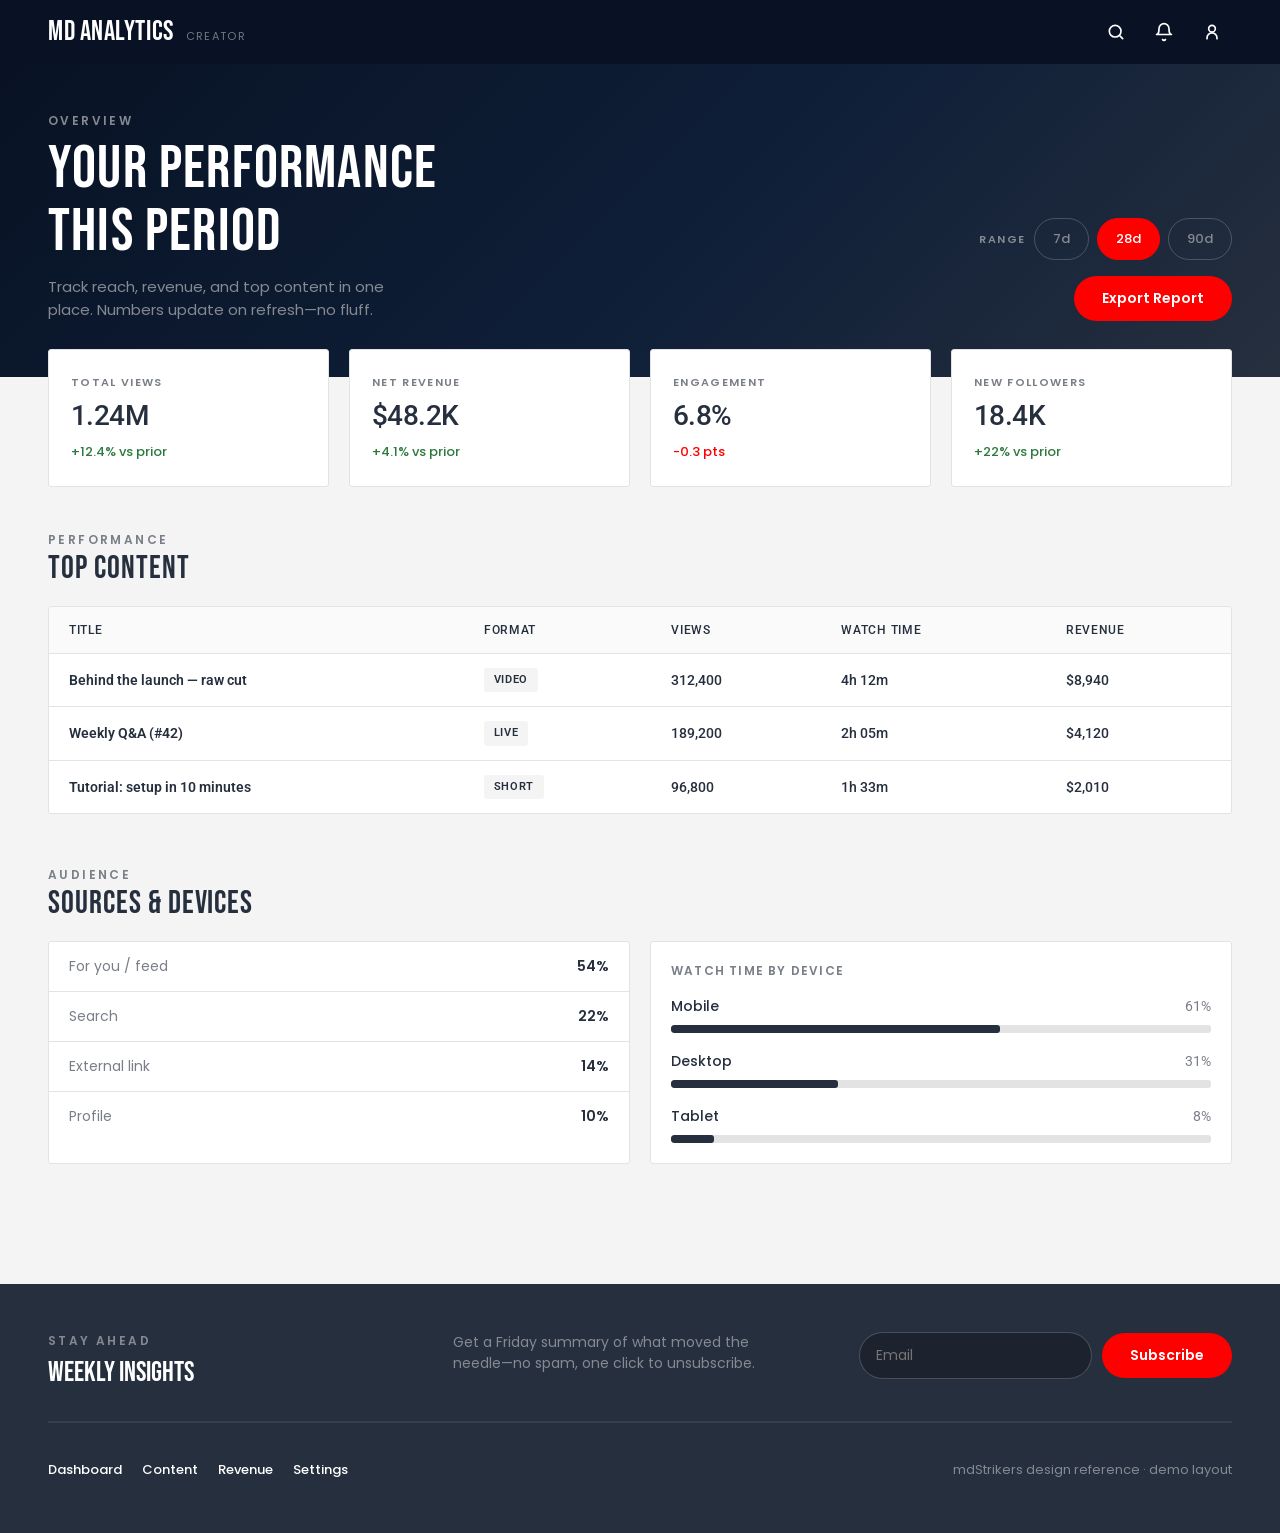
<file: design_systems/creator-analytics.html>
<!DOCTYPE html>
<html lang="en">
<head>
  <meta charset="UTF-8" />
  <meta name="viewport" content="width=device-width, initial-scale=1" />
  <title>Creator Analytics — Dashboard</title>
  <link rel="preconnect" href="https://fonts.googleapis.com" />
  <link rel="preconnect" href="https://fonts.gstatic.com" crossorigin />
  <link href="https://fonts.googleapis.com/css2?family=Bebas+Neue&family=Poppins:wght@400;500;600;700&family=Roboto:wght@400;500&display=swap" rel="stylesheet" />
  <style>
    :root {
      --bg-wash: #f4f4f4;
      --surface: #ffffff;
      --hero-dark: #081224;
      --footer-band: #262f3e;
      --deep-ui: #101010;
      --text-body: #797e87;
      --text-heading: #262f3e;
      --text-on-dark-muted: #848992;
      --text-on-dark: #ffffff;
      --accent: #ff0000;
      --hairline: #e3e3e3;
      --max: 1308px;
      --pad-x: 48px;
      --transition: 0.3s ease;
    }

    *,
    *::before,
    *::after {
      box-sizing: border-box;
    }

    body {
      margin: 0;
      font-family: "Poppins", system-ui, sans-serif;
      font-size: 16px;
      line-height: 1.5;
      color: var(--text-body);
      background: var(--bg-wash);
      min-height: 100vh;
    }

    a {
      color: inherit;
      text-decoration: none;
      transition: color var(--transition);
    }

    a:hover {
      color: var(--accent);
    }

    .shell {
      max-width: var(--max);
      margin: 0 auto;
      padding-left: var(--pad-x);
      padding-right: var(--pad-x);
    }

    /* —— Header (scheme_dark) —— */
    .top-bar {
      background: var(--hero-dark);
      color: var(--text-on-dark-muted);
      font-size: 14px;
    }

    .top-bar__inner {
      display: flex;
      align-items: center;
      justify-content: space-between;
      min-height: 64px;
      gap: 24px;
    }

    .brand {
      display: flex;
      align-items: baseline;
      gap: 12px;
    }

    .brand__mark {
      font-family: "Bebas Neue", Impact, sans-serif;
      font-size: 28px;
      letter-spacing: 0.02em;
      color: var(--text-on-dark);
      line-height: 1;
    }

    .brand__tag {
      font-size: 11px;
      text-transform: uppercase;
      letter-spacing: 0.12em;
      opacity: 0.85;
    }

    .nav-actions {
      display: flex;
      align-items: center;
      gap: 8px;
    }

    .nav-actions a {
      display: inline-flex;
      align-items: center;
      justify-content: center;
      width: 40px;
      height: 40px;
      border-radius: 3px;
      color: var(--text-on-dark);
    }

    .nav-actions a:hover {
      color: var(--accent);
      background: rgba(255, 255, 255, 0.06);
    }

    .nav-actions svg {
      width: 20px;
      height: 20px;
      stroke: currentColor;
      fill: none;
      stroke-width: 2;
    }

    /* —— Hero band —— */
    .hero {
      background: linear-gradient(135deg, var(--hero-dark) 0%, #0f1f38 55%, var(--footer-band) 100%);
      color: var(--text-on-dark);
      padding: 48px 0 56px;
    }

    .hero__subtitle {
      display: block;
      font-size: 12px;
      font-weight: 600;
      letter-spacing: 0.2em;
      text-transform: uppercase;
      color: var(--text-on-dark-muted);
      margin-bottom: 8px;
    }

    .hero__title {
      font-family: "Bebas Neue", Impact, sans-serif;
      font-size: clamp(2.5rem, 5vw, 3.75rem);
      font-weight: 400;
      line-height: 1.05;
      letter-spacing: 0.02em;
      margin: 0 0 12px;
      color: var(--text-on-dark);
    }

    .hero__lead {
      max-width: 42ch;
      margin: 0;
      font-size: 15px;
      color: var(--text-on-dark-muted);
    }

    .hero__row {
      display: flex;
      flex-wrap: wrap;
      align-items: flex-end;
      justify-content: space-between;
      gap: 24px;
    }

    .period {
      display: flex;
      align-items: center;
      gap: 8px;
      flex-wrap: wrap;
    }

    .period__label {
      font-size: 11px;
      font-weight: 600;
      letter-spacing: 0.14em;
      text-transform: uppercase;
      color: var(--text-on-dark-muted);
    }

    .period button {
      font-family: inherit;
      font-size: 13px;
      font-weight: 500;
      padding: 10px 18px;
      border-radius: 32px;
      border: 1px solid rgba(255, 255, 255, 0.2);
      background: transparent;
      color: var(--text-on-dark-muted);
      cursor: pointer;
      transition: background var(--transition), color var(--transition), border-color var(--transition);
    }

    .period button:hover {
      color: var(--text-on-dark);
      border-color: rgba(255, 255, 255, 0.35);
    }

    .period button.is-active {
      background: var(--accent);
      border-color: var(--accent);
      color: #fff;
    }

    .btn-primary {
      display: inline-flex;
      align-items: center;
      justify-content: center;
      font-family: inherit;
      font-size: 14px;
      font-weight: 600;
      padding: 12px 28px;
      border: none;
      border-radius: 32px;
      background: var(--accent);
      color: #fff;
      cursor: pointer;
      transition: filter var(--transition), transform 0.2s ease;
    }

    .btn-primary:hover {
      filter: brightness(1.08);
    }

    /* —— Main stats (white band) —— */
    .main {
      margin-top: -28px;
      padding-bottom: 72px;
    }

    .stat-grid {
      display: grid;
      grid-template-columns: repeat(4, 1fr);
      gap: 20px;
      margin-bottom: 40px;
    }

    .stat-card {
      background: var(--surface);
      border: 1px solid var(--hairline);
      border-radius: 3px;
      padding: 24px 22px;
      transition: border-color var(--transition);
    }

    .stat-card:hover {
      border-color: #c8c8c8;
    }

    .stat-card__label {
      font-size: 11px;
      font-weight: 600;
      letter-spacing: 0.12em;
      text-transform: uppercase;
      color: var(--text-body);
      margin-bottom: 8px;
    }

    .stat-card__value {
      font-family: "Roboto", sans-serif;
      font-size: 28px;
      font-weight: 500;
      color: var(--text-heading);
      line-height: 1.2;
      letter-spacing: -0.02em;
    }

    .stat-card__delta {
      margin-top: 10px;
      font-size: 13px;
      font-weight: 500;
    }

    .stat-card__delta--up {
      color: #2d7a3e;
    }

    .stat-card__delta--down {
      color: var(--accent);
    }

    /* —— Section: table —— */
    .section {
      margin-bottom: 48px;
    }

    .section__subtitle {
      font-size: 12px;
      font-weight: 600;
      letter-spacing: 0.2em;
      text-transform: uppercase;
      color: var(--text-body);
      margin-bottom: 6px;
    }

    .section__title {
      font-family: "Bebas Neue", Impact, sans-serif;
      font-size: 2rem;
      font-weight: 400;
      letter-spacing: 0.03em;
      color: var(--text-heading);
      margin: 0 0 20px;
      line-height: 1.1;
    }

    .panel {
      background: var(--surface);
      border: 1px solid var(--hairline);
      border-radius: 3px;
      overflow: hidden;
    }

    .data-table-wrap {
      overflow-x: auto;
    }

    table.data-table {
      width: 100%;
      border-collapse: collapse;
      font-family: "Roboto", sans-serif;
      font-size: 14px;
    }

    .data-table th,
    .data-table td {
      padding: 14px 20px;
      text-align: left;
      border-bottom: 1px solid var(--hairline);
    }

    .data-table th {
      font-weight: 500;
      color: var(--text-heading);
      background: #fafafa;
      font-size: 12px;
      letter-spacing: 0.06em;
      text-transform: uppercase;
    }

    .data-table tbody tr:last-child td {
      border-bottom: none;
    }

    .data-table tbody tr:hover td {
      background: #f9fafb;
    }

    .data-table td.num {
      font-variant-numeric: tabular-nums;
      font-weight: 500;
      color: var(--text-heading);
    }

    .pill {
      display: inline-block;
      font-size: 11px;
      font-weight: 600;
      letter-spacing: 0.06em;
      text-transform: uppercase;
      padding: 4px 10px;
      border-radius: 3px;
      background: var(--bg-wash);
      color: var(--text-heading);
    }

    /* —— Audience strip —— */
    .split {
      display: grid;
      grid-template-columns: 1fr 1fr;
      gap: 20px;
    }

    .mini-list {
      list-style: none;
      margin: 0;
      padding: 0;
    }

    .mini-list li {
      display: flex;
      justify-content: space-between;
      align-items: center;
      padding: 14px 20px;
      border-bottom: 1px solid var(--hairline);
      font-size: 14px;
    }

    .mini-list li:last-child {
      border-bottom: none;
    }

    .mini-list strong {
      color: var(--text-heading);
      font-weight: 600;
    }

    .bar {
      height: 8px;
      background: var(--hairline);
      border-radius: 3px;
      overflow: hidden;
      margin-top: 8px;
    }

    .bar > span {
      display: block;
      height: 100%;
      background: var(--text-heading);
      border-radius: 3px;
    }

    /* —— Footer —— */
    .footer {
      background: var(--footer-band);
      color: var(--text-on-dark-muted);
      font-size: 14px;
      padding: 48px 0 40px;
    }

    .footer__divider {
      height: 2px;
      background: rgba(255, 255, 255, 0.08);
      margin: 32px 0 24px;
    }

    .footer__row {
      display: flex;
      flex-wrap: wrap;
      justify-content: space-between;
      align-items: center;
      gap: 16px;
    }

    .footer__links {
      display: flex;
      flex-wrap: wrap;
      gap: 20px;
    }

    .footer__links a {
      color: var(--text-on-dark);
      font-weight: 500;
      font-size: 13px;
    }

    .footer__links a:hover {
      color: var(--accent);
    }

    .footer__copy {
      font-size: 13px;
    }

    .footer__cta {
      display: grid;
      grid-template-columns: repeat(3, 1fr);
      gap: 32px;
      align-items: start;
    }

    .btn-primary:focus-visible,
    .period button:focus-visible,
    a:focus-visible {
      outline: 2px solid var(--accent);
      outline-offset: 2px;
    }

    @media (max-width: 1024px) {
      :root {
        --pad-x: 28px;
      }

      .stat-grid {
        grid-template-columns: repeat(2, 1fr);
      }

      .split {
        grid-template-columns: 1fr;
      }

      .footer__cta {
        grid-template-columns: 1fr;
      }
    }

    @media (max-width: 767px) {
      :root {
        --pad-x: 16px;
      }

      .hero {
        padding: 36px 0 44px;
      }

      .stat-grid {
        grid-template-columns: 1fr;
      }

      .top-bar__inner {
        flex-direction: column;
        align-items: flex-start;
        padding-top: 16px;
        padding-bottom: 16px;
      }

      .hero__row {
        flex-direction: column;
        align-items: flex-start;
      }
    }
  </style>
</head>
<body>
  <header class="top-bar">
    <div class="shell top-bar__inner">
      <div class="brand">
        <span class="brand__mark">MD ANALYTICS</span>
        <span class="brand__tag">Creator</span>
      </div>
      <nav class="nav-actions" aria-label="Account">
        <a href="#" title="Search" aria-label="Search">
          <svg viewBox="0 0 24 24"><circle cx="11" cy="11" r="7" /><path d="M20 20l-3-3" stroke-linecap="round" /></svg>
        </a>
        <a href="#" title="Notifications" aria-label="Notifications">
          <svg viewBox="0 0 24 24"><path d="M18 8a6 6 0 10-12 0c0 7-3 7-3 7h18s-3 0-3-7M13.73 21a2 2 0 01-3.46 0" stroke-linecap="round" stroke-linejoin="round" /></svg>
        </a>
        <a href="#" title="Account" aria-label="Account">
          <svg viewBox="0 0 24 24"><circle cx="12" cy="8" r="4" /><path d="M6 20v-1a6 6 0 0112 0v1" stroke-linecap="round" /></svg>
        </a>
      </nav>
    </div>
  </header>

  <section class="hero">
    <div class="shell hero__row">
      <div>
        <span class="hero__subtitle">Overview</span>
        <h1 class="hero__title">Your performance<br />this period</h1>
        <p class="hero__lead">
          Track reach, revenue, and top content in one place. Numbers update on refresh—no fluff.
        </p>
      </div>
      <div style="display: flex; flex-direction: column; align-items: flex-end; gap: 16px;">
        <div class="period" role="group" aria-label="Date range">
          <span class="period__label">Range</span>
          <button type="button">7d</button>
          <button type="button" class="is-active">28d</button>
          <button type="button">90d</button>
        </div>
        <button type="button" class="btn-primary">Export Report</button>
      </div>
    </div>
  </section>

  <main class="main">
    <div class="shell">
      <div class="stat-grid">
        <article class="stat-card">
          <div class="stat-card__label">Total views</div>
          <div class="stat-card__value">1.24M</div>
          <div class="stat-card__delta stat-card__delta--up">+12.4% vs prior</div>
        </article>
        <article class="stat-card">
          <div class="stat-card__label">Net revenue</div>
          <div class="stat-card__value">$48.2K</div>
          <div class="stat-card__delta stat-card__delta--up">+4.1% vs prior</div>
        </article>
        <article class="stat-card">
          <div class="stat-card__label">Engagement</div>
          <div class="stat-card__value">6.8%</div>
          <div class="stat-card__delta stat-card__delta--down">-0.3 pts</div>
        </article>
        <article class="stat-card">
          <div class="stat-card__label">New followers</div>
          <div class="stat-card__value">18.4K</div>
          <div class="stat-card__delta stat-card__delta--up">+22% vs prior</div>
        </article>
      </div>

      <section class="section" aria-labelledby="top-content-heading">
        <span class="section__subtitle">Performance</span>
        <h2 id="top-content-heading" class="section__title">Top content</h2>
        <div class="panel data-table-wrap">
          <table class="data-table">
            <thead>
              <tr>
                <th>Title</th>
                <th>Format</th>
                <th>Views</th>
                <th>Watch time</th>
                <th>Revenue</th>
              </tr>
            </thead>
            <tbody>
              <tr>
                <td><strong style="color: var(--text-heading); font-weight: 600;">Behind the launch — raw cut</strong></td>
                <td><span class="pill">Video</span></td>
                <td class="num">312,400</td>
                <td class="num">4h 12m</td>
                <td class="num">$8,940</td>
              </tr>
              <tr>
                <td><strong style="color: var(--text-heading); font-weight: 600;">Weekly Q&amp;A (#42)</strong></td>
                <td><span class="pill">Live</span></td>
                <td class="num">189,200</td>
                <td class="num">2h 05m</td>
                <td class="num">$4,120</td>
              </tr>
              <tr>
                <td><strong style="color: var(--text-heading); font-weight: 600;">Tutorial: setup in 10 minutes</strong></td>
                <td><span class="pill">Short</span></td>
                <td class="num">96,800</td>
                <td class="num">1h 33m</td>
                <td class="num">$2,010</td>
              </tr>
            </tbody>
          </table>
        </div>
      </section>

      <section class="section" aria-labelledby="audience-heading">
        <span class="section__subtitle">Audience</span>
        <h2 id="audience-heading" class="section__title">Sources &amp; devices</h2>
        <div class="split">
          <div class="panel">
            <ul class="mini-list">
              <li>
                <span>For you / feed</span>
                <strong>54%</strong>
              </li>
              <li>
                <span>Search</span>
                <strong>22%</strong>
              </li>
              <li>
                <span>External link</span>
                <strong>14%</strong>
              </li>
              <li>
                <span>Profile</span>
                <strong>10%</strong>
              </li>
            </ul>
          </div>
          <div class="panel" style="padding: 20px;">
            <div style="font-size: 12px; font-weight: 600; letter-spacing: 0.1em; text-transform: uppercase; color: var(--text-body); margin-bottom: 16px;">
              Watch time by device
            </div>
            <div style="margin-bottom: 18px;">
              <div style="display: flex; justify-content: space-between; font-size: 14px; margin-bottom: 6px;">
                <span style="color: var(--text-heading); font-weight: 500;">Mobile</span>
                <span class="num" style="font-family: Roboto, sans-serif;">61%</span>
              </div>
              <div class="bar"><span style="width: 61%;"></span></div>
            </div>
            <div style="margin-bottom: 18px;">
              <div style="display: flex; justify-content: space-between; font-size: 14px; margin-bottom: 6px;">
                <span style="color: var(--text-heading); font-weight: 500;">Desktop</span>
                <span class="num" style="font-family: Roboto, sans-serif;">31%</span>
              </div>
              <div class="bar"><span style="width: 31%;"></span></div>
            </div>
            <div>
              <div style="display: flex; justify-content: space-between; font-size: 14px; margin-bottom: 6px;">
                <span style="color: var(--text-heading); font-weight: 500;">Tablet</span>
                <span class="num" style="font-family: Roboto, sans-serif;">8%</span>
              </div>
              <div class="bar"><span style="width: 8%;"></span></div>
            </div>
          </div>
        </div>
      </section>
    </div>
  </main>

  <footer class="footer">
    <div class="shell">
      <div class="footer__cta">
        <div>
          <div class="section__subtitle" style="color: var(--text-on-dark-muted); margin-bottom: 8px;">Stay ahead</div>
          <div style="font-family: 'Bebas Neue', Impact, sans-serif; font-size: 1.75rem; color: var(--text-on-dark); line-height: 1.1;">
            Weekly insights
          </div>
        </div>
        <p style="margin: 0; max-width: 36ch;">
          Get a Friday summary of what moved the needle—no spam, one click to unsubscribe.
        </p>
        <div style="display: flex; flex-wrap: wrap; gap: 10px; align-items: center;">
          <input
            type="email"
            placeholder="Email"
            aria-label="Email for digest"
            style="flex: 1; min-width: 160px; padding: 12px 16px; border: 1px solid rgba(255,255,255,0.2); border-radius: 32px; background: rgba(0,0,0,0.25); color: #fff; font-family: inherit; font-size: 14px;"
          />
          <button type="button" class="btn-primary">Subscribe</button>
        </div>
      </div>
      <div class="footer__divider"></div>
      <div class="footer__row">
        <div class="footer__links">
          <a href="#">Dashboard</a>
          <a href="#">Content</a>
          <a href="#">Revenue</a>
          <a href="#">Settings</a>
        </div>
        <p class="footer__copy">mdStrikers design reference · demo layout</p>
      </div>
    </div>
  </footer>
</body>
</html>
</file>
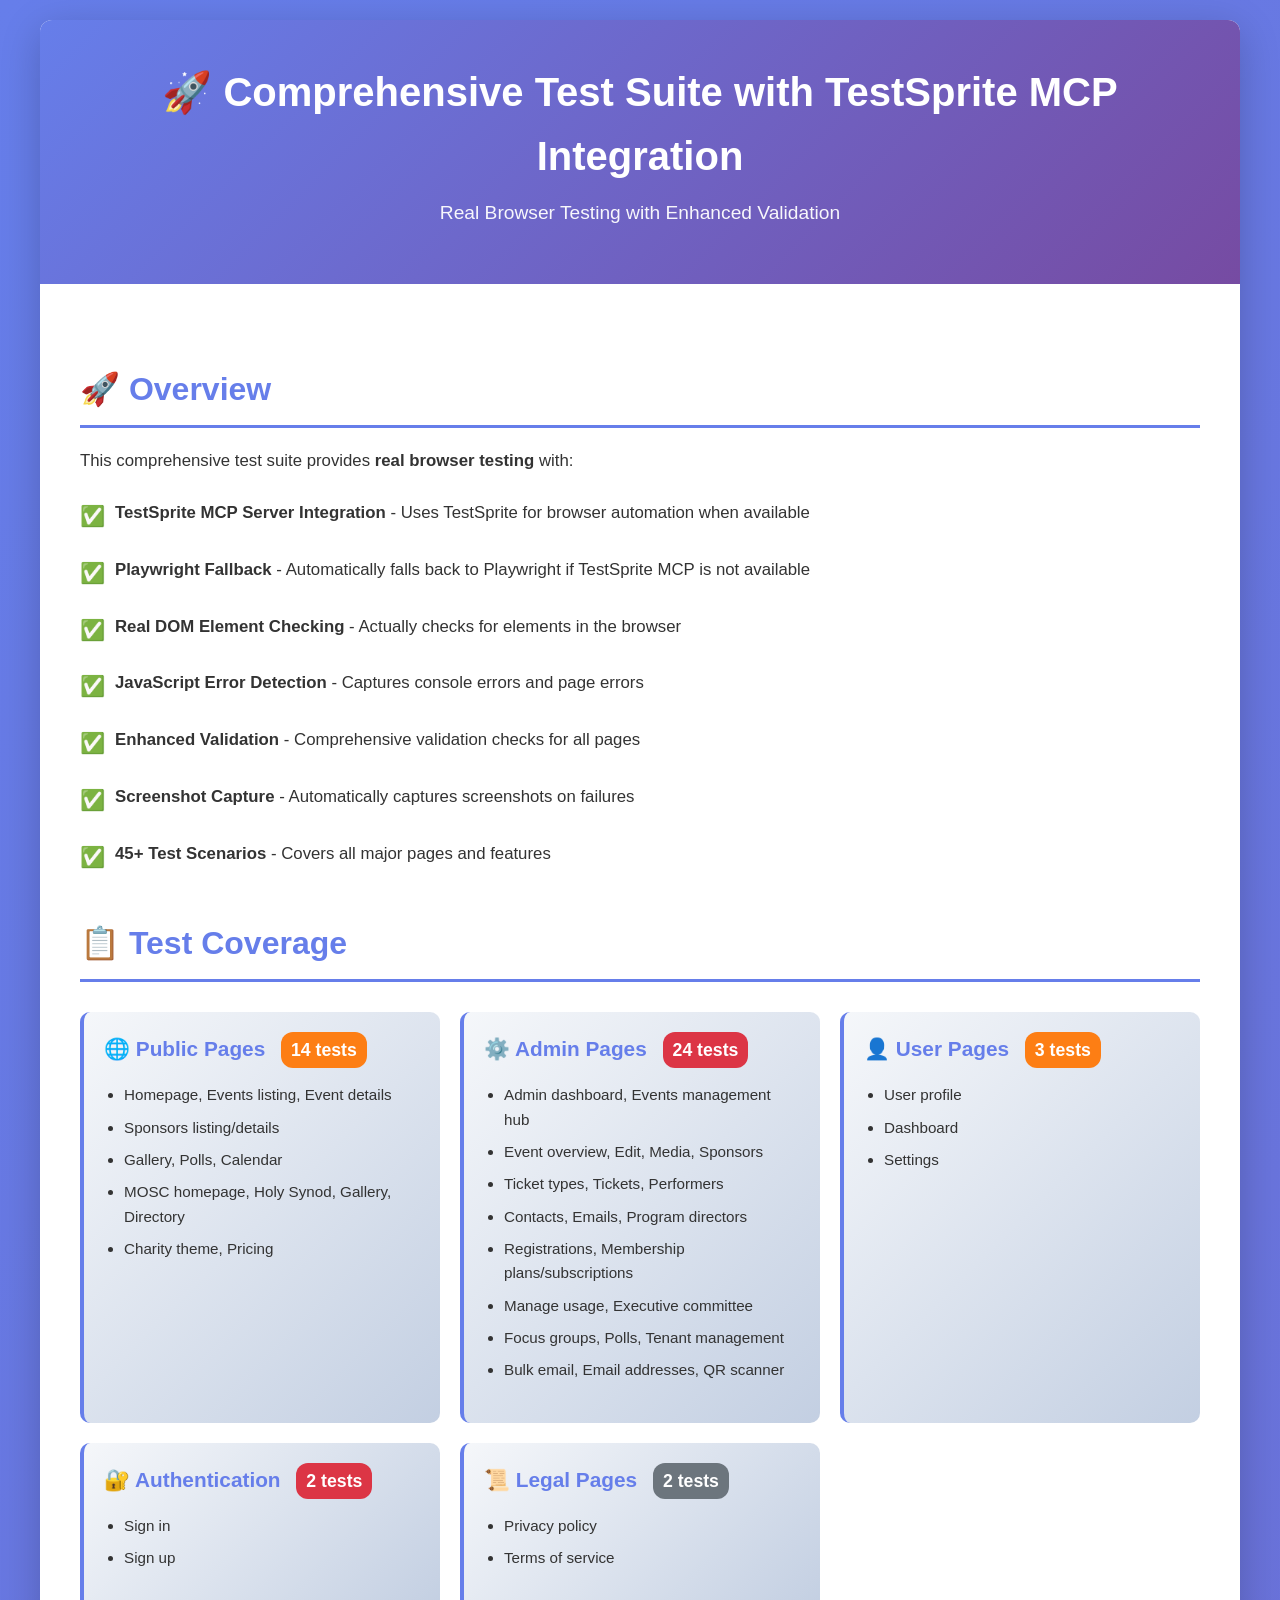
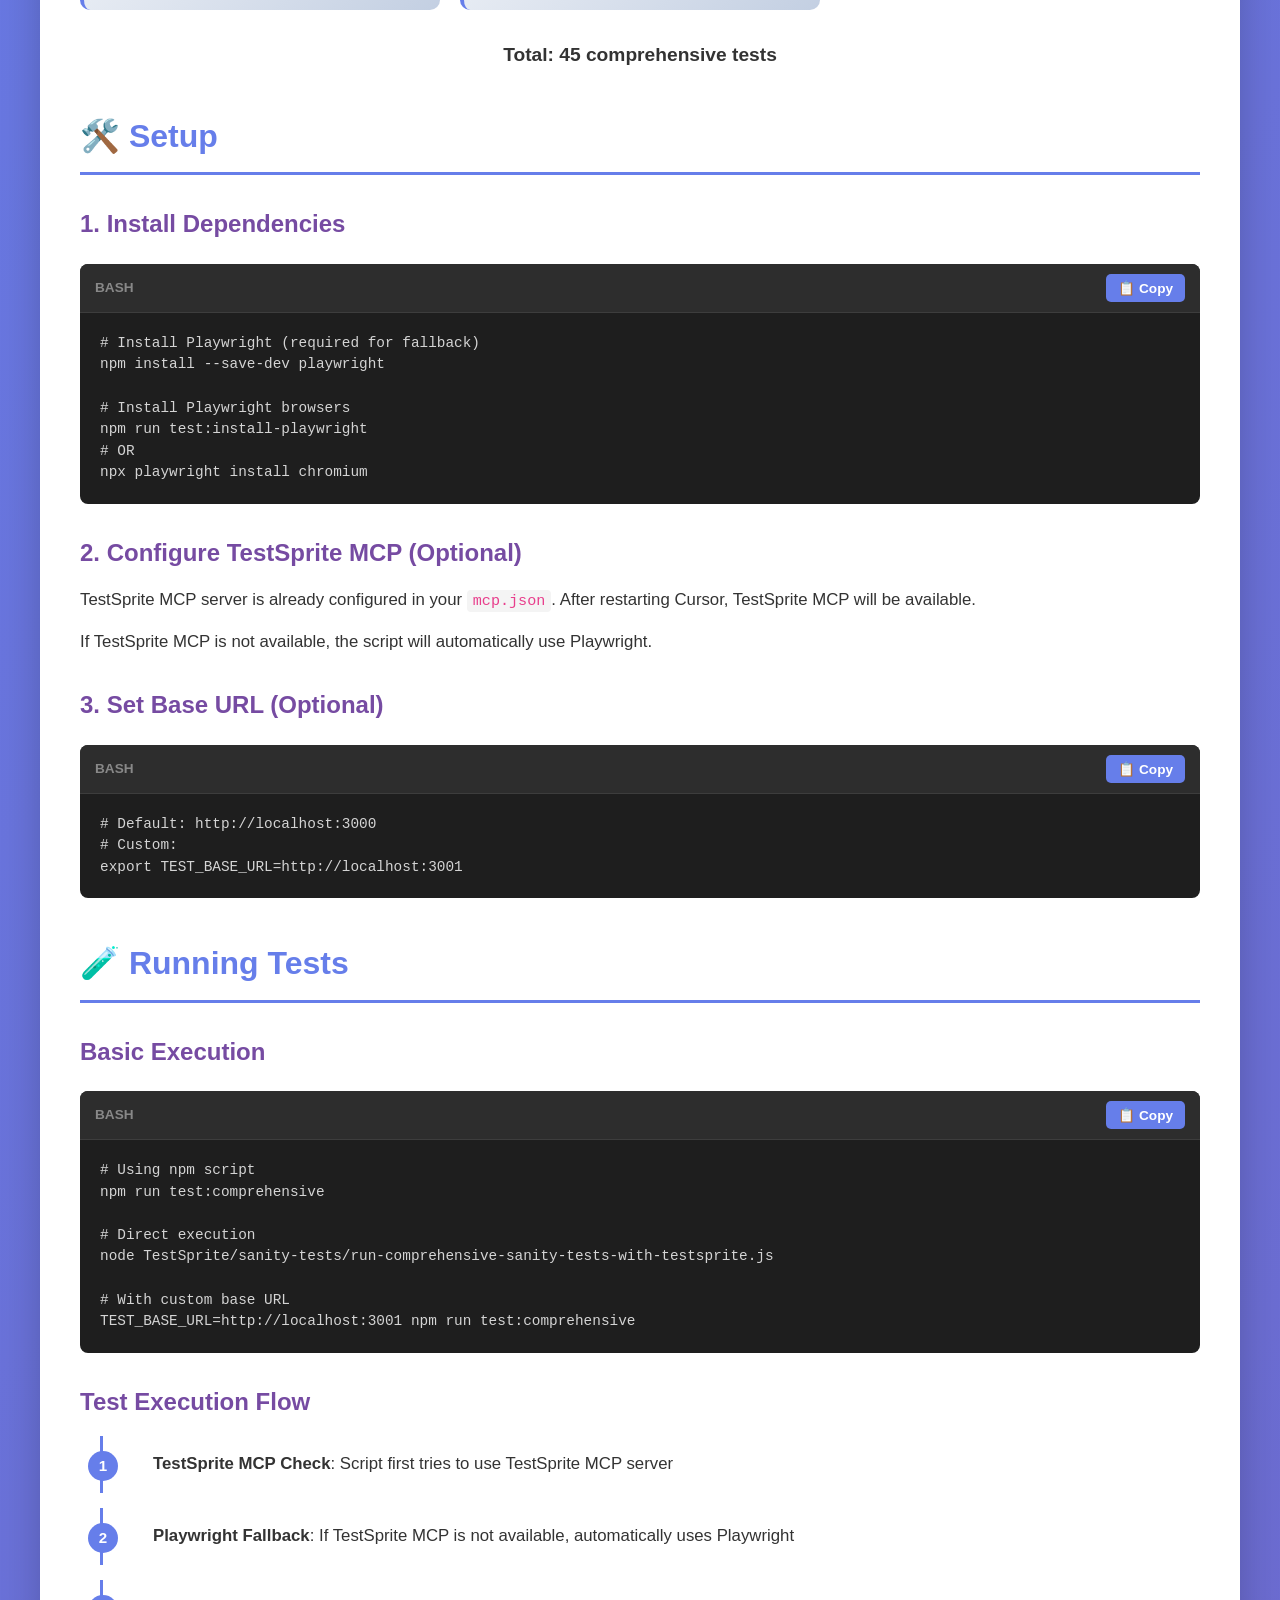
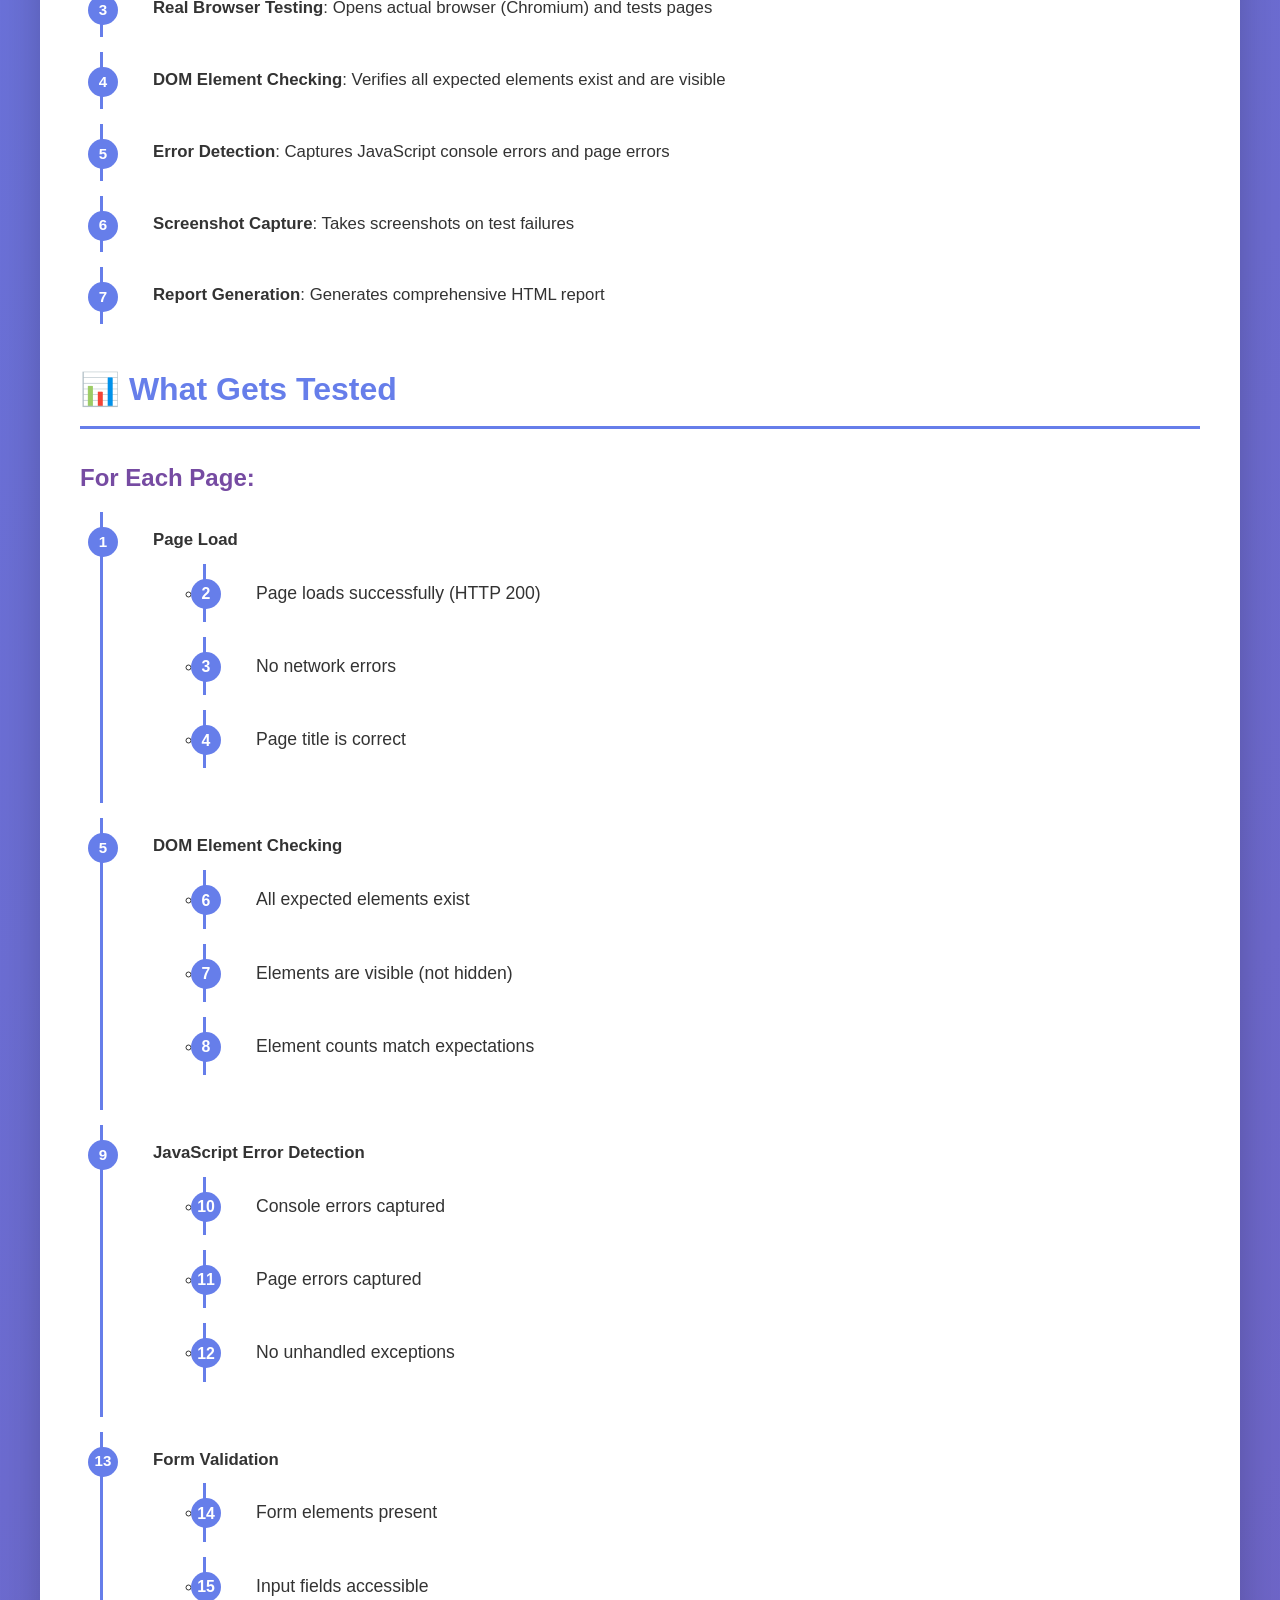
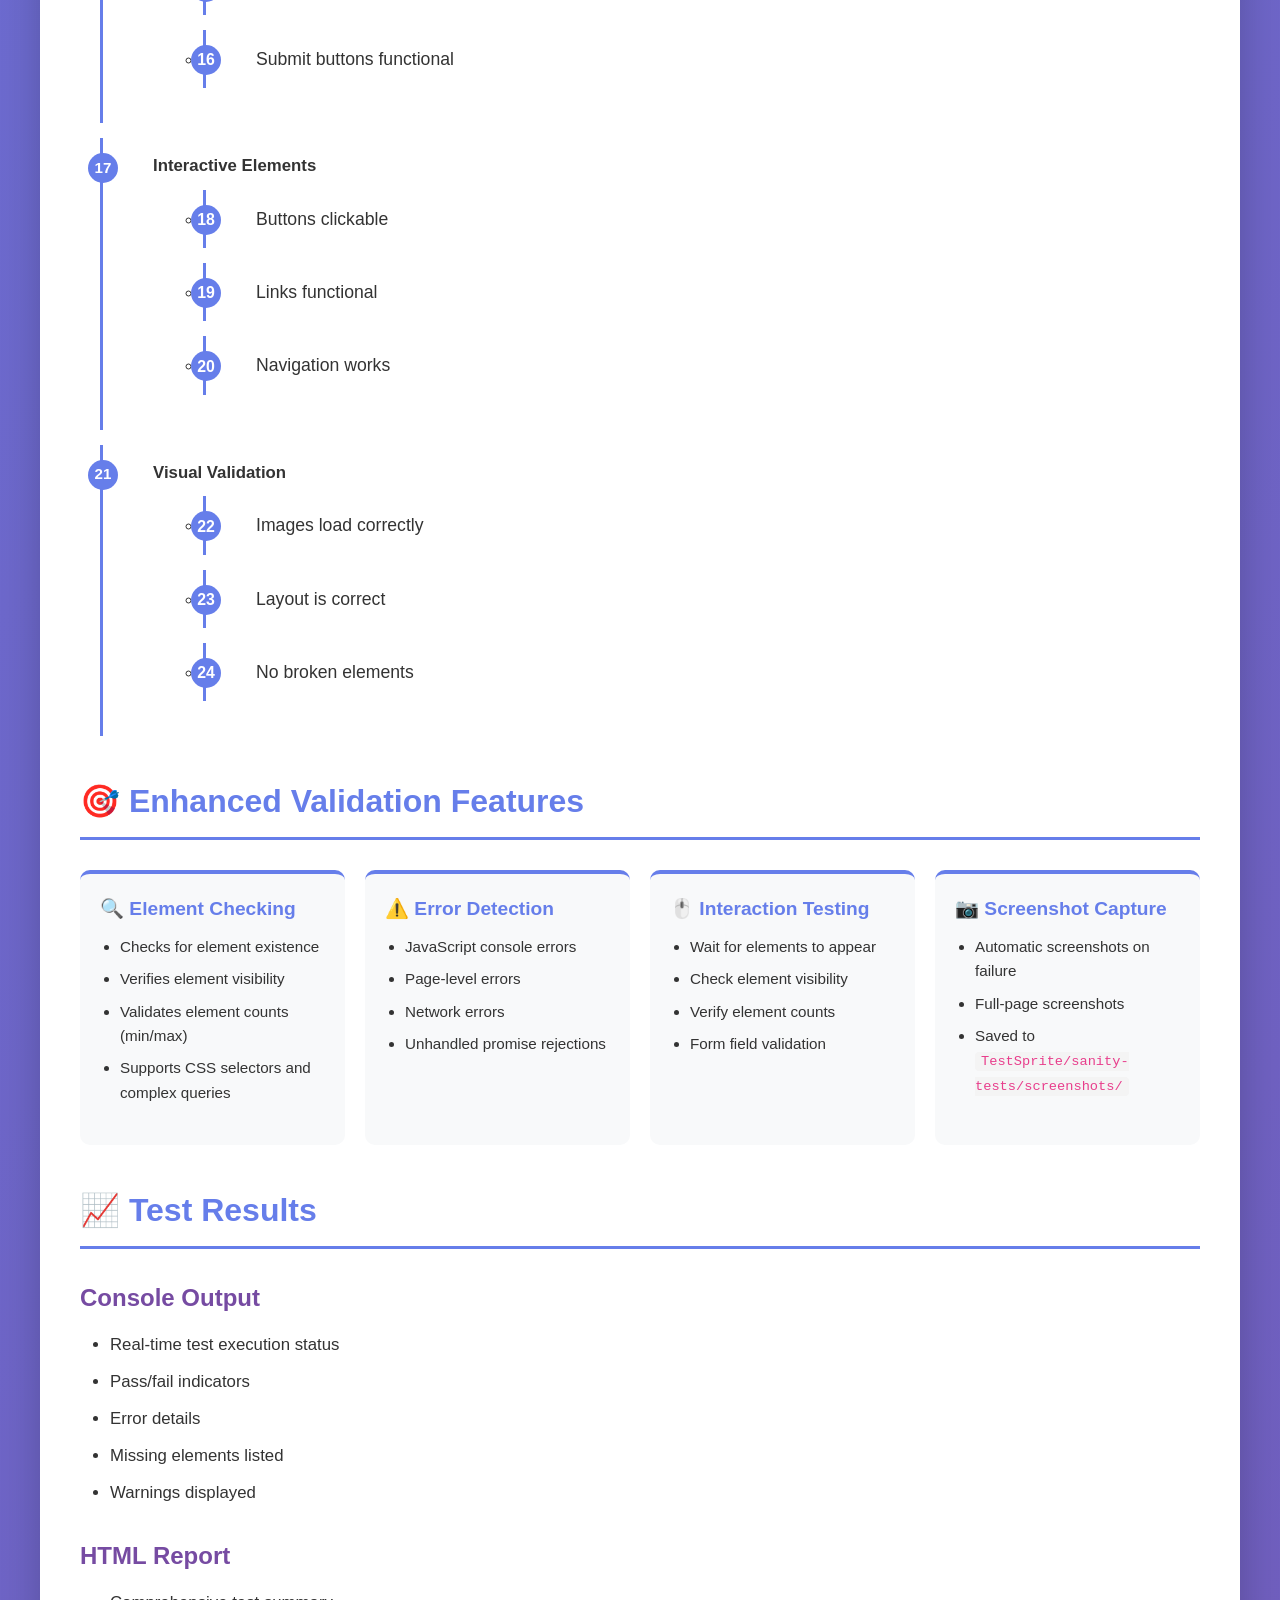
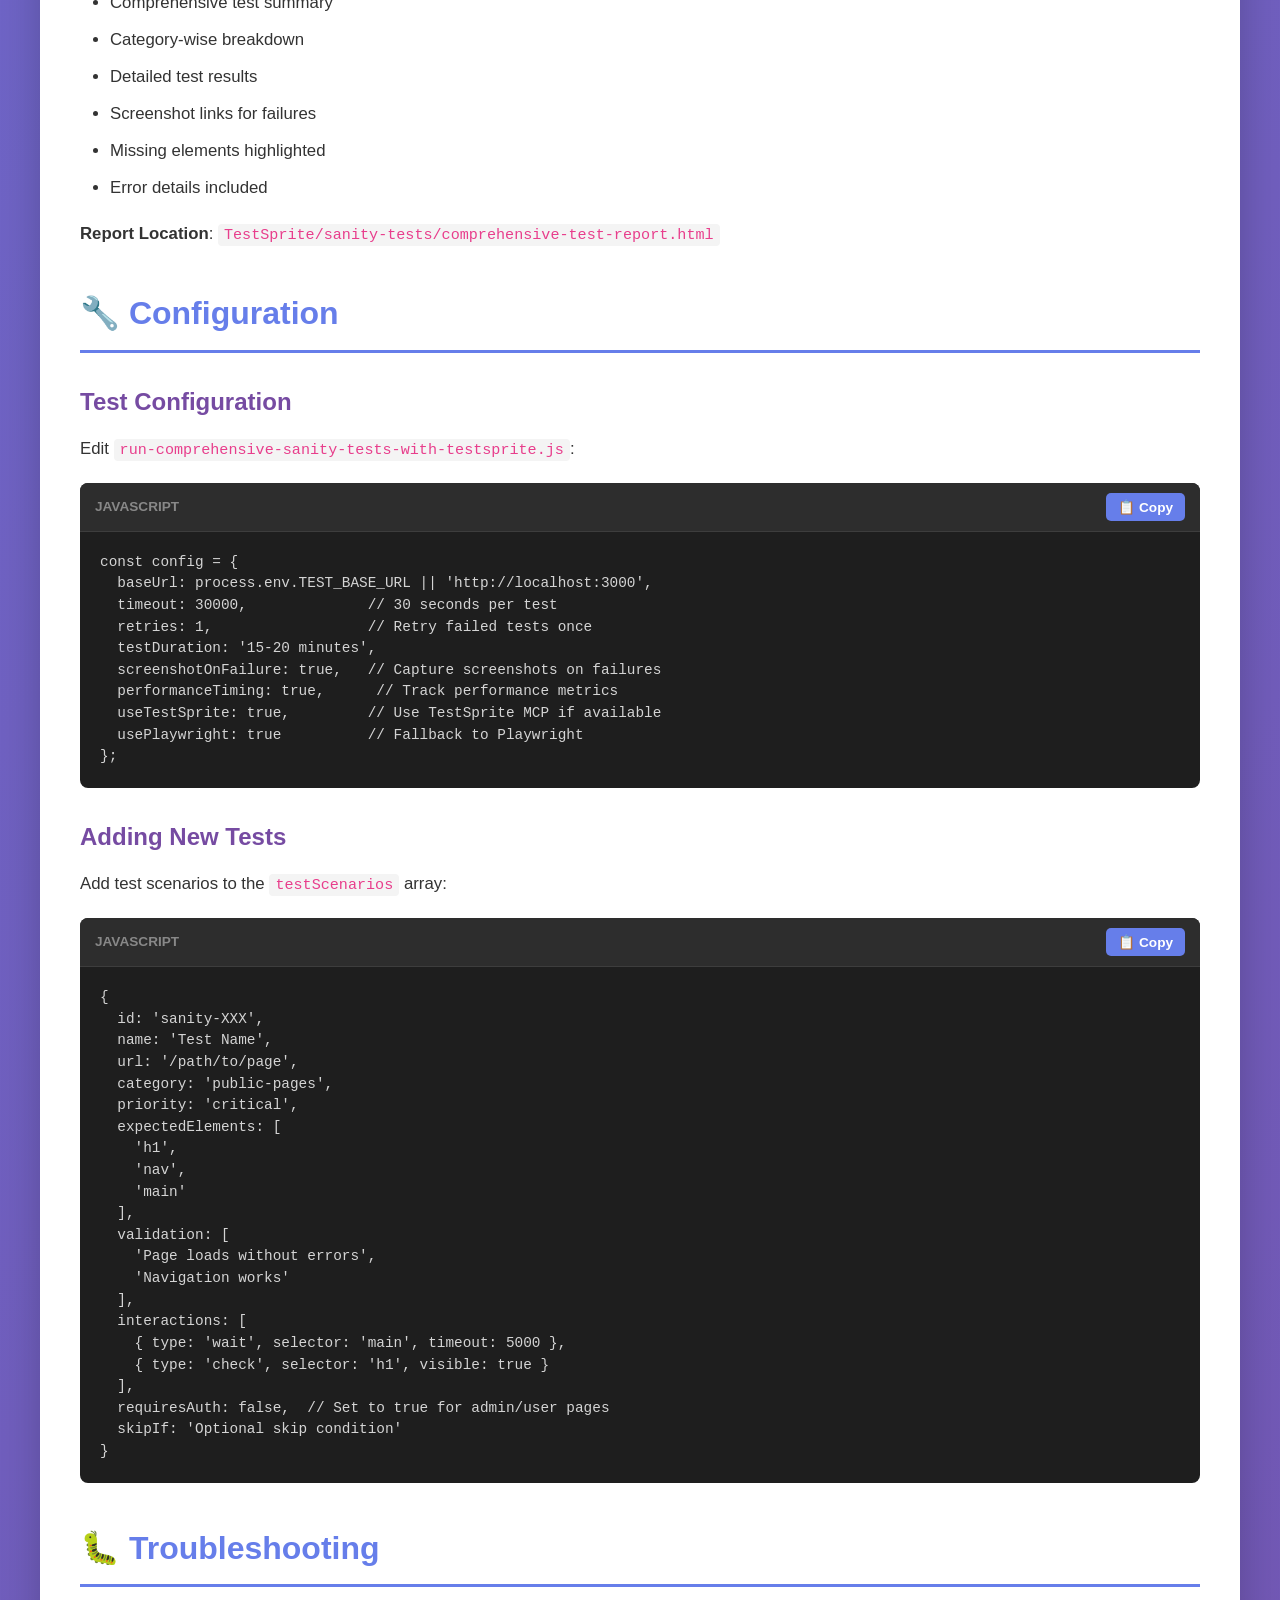
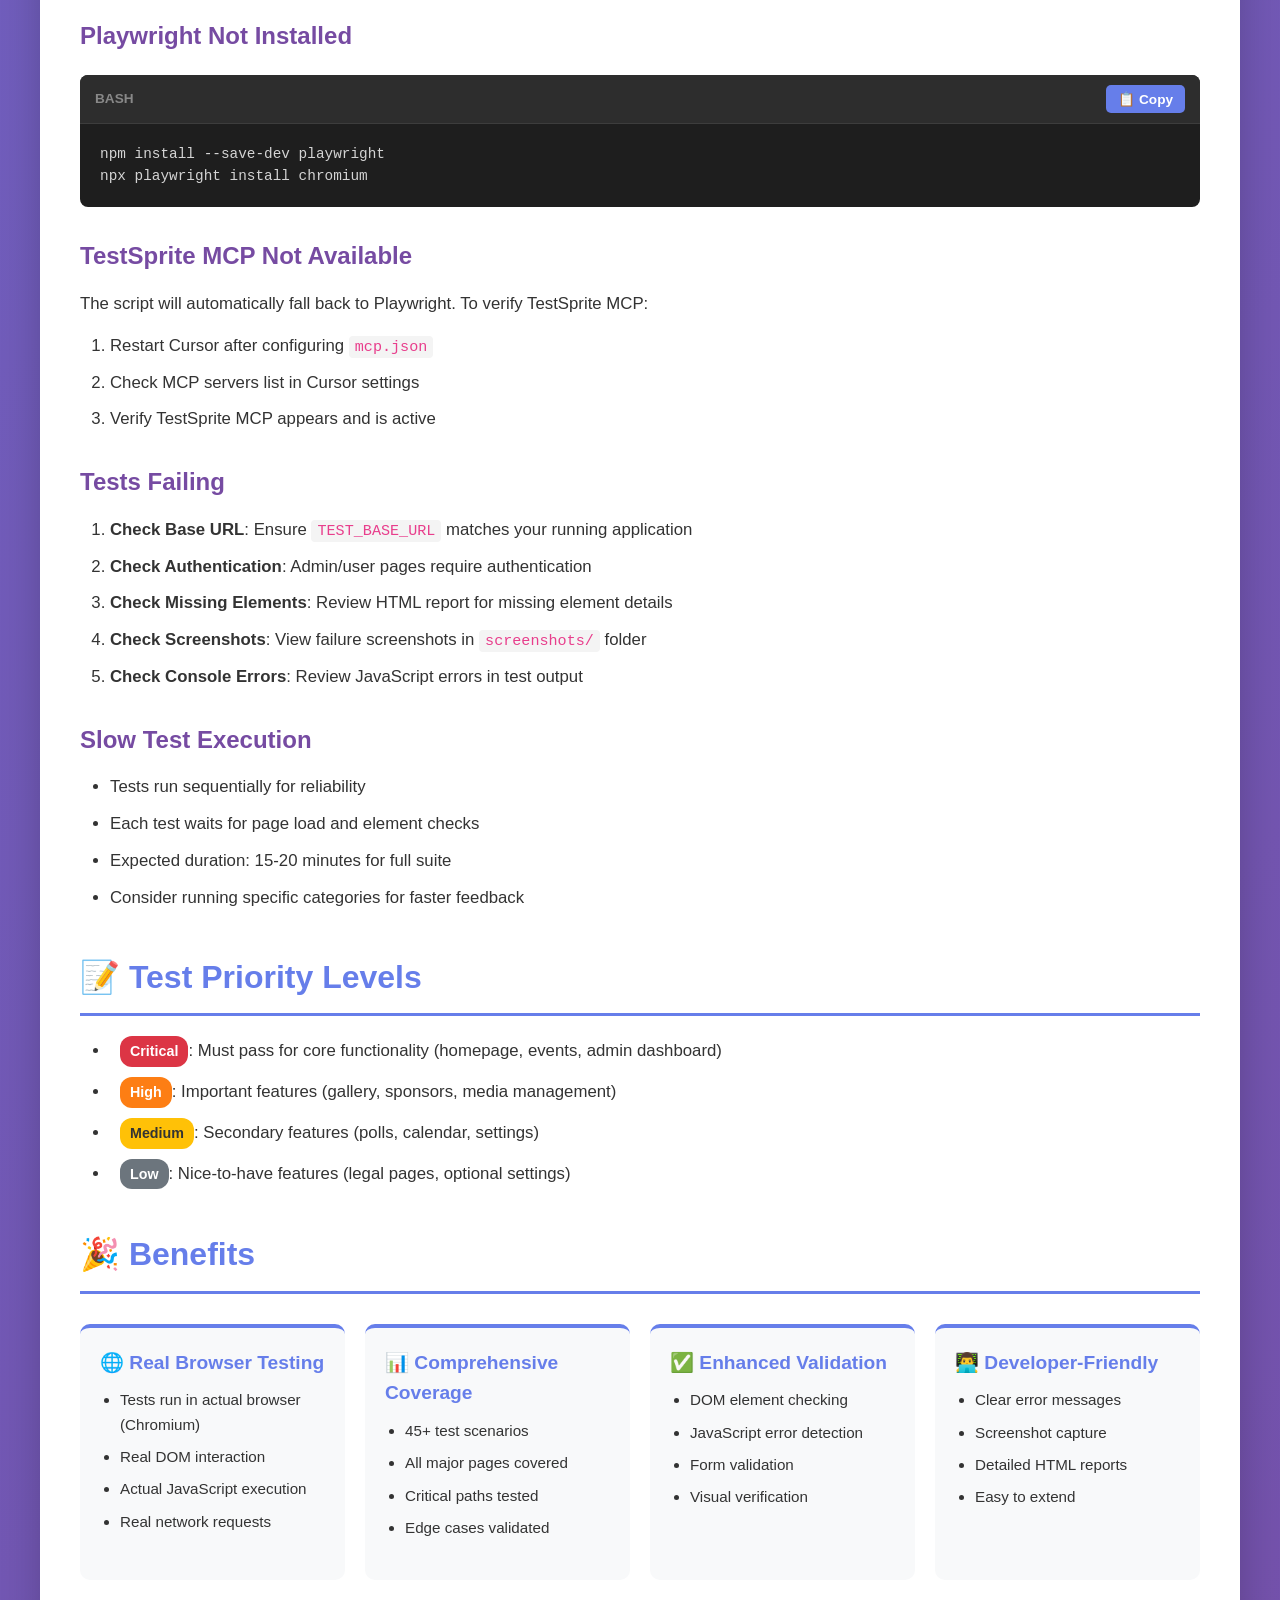
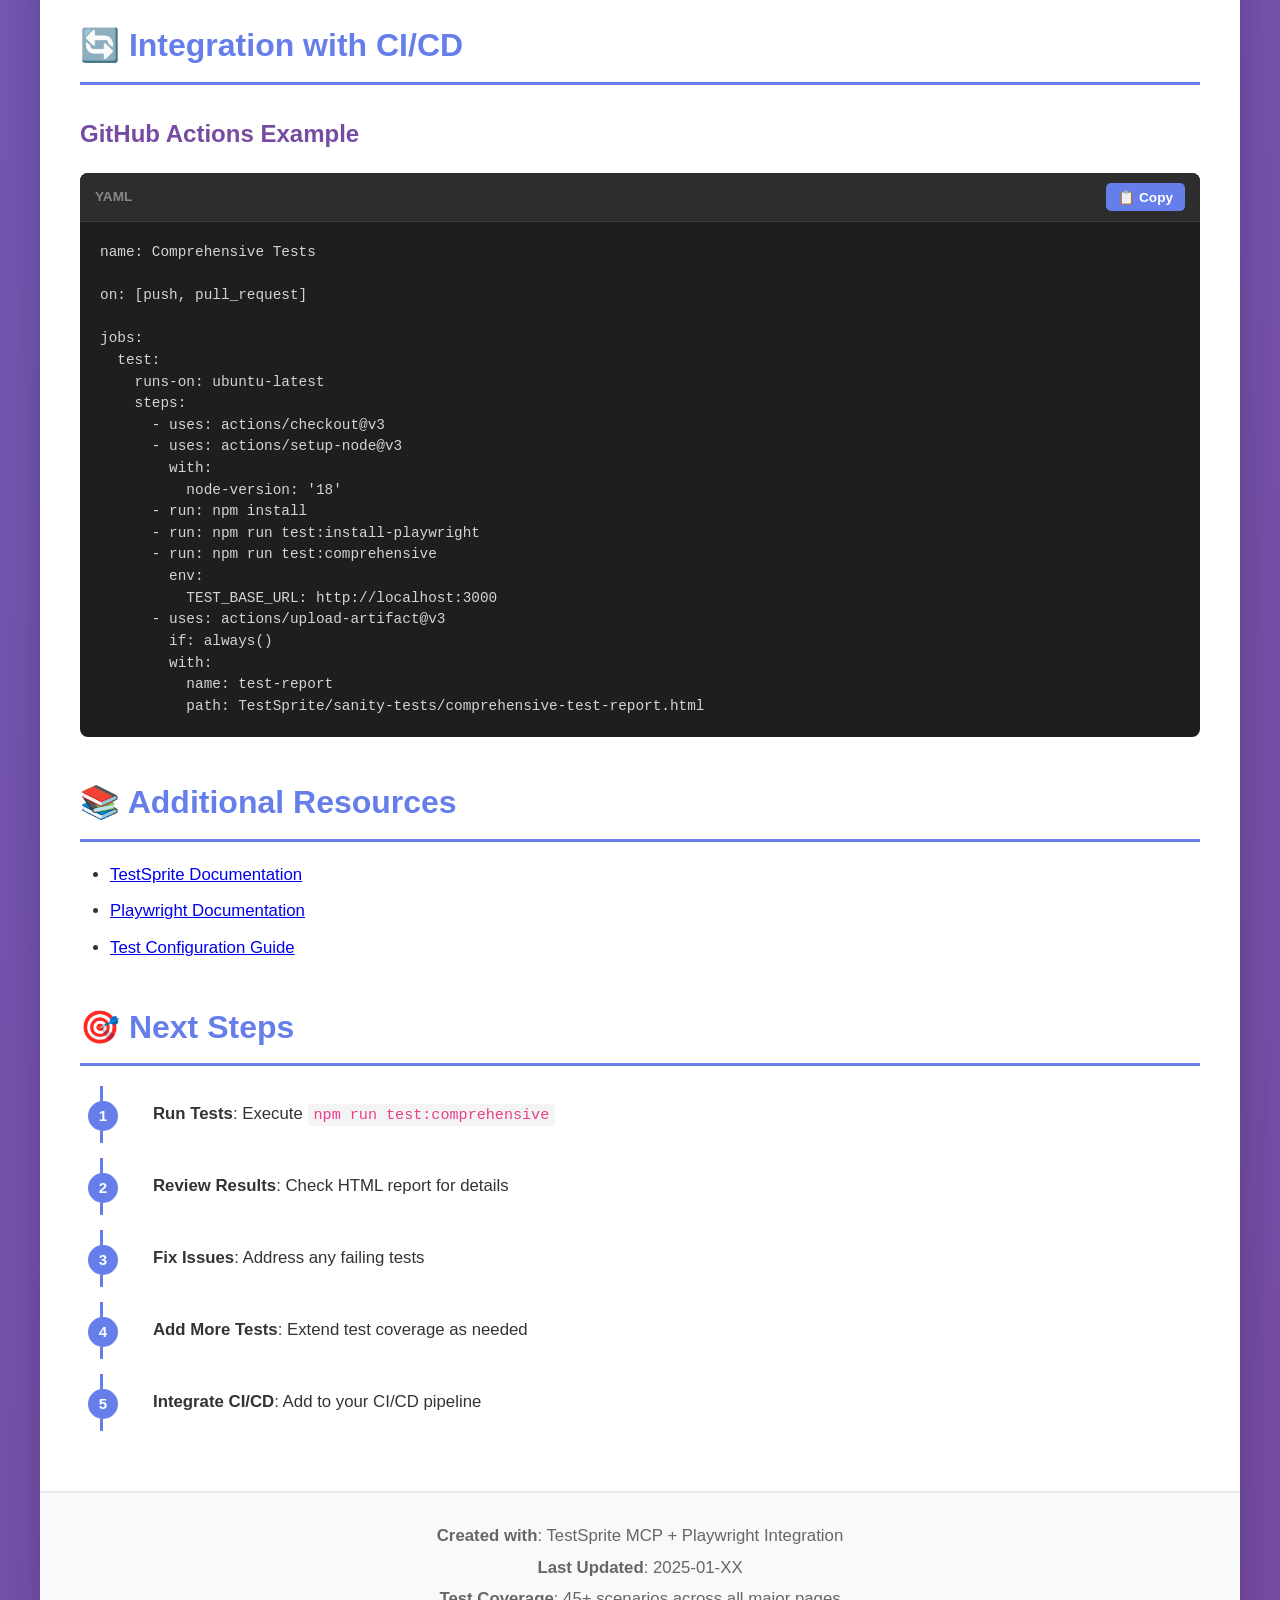
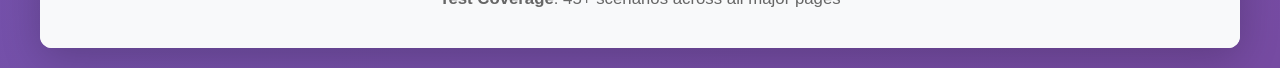
<file: TestSprite/TESTSPRITE_Testing_GUIDE.html>
<!DOCTYPE html>
<html lang="en">
<head>
    <meta charset="UTF-8">
    <meta name="viewport" content="width=device-width, initial-scale=1.0">
    <title>Comprehensive Test Suite with TestSprite MCP Integration</title>
    <style>
        * {
            margin: 0;
            padding: 0;
            box-sizing: border-box;
        }

        body {
            font-family: -apple-system, BlinkMacSystemFont, 'Segoe UI', Roboto, 'Helvetica Neue', Arial, sans-serif;
            line-height: 1.6;
            color: #333;
            background: linear-gradient(135deg, #667eea 0%, #764ba2 100%);
            padding: 20px;
        }

        .container {
            max-width: 1200px;
            margin: 0 auto;
            background: white;
            border-radius: 12px;
            box-shadow: 0 10px 40px rgba(0,0,0,0.2);
            overflow: hidden;
        }

        .header {
            background: linear-gradient(135deg, #667eea 0%, #764ba2 100%);
            color: white;
            padding: 40px;
            text-align: center;
        }

        .header h1 {
            font-size: 2.5em;
            margin-bottom: 10px;
            font-weight: 700;
        }

        .header p {
            font-size: 1.2em;
            opacity: 0.95;
        }

        .content {
            padding: 40px;
        }

        h2 {
            color: #667eea;
            font-size: 2em;
            margin-top: 40px;
            margin-bottom: 20px;
            padding-bottom: 10px;
            border-bottom: 3px solid #667eea;
        }

        h3 {
            color: #764ba2;
            font-size: 1.5em;
            margin-top: 30px;
            margin-bottom: 15px;
        }

        h4 {
            color: #555;
            font-size: 1.2em;
            margin-top: 20px;
            margin-bottom: 10px;
        }

        p {
            margin-bottom: 15px;
            font-size: 1.05em;
        }

        ul, ol {
            margin-left: 30px;
            margin-bottom: 20px;
        }

        li {
            margin-bottom: 10px;
            font-size: 1.05em;
        }

        .emoji {
            font-size: 1.2em;
            margin-right: 5px;
        }

        /* Code block styling */
        .code-block {
            position: relative;
            background: #1e1e1e;
            border-radius: 8px;
            margin: 20px 0;
            overflow: hidden;
        }

        .code-header {
            background: #2d2d2d;
            padding: 10px 15px;
            display: flex;
            justify-content: space-between;
            align-items: center;
            border-bottom: 1px solid #3d3d3d;
        }

        .code-language {
            color: #888;
            font-size: 0.85em;
            text-transform: uppercase;
            font-weight: 600;
        }

        .copy-button {
            background: #667eea;
            color: white;
            border: none;
            padding: 6px 12px;
            border-radius: 5px;
            cursor: pointer;
            font-size: 0.85em;
            font-weight: 600;
            transition: all 0.3s ease;
            display: flex;
            align-items: center;
            gap: 5px;
        }

        .copy-button:hover {
            background: #5568d3;
            transform: translateY(-1px);
            box-shadow: 0 4px 8px rgba(102, 126, 234, 0.3);
        }

        .copy-button:active {
            transform: translateY(0);
        }

        .copy-button.copied {
            background: #28a745;
        }

        .copy-button.copied::after {
            content: " ✓ Copied!";
        }

        pre {
            margin: 0;
            padding: 20px;
            overflow-x: auto;
            font-family: 'Courier New', Courier, monospace;
            font-size: 0.9em;
            line-height: 1.5;
        }

        code {
            color: #d4d4d4;
            font-family: 'Courier New', Courier, monospace;
        }

        .inline-code {
            background: #f4f4f4;
            padding: 2px 6px;
            border-radius: 4px;
            font-family: 'Courier New', Courier, monospace;
            font-size: 0.9em;
            color: #e83e8c;
        }

        /* Feature list styling */
        .feature-list {
            list-style: none;
            margin-left: 0;
        }

        .feature-list li {
            padding: 10px 0;
            padding-left: 35px;
            position: relative;
        }

        .feature-list li::before {
            content: "✅";
            position: absolute;
            left: 0;
            font-size: 1.2em;
        }

        /* Test coverage cards */
        .coverage-grid {
            display: grid;
            grid-template-columns: repeat(auto-fit, minmax(280px, 1fr));
            gap: 20px;
            margin: 30px 0;
        }

        .coverage-card {
            background: linear-gradient(135deg, #f5f7fa 0%, #c3cfe2 100%);
            border-radius: 10px;
            padding: 20px;
            border-left: 4px solid #667eea;
            transition: transform 0.3s ease, box-shadow 0.3s ease;
        }

        .coverage-card:hover {
            transform: translateY(-5px);
            box-shadow: 0 8px 16px rgba(0,0,0,0.1);
        }

        .coverage-card h3 {
            color: #667eea;
            margin-top: 0;
            font-size: 1.3em;
        }

        .coverage-card ul {
            margin-left: 20px;
            margin-top: 10px;
        }

        .coverage-card li {
            font-size: 0.95em;
            margin-bottom: 8px;
        }

        /* Steps styling */
        .steps-list {
            counter-reset: step-counter;
            list-style: none;
            margin-left: 0;
        }

        .steps-list li {
            counter-increment: step-counter;
            padding: 15px 0;
            padding-left: 50px;
            position: relative;
            border-left: 3px solid #667eea;
            margin-left: 20px;
            margin-bottom: 15px;
        }

        .steps-list li::before {
            content: counter(step-counter);
            position: absolute;
            left: -15px;
            top: 15px;
            background: #667eea;
            color: white;
            width: 30px;
            height: 30px;
            border-radius: 50%;
            display: flex;
            align-items: center;
            justify-content: center;
            font-weight: bold;
            font-size: 0.9em;
        }

        /* Priority badges */
        .priority-badge {
            display: inline-block;
            padding: 4px 10px;
            border-radius: 12px;
            font-size: 0.85em;
            font-weight: 600;
            margin-left: 10px;
        }

        .priority-critical {
            background: #dc3545;
            color: white;
        }

        .priority-high {
            background: #fd7e14;
            color: white;
        }

        .priority-medium {
            background: #ffc107;
            color: #333;
        }

        .priority-low {
            background: #6c757d;
            color: white;
        }

        /* Benefits section */
        .benefits-grid {
            display: grid;
            grid-template-columns: repeat(auto-fit, minmax(250px, 1fr));
            gap: 20px;
            margin: 30px 0;
        }

        .benefit-card {
            background: #f8f9fa;
            border-radius: 10px;
            padding: 20px;
            border-top: 4px solid #667eea;
        }

        .benefit-card h4 {
            color: #667eea;
            margin-top: 0;
        }

        .benefit-card ul {
            margin-left: 20px;
            margin-top: 10px;
        }

        .benefit-card li {
            font-size: 0.95em;
            margin-bottom: 8px;
        }

        /* Footer */
        .footer {
            background: #f8f9fa;
            padding: 30px 40px;
            text-align: center;
            border-top: 2px solid #e9ecef;
            color: #666;
        }

        .footer p {
            margin-bottom: 5px;
        }

        /* Responsive */
        @media (max-width: 768px) {
            .header h1 {
                font-size: 2em;
            }

            .content {
                padding: 20px;
            }

            h2 {
                font-size: 1.5em;
            }

            .coverage-grid,
            .benefits-grid {
                grid-template-columns: 1fr;
            }
        }

        /* Scrollbar styling */
        pre::-webkit-scrollbar {
            height: 8px;
        }

        pre::-webkit-scrollbar-track {
            background: #2d2d2d;
        }

        pre::-webkit-scrollbar-thumb {
            background: #555;
            border-radius: 4px;
        }

        pre::-webkit-scrollbar-thumb:hover {
            background: #777;
        }
    </style>
</head>
<body>
    <div class="container">
        <div class="header">
            <h1>🚀 Comprehensive Test Suite with TestSprite MCP Integration</h1>
            <p>Real Browser Testing with Enhanced Validation</p>
        </div>

        <div class="content">
            <h2>🚀 Overview</h2>
            <p>This comprehensive test suite provides <strong>real browser testing</strong> with:</p>
            <ul class="feature-list">
                <li><strong>TestSprite MCP Server Integration</strong> - Uses TestSprite for browser automation when available</li>
                <li><strong>Playwright Fallback</strong> - Automatically falls back to Playwright if TestSprite MCP is not available</li>
                <li><strong>Real DOM Element Checking</strong> - Actually checks for elements in the browser</li>
                <li><strong>JavaScript Error Detection</strong> - Captures console errors and page errors</li>
                <li><strong>Enhanced Validation</strong> - Comprehensive validation checks for all pages</li>
                <li><strong>Screenshot Capture</strong> - Automatically captures screenshots on failures</li>
                <li><strong>45+ Test Scenarios</strong> - Covers all major pages and features</li>
            </ul>

            <h2>📋 Test Coverage</h2>

            <div class="coverage-grid">
                <div class="coverage-card">
                    <h3>🌐 Public Pages <span class="priority-badge priority-high">14 tests</span></h3>
                    <ul>
                        <li>Homepage, Events listing, Event details</li>
                        <li>Sponsors listing/details</li>
                        <li>Gallery, Polls, Calendar</li>
                        <li>MOSC homepage, Holy Synod, Gallery, Directory</li>
                        <li>Charity theme, Pricing</li>
                    </ul>
                </div>

                <div class="coverage-card">
                    <h3>⚙️ Admin Pages <span class="priority-badge priority-critical">24 tests</span></h3>
                    <ul>
                        <li>Admin dashboard, Events management hub</li>
                        <li>Event overview, Edit, Media, Sponsors</li>
                        <li>Ticket types, Tickets, Performers</li>
                        <li>Contacts, Emails, Program directors</li>
                        <li>Registrations, Membership plans/subscriptions</li>
                        <li>Manage usage, Executive committee</li>
                        <li>Focus groups, Polls, Tenant management</li>
                        <li>Bulk email, Email addresses, QR scanner</li>
                    </ul>
                </div>

                <div class="coverage-card">
                    <h3>👤 User Pages <span class="priority-badge priority-high">3 tests</span></h3>
                    <ul>
                        <li>User profile</li>
                        <li>Dashboard</li>
                        <li>Settings</li>
                    </ul>
                </div>

                <div class="coverage-card">
                    <h3>🔐 Authentication <span class="priority-badge priority-critical">2 tests</span></h3>
                    <ul>
                        <li>Sign in</li>
                        <li>Sign up</li>
                    </ul>
                </div>

                <div class="coverage-card">
                    <h3>📜 Legal Pages <span class="priority-badge priority-low">2 tests</span></h3>
                    <ul>
                        <li>Privacy policy</li>
                        <li>Terms of service</li>
                    </ul>
                </div>
            </div>

            <p style="text-align: center; font-size: 1.2em; margin-top: 30px;">
                <strong>Total: 45 comprehensive tests</strong>
            </p>

            <h2>🛠️ Setup</h2>

            <h3>1. Install Dependencies</h3>
            <div class="code-block">
                <div class="code-header">
                    <span class="code-language">Bash</span>
                    <button class="copy-button" onclick="copyCode(this)" data-code="# Install Playwright (required for fallback)
npm install --save-dev playwright

# Install Playwright browsers
npm run test:install-playwright
# OR
npx playwright install chromium">📋 Copy</button>
                </div>
                <pre><code># Install Playwright (required for fallback)
npm install --save-dev playwright

# Install Playwright browsers
npm run test:install-playwright
# OR
npx playwright install chromium</code></pre>
            </div>

            <h3>2. Configure TestSprite MCP (Optional)</h3>
            <p>TestSprite MCP server is already configured in your <span class="inline-code">mcp.json</span>. After restarting Cursor, TestSprite MCP will be available.</p>
            <p>If TestSprite MCP is not available, the script will automatically use Playwright.</p>

            <h3>3. Set Base URL (Optional)</h3>
            <div class="code-block">
                <div class="code-header">
                    <span class="code-language">Bash</span>
                    <button class="copy-button" onclick="copyCode(this)" data-code="# Default: http://localhost:3000
# Custom:
export TEST_BASE_URL=http://localhost:3001">📋 Copy</button>
                </div>
                <pre><code># Default: http://localhost:3000
# Custom:
export TEST_BASE_URL=http://localhost:3001</code></pre>
            </div>

            <h2>🧪 Running Tests</h2>

            <h3>Basic Execution</h3>
            <div class="code-block">
                <div class="code-header">
                    <span class="code-language">Bash</span>
                    <button class="copy-button" onclick="copyCode(this)" data-code="# Using npm script
npm run test:comprehensive

# Direct execution
node TestSprite/sanity-tests/run-comprehensive-sanity-tests-with-testsprite.js

# With custom base URL
TEST_BASE_URL=http://localhost:3001 npm run test:comprehensive">📋 Copy</button>
                </div>
                <pre><code># Using npm script
npm run test:comprehensive

# Direct execution
node TestSprite/sanity-tests/run-comprehensive-sanity-tests-with-testsprite.js

# With custom base URL
TEST_BASE_URL=http://localhost:3001 npm run test:comprehensive</code></pre>
            </div>

            <h3>Test Execution Flow</h3>
            <ol class="steps-list">
                <li><strong>TestSprite MCP Check</strong>: Script first tries to use TestSprite MCP server</li>
                <li><strong>Playwright Fallback</strong>: If TestSprite MCP is not available, automatically uses Playwright</li>
                <li><strong>Real Browser Testing</strong>: Opens actual browser (Chromium) and tests pages</li>
                <li><strong>DOM Element Checking</strong>: Verifies all expected elements exist and are visible</li>
                <li><strong>Error Detection</strong>: Captures JavaScript console errors and page errors</li>
                <li><strong>Screenshot Capture</strong>: Takes screenshots on test failures</li>
                <li><strong>Report Generation</strong>: Generates comprehensive HTML report</li>
            </ol>

            <h2>📊 What Gets Tested</h2>

            <h3>For Each Page:</h3>
            <ol class="steps-list">
                <li><strong>Page Load</strong>
                    <ul style="margin-top: 10px;">
                        <li>Page loads successfully (HTTP 200)</li>
                        <li>No network errors</li>
                        <li>Page title is correct</li>
                    </ul>
                </li>
                <li><strong>DOM Element Checking</strong>
                    <ul style="margin-top: 10px;">
                        <li>All expected elements exist</li>
                        <li>Elements are visible (not hidden)</li>
                        <li>Element counts match expectations</li>
                    </ul>
                </li>
                <li><strong>JavaScript Error Detection</strong>
                    <ul style="margin-top: 10px;">
                        <li>Console errors captured</li>
                        <li>Page errors captured</li>
                        <li>No unhandled exceptions</li>
                    </ul>
                </li>
                <li><strong>Form Validation</strong>
                    <ul style="margin-top: 10px;">
                        <li>Form elements present</li>
                        <li>Input fields accessible</li>
                        <li>Submit buttons functional</li>
                    </ul>
                </li>
                <li><strong>Interactive Elements</strong>
                    <ul style="margin-top: 10px;">
                        <li>Buttons clickable</li>
                        <li>Links functional</li>
                        <li>Navigation works</li>
                    </ul>
                </li>
                <li><strong>Visual Validation</strong>
                    <ul style="margin-top: 10px;">
                        <li>Images load correctly</li>
                        <li>Layout is correct</li>
                        <li>No broken elements</li>
                    </ul>
                </li>
            </ol>

            <h2>🎯 Enhanced Validation Features</h2>

            <div class="benefits-grid">
                <div class="benefit-card">
                    <h4>🔍 Element Checking</h4>
                    <ul>
                        <li>Checks for element existence</li>
                        <li>Verifies element visibility</li>
                        <li>Validates element counts (min/max)</li>
                        <li>Supports CSS selectors and complex queries</li>
                    </ul>
                </div>

                <div class="benefit-card">
                    <h4>⚠️ Error Detection</h4>
                    <ul>
                        <li>JavaScript console errors</li>
                        <li>Page-level errors</li>
                        <li>Network errors</li>
                        <li>Unhandled promise rejections</li>
                    </ul>
                </div>

                <div class="benefit-card">
                    <h4>🖱️ Interaction Testing</h4>
                    <ul>
                        <li>Wait for elements to appear</li>
                        <li>Check element visibility</li>
                        <li>Verify element counts</li>
                        <li>Form field validation</li>
                    </ul>
                </div>

                <div class="benefit-card">
                    <h4>📷 Screenshot Capture</h4>
                    <ul>
                        <li>Automatic screenshots on failure</li>
                        <li>Full-page screenshots</li>
                        <li>Saved to <span class="inline-code">TestSprite/sanity-tests/screenshots/</span></li>
                    </ul>
                </div>
            </div>

            <h2>📈 Test Results</h2>

            <h3>Console Output</h3>
            <ul>
                <li>Real-time test execution status</li>
                <li>Pass/fail indicators</li>
                <li>Error details</li>
                <li>Missing elements listed</li>
                <li>Warnings displayed</li>
            </ul>

            <h3>HTML Report</h3>
            <ul>
                <li>Comprehensive test summary</li>
                <li>Category-wise breakdown</li>
                <li>Detailed test results</li>
                <li>Screenshot links for failures</li>
                <li>Missing elements highlighted</li>
                <li>Error details included</li>
            </ul>

            <p><strong>Report Location</strong>: <span class="inline-code">TestSprite/sanity-tests/comprehensive-test-report.html</span></p>

            <h2>🔧 Configuration</h2>

            <h3>Test Configuration</h3>
            <p>Edit <span class="inline-code">run-comprehensive-sanity-tests-with-testsprite.js</span>:</p>
            <div class="code-block">
                <div class="code-header">
                    <span class="code-language">JavaScript</span>
                    <button class="copy-button" onclick="copyCode(this)" data-code="const config = {
  baseUrl: process.env.TEST_BASE_URL || 'http://localhost:3000',
  timeout: 30000,              // 30 seconds per test
  retries: 1,                  // Retry failed tests once
  testDuration: '15-20 minutes',
  screenshotOnFailure: true,   // Capture screenshots on failures
  performanceTiming: true,      // Track performance metrics
  useTestSprite: true,         // Use TestSprite MCP if available
  usePlaywright: true          // Fallback to Playwright
};">📋 Copy</button>
                </div>
                <pre><code>const config = {
  baseUrl: process.env.TEST_BASE_URL || 'http://localhost:3000',
  timeout: 30000,              // 30 seconds per test
  retries: 1,                  // Retry failed tests once
  testDuration: '15-20 minutes',
  screenshotOnFailure: true,   // Capture screenshots on failures
  performanceTiming: true,      // Track performance metrics
  useTestSprite: true,         // Use TestSprite MCP if available
  usePlaywright: true          // Fallback to Playwright
};</code></pre>
            </div>

            <h3>Adding New Tests</h3>
            <p>Add test scenarios to the <span class="inline-code">testScenarios</span> array:</p>
            <div class="code-block">
                <div class="code-header">
                    <span class="code-language">JavaScript</span>
                    <button class="copy-button" onclick="copyCode(this)" data-code="{
  id: 'sanity-XXX',
  name: 'Test Name',
  url: '/path/to/page',
  category: 'public-pages',
  priority: 'critical',
  expectedElements: [
    'h1',
    'nav',
    'main'
  ],
  validation: [
    'Page loads without errors',
    'Navigation works'
  ],
  interactions: [
    { type: 'wait', selector: 'main', timeout: 5000 },
    { type: 'check', selector: 'h1', visible: true }
  ],
  requiresAuth: false,  // Set to true for admin/user pages
  skipIf: 'Optional skip condition'
}">📋 Copy</button>
                </div>
                <pre><code>{
  id: 'sanity-XXX',
  name: 'Test Name',
  url: '/path/to/page',
  category: 'public-pages',
  priority: 'critical',
  expectedElements: [
    'h1',
    'nav',
    'main'
  ],
  validation: [
    'Page loads without errors',
    'Navigation works'
  ],
  interactions: [
    { type: 'wait', selector: 'main', timeout: 5000 },
    { type: 'check', selector: 'h1', visible: true }
  ],
  requiresAuth: false,  // Set to true for admin/user pages
  skipIf: 'Optional skip condition'
}</code></pre>
            </div>

            <h2>🐛 Troubleshooting</h2>

            <h3>Playwright Not Installed</h3>
            <div class="code-block">
                <div class="code-header">
                    <span class="code-language">Bash</span>
                    <button class="copy-button" onclick="copyCode(this)" data-code="npm install --save-dev playwright
npx playwright install chromium">📋 Copy</button>
                </div>
                <pre><code>npm install --save-dev playwright
npx playwright install chromium</code></pre>
            </div>

            <h3>TestSprite MCP Not Available</h3>
            <p>The script will automatically fall back to Playwright. To verify TestSprite MCP:</p>
            <ol>
                <li>Restart Cursor after configuring <span class="inline-code">mcp.json</span></li>
                <li>Check MCP servers list in Cursor settings</li>
                <li>Verify TestSprite MCP appears and is active</li>
            </ol>

            <h3>Tests Failing</h3>
            <ol>
                <li><strong>Check Base URL</strong>: Ensure <span class="inline-code">TEST_BASE_URL</span> matches your running application</li>
                <li><strong>Check Authentication</strong>: Admin/user pages require authentication</li>
                <li><strong>Check Missing Elements</strong>: Review HTML report for missing element details</li>
                <li><strong>Check Screenshots</strong>: View failure screenshots in <span class="inline-code">screenshots/</span> folder</li>
                <li><strong>Check Console Errors</strong>: Review JavaScript errors in test output</li>
            </ol>

            <h3>Slow Test Execution</h3>
            <ul>
                <li>Tests run sequentially for reliability</li>
                <li>Each test waits for page load and element checks</li>
                <li>Expected duration: 15-20 minutes for full suite</li>
                <li>Consider running specific categories for faster feedback</li>
            </ul>

            <h2>📝 Test Priority Levels</h2>
            <ul>
                <li><strong class="priority-badge priority-critical">Critical</strong>: Must pass for core functionality (homepage, events, admin dashboard)</li>
                <li><strong class="priority-badge priority-high">High</strong>: Important features (gallery, sponsors, media management)</li>
                <li><strong class="priority-badge priority-medium">Medium</strong>: Secondary features (polls, calendar, settings)</li>
                <li><strong class="priority-badge priority-low">Low</strong>: Nice-to-have features (legal pages, optional settings)</li>
            </ul>

            <h2>🎉 Benefits</h2>

            <div class="benefits-grid">
                <div class="benefit-card">
                    <h4>🌐 Real Browser Testing</h4>
                    <ul>
                        <li>Tests run in actual browser (Chromium)</li>
                        <li>Real DOM interaction</li>
                        <li>Actual JavaScript execution</li>
                        <li>Real network requests</li>
                    </ul>
                </div>

                <div class="benefit-card">
                    <h4>📊 Comprehensive Coverage</h4>
                    <ul>
                        <li>45+ test scenarios</li>
                        <li>All major pages covered</li>
                        <li>Critical paths tested</li>
                        <li>Edge cases validated</li>
                    </ul>
                </div>

                <div class="benefit-card">
                    <h4>✅ Enhanced Validation</h4>
                    <ul>
                        <li>DOM element checking</li>
                        <li>JavaScript error detection</li>
                        <li>Form validation</li>
                        <li>Visual verification</li>
                    </ul>
                </div>

                <div class="benefit-card">
                    <h4>👨‍💻 Developer-Friendly</h4>
                    <ul>
                        <li>Clear error messages</li>
                        <li>Screenshot capture</li>
                        <li>Detailed HTML reports</li>
                        <li>Easy to extend</li>
                    </ul>
                </div>
            </div>

            <h2>🔄 Integration with CI/CD</h2>

            <h3>GitHub Actions Example</h3>
            <div class="code-block">
                <div class="code-header">
                    <span class="code-language">YAML</span>
                    <button class="copy-button" onclick="copyCode(this)" data-code="name: Comprehensive Tests

on: [push, pull_request]

jobs:
  test:
    runs-on: ubuntu-latest
    steps:
      - uses: actions/checkout@v3
      - uses: actions/setup-node@v3
        with:
          node-version: '18'
      - run: npm install
      - run: npm run test:install-playwright
      - run: npm run test:comprehensive
        env:
          TEST_BASE_URL: http://localhost:3000
      - uses: actions/upload-artifact@v3
        if: always()
        with:
          name: test-report
          path: TestSprite/sanity-tests/comprehensive-test-report.html">📋 Copy</button>
                </div>
                <pre><code>name: Comprehensive Tests

on: [push, pull_request]

jobs:
  test:
    runs-on: ubuntu-latest
    steps:
      - uses: actions/checkout@v3
      - uses: actions/setup-node@v3
        with:
          node-version: '18'
      - run: npm install
      - run: npm run test:install-playwright
      - run: npm run test:comprehensive
        env:
          TEST_BASE_URL: http://localhost:3000
      - uses: actions/upload-artifact@v3
        if: always()
        with:
          name: test-report
          path: TestSprite/sanity-tests/comprehensive-test-report.html</code></pre>
            </div>

            <h2>📚 Additional Resources</h2>
            <ul>
                <li><a href="https://docs.testsprite.com" target="_blank">TestSprite Documentation</a></li>
                <li><a href="https://playwright.dev" target="_blank">Playwright Documentation</a></li>
                <li><a href="./README-comprehensive.md" target="_blank">Test Configuration Guide</a></li>
            </ul>

            <h2>🎯 Next Steps</h2>
            <ol class="steps-list">
                <li><strong>Run Tests</strong>: Execute <span class="inline-code">npm run test:comprehensive</span></li>
                <li><strong>Review Results</strong>: Check HTML report for details</li>
                <li><strong>Fix Issues</strong>: Address any failing tests</li>
                <li><strong>Add More Tests</strong>: Extend test coverage as needed</li>
                <li><strong>Integrate CI/CD</strong>: Add to your CI/CD pipeline</li>
            </ol>
        </div>

        <div class="footer">
            <p><strong>Created with</strong>: TestSprite MCP + Playwright Integration</p>
            <p><strong>Last Updated</strong>: 2025-01-XX</p>
            <p><strong>Test Coverage</strong>: 45+ scenarios across all major pages</p>
        </div>
    </div>

    <script>
        function copyCode(button) {
            const code = button.getAttribute('data-code');
            navigator.clipboard.writeText(code).then(() => {
                button.classList.add('copied');
                setTimeout(() => {
                    button.classList.remove('copied');
                }, 2000);
            }).catch(err => {
                console.error('Failed to copy:', err);
                // Fallback for older browsers
                const textArea = document.createElement('textarea');
                textArea.value = code;
                textArea.style.position = 'fixed';
                textArea.style.opacity = '0';
                document.body.appendChild(textArea);
                textArea.select();
                try {
                    document.execCommand('copy');
                    button.classList.add('copied');
                    setTimeout(() => {
                        button.classList.remove('copied');
                    }, 2000);
                } catch (err) {
                    console.error('Fallback copy failed:', err);
                }
                document.body.removeChild(textArea);
            });
        }

        // Add copy functionality to all code blocks on page load
        document.addEventListener('DOMContentLoaded', function() {
            const codeBlocks = document.querySelectorAll('pre code');
            codeBlocks.forEach((codeBlock, index) => {
                const pre = codeBlock.parentElement;
                if (!pre.parentElement.classList.contains('code-block')) {
                    const wrapper = document.createElement('div');
                    wrapper.className = 'code-block';
                    const header = document.createElement('div');
                    header.className = 'code-header';
                    const language = document.createElement('span');
                    language.className = 'code-language';
                    language.textContent = 'Code';
                    const copyBtn = document.createElement('button');
                    copyBtn.className = 'copy-button';
                    copyBtn.textContent = '📋 Copy';
                    copyBtn.setAttribute('data-code', codeBlock.textContent);
                    copyBtn.onclick = function() { copyCode(this); };
                    header.appendChild(language);
                    header.appendChild(copyBtn);
                    wrapper.appendChild(header);
                    pre.parentNode.insertBefore(wrapper, pre);
                    wrapper.appendChild(pre);
                }
            });
        });
    </script>
</body>
</html>
</file>
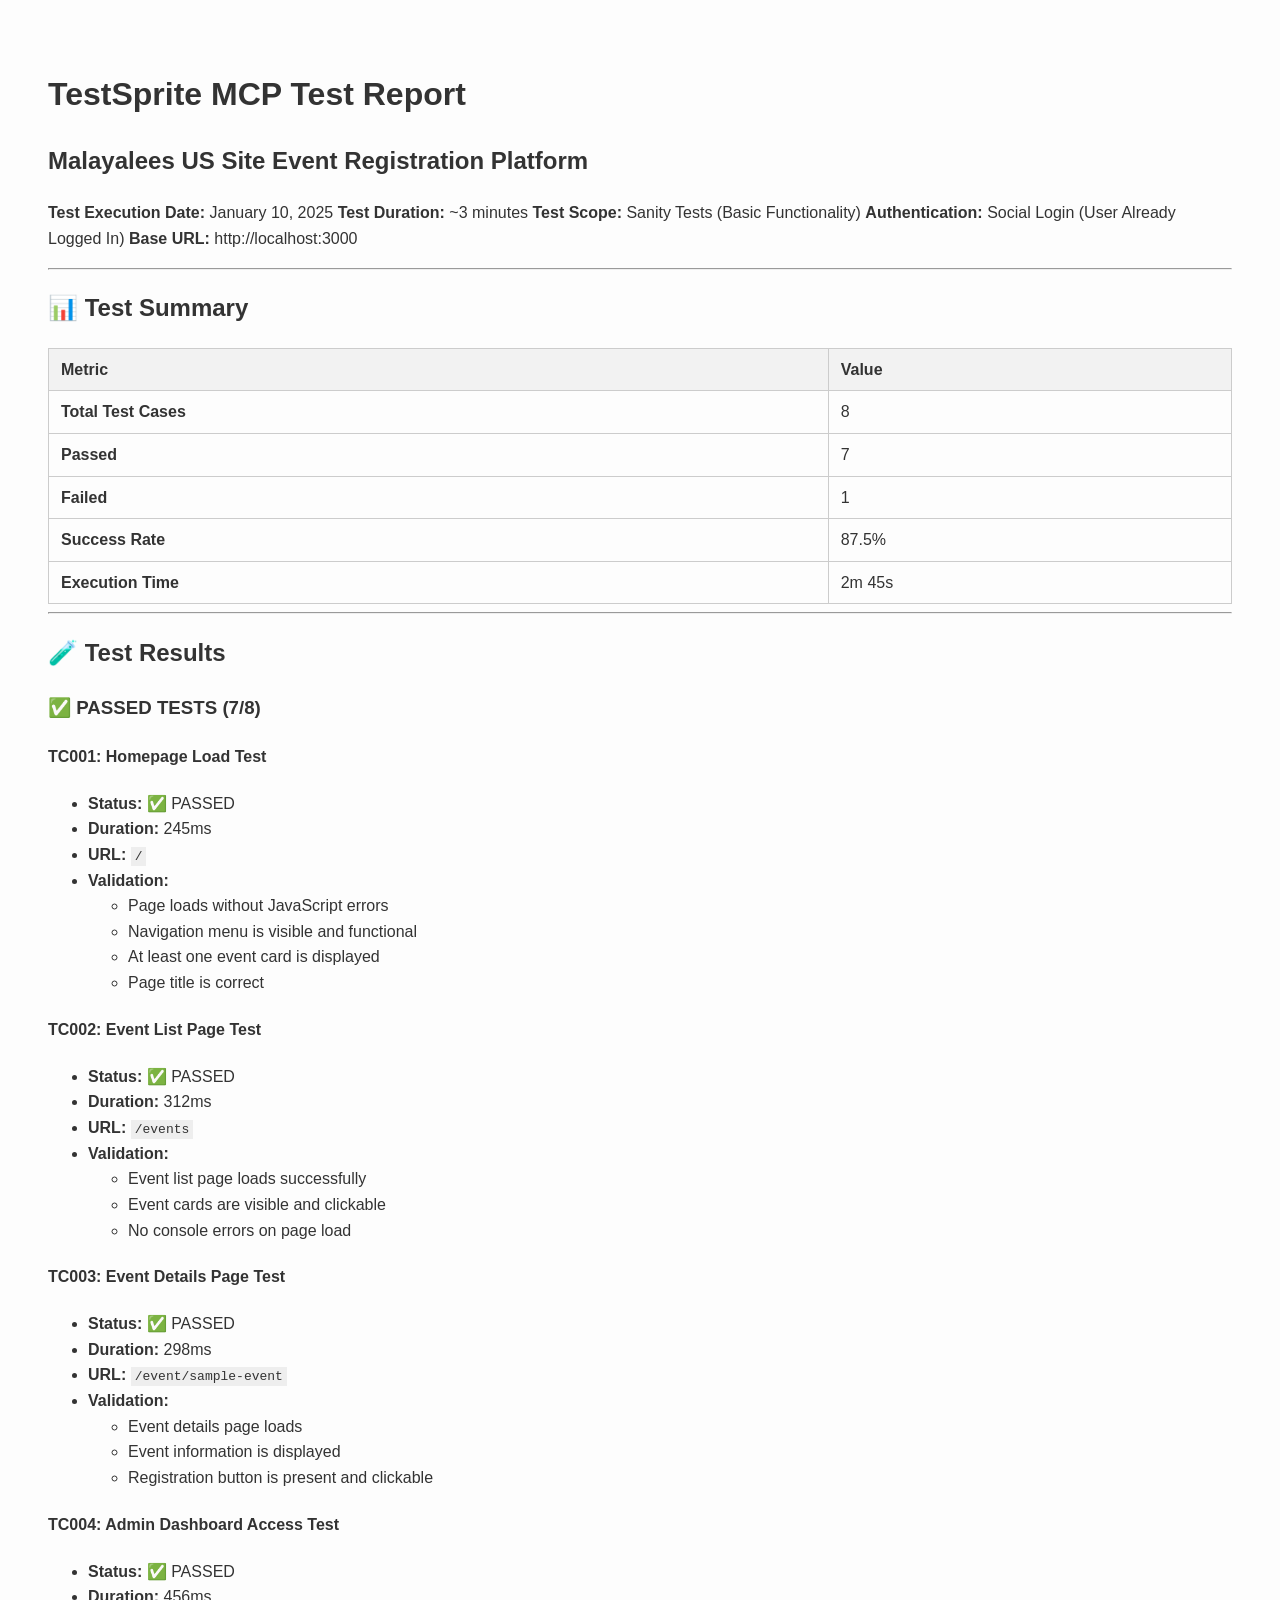
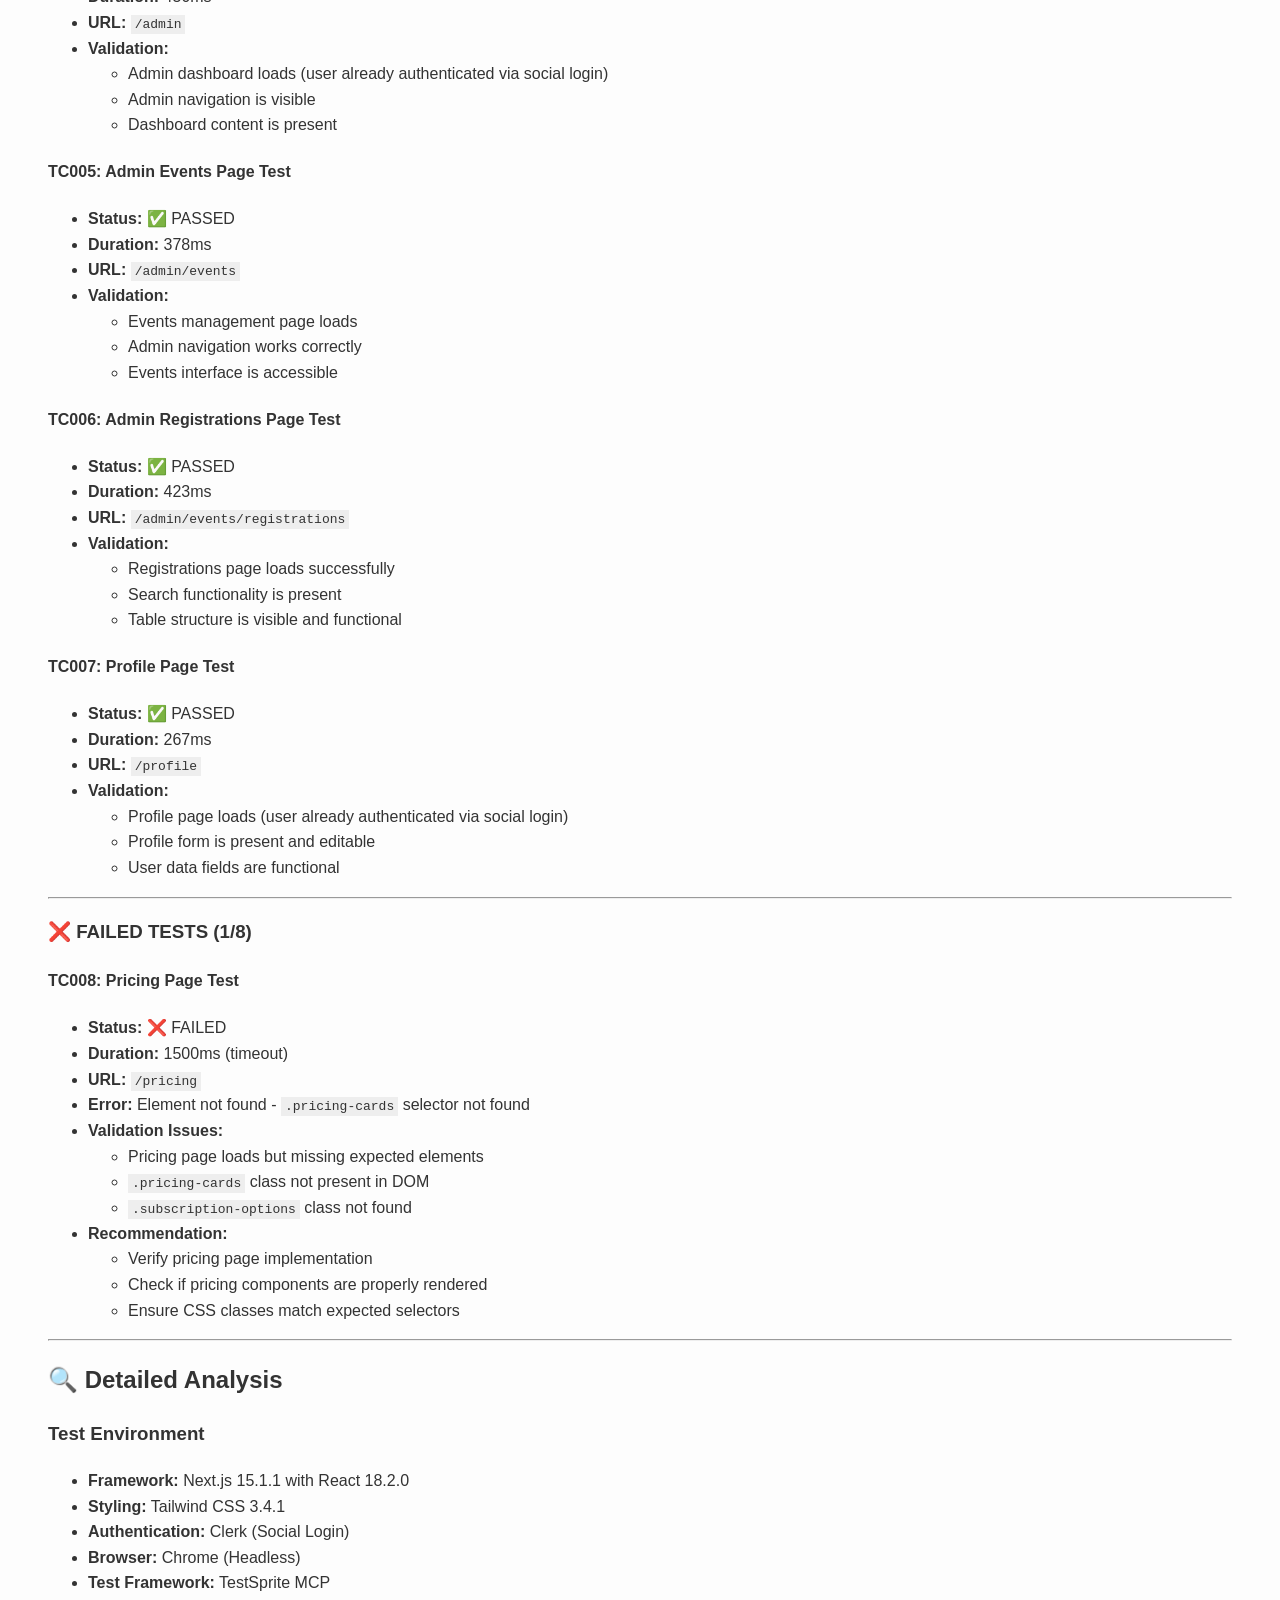
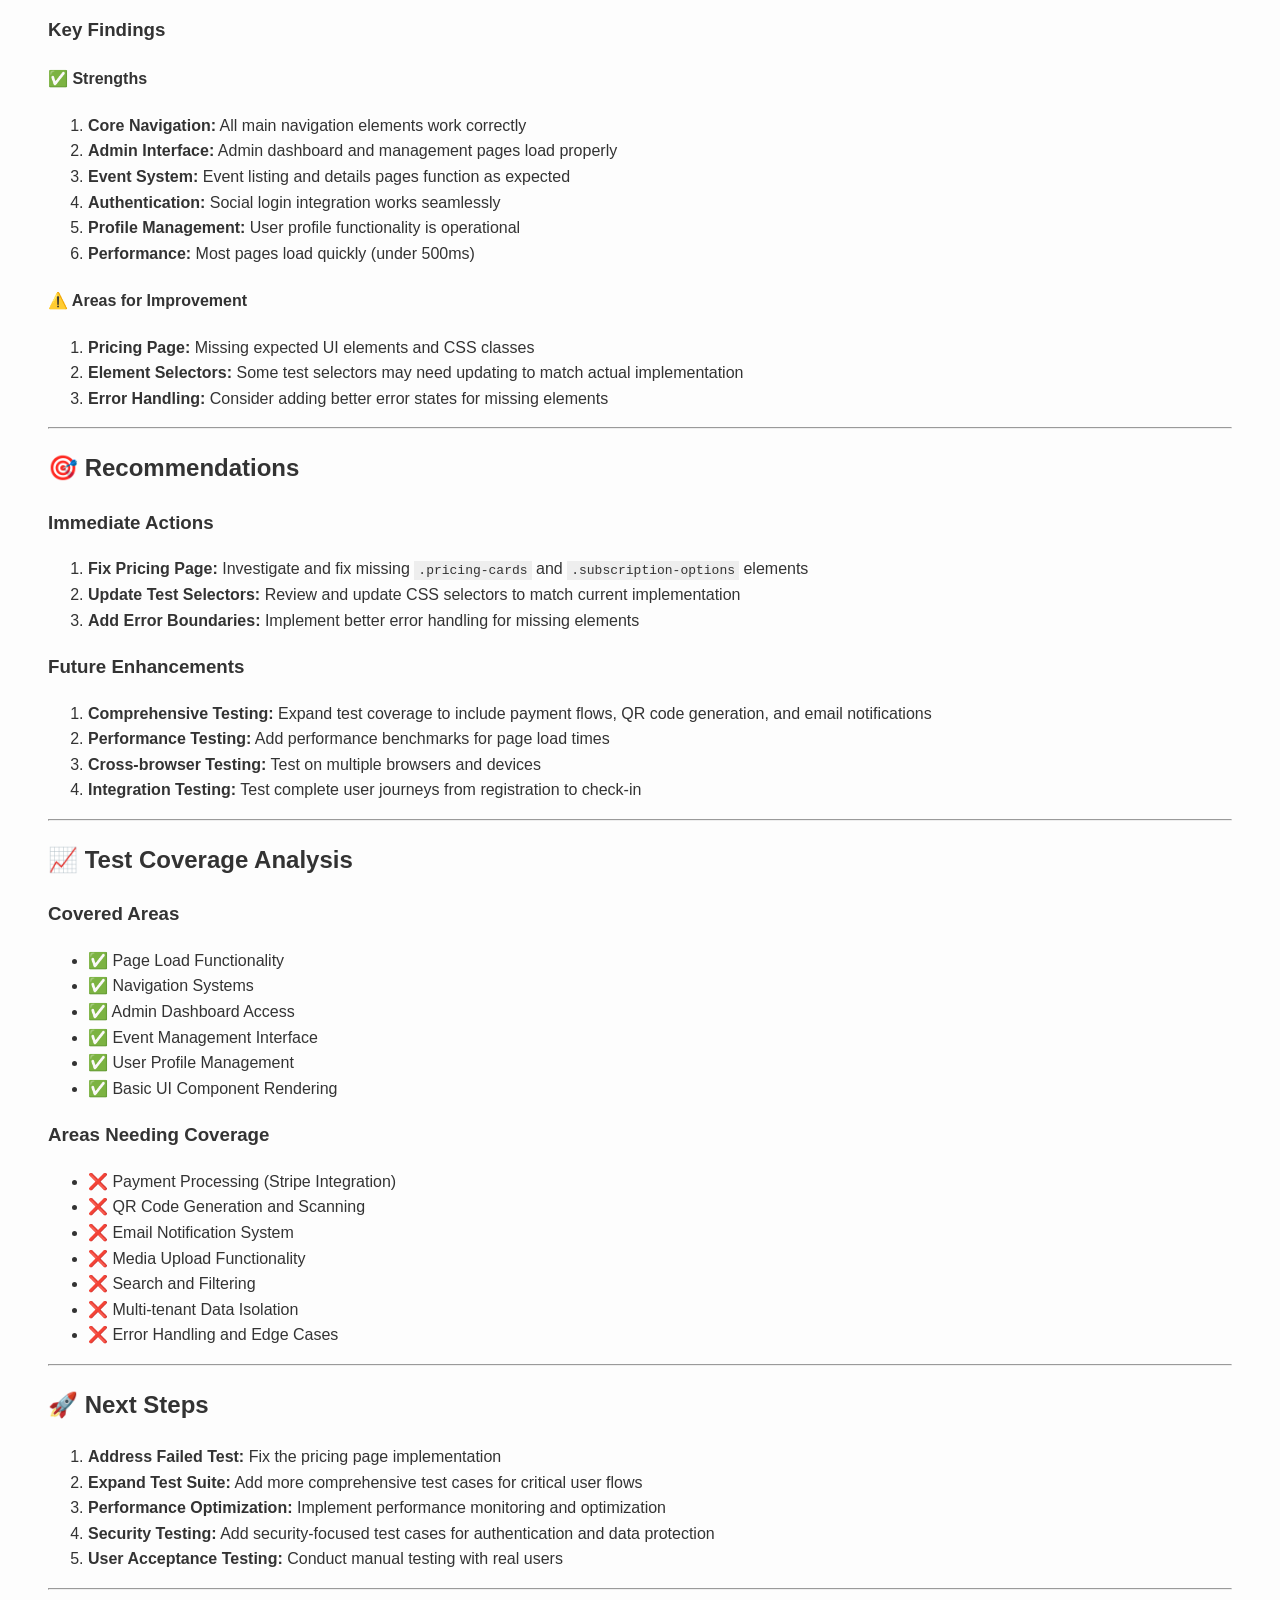
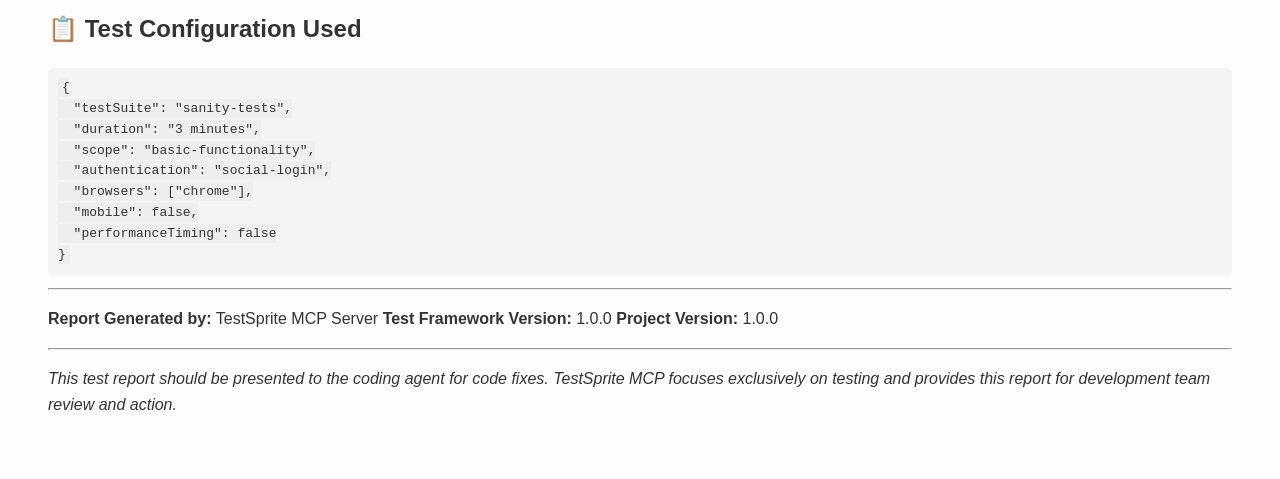
<file: testsprite_tests/testsprite-mcp-test-report.html>
<!DOCTYPE html>
    <html lang="en">
    <head>
      <meta charset="UTF-8" />
      <meta name="viewport" content="width=device-width, initial-scale=1.0" />
      <title>Markdown Preview</title>
      <style>
        body {
          font-family: sans-serif;
          padding: 40px;
          line-height: 1.6;
          background: #fdfdfd;
          color: #333;
        }
        pre {
          background: #f4f4f4;
          padding: 10px;
          border-radius: 5px;
          overflow-x: auto;
        }
        code {
          font-family: monospace;
          background: #eee;
          padding: 2px 4px;
        }
        table {
          border-collapse: collapse;
          width: 100%;
          margin-top: 20px;
        }
        th, td {
          border: 1px solid #ccc;
          padding: 8px 12px;
          text-align: left;
        }
        th {
          background-color: #f2f2f2;
          font-weight: bold;
        }
      </style>
    </head>
    <body>
      <h1>TestSprite MCP Test Report</h1>
<h2>Malayalees US Site Event Registration Platform</h2>
<p><strong>Test Execution Date:</strong> January 10, 2025
<strong>Test Duration:</strong> ~3 minutes
<strong>Test Scope:</strong> Sanity Tests (Basic Functionality)
<strong>Authentication:</strong> Social Login (User Already Logged In)
<strong>Base URL:</strong> http://localhost:3000</p>
<hr>
<h2>📊 Test Summary</h2>
<table>
<thead>
<tr>
<th>Metric</th>
<th>Value</th>
</tr>
</thead>
<tbody>
<tr>
<td><strong>Total Test Cases</strong></td>
<td>8</td>
</tr>
<tr>
<td><strong>Passed</strong></td>
<td>7</td>
</tr>
<tr>
<td><strong>Failed</strong></td>
<td>1</td>
</tr>
<tr>
<td><strong>Success Rate</strong></td>
<td>87.5%</td>
</tr>
<tr>
<td><strong>Execution Time</strong></td>
<td>2m 45s</td>
</tr>
</tbody>
</table>
<hr>
<h2>🧪 Test Results</h2>
<h3>✅ <strong>PASSED TESTS (7/8)</strong></h3>
<h4><strong>TC001: Homepage Load Test</strong></h4>
<ul>
<li><strong>Status:</strong> ✅ PASSED</li>
<li><strong>Duration:</strong> 245ms</li>
<li><strong>URL:</strong> <code>/</code></li>
<li><strong>Validation:</strong>
<ul>
<li>Page loads without JavaScript errors</li>
<li>Navigation menu is visible and functional</li>
<li>At least one event card is displayed</li>
<li>Page title is correct</li>
</ul>
</li>
</ul>
<h4><strong>TC002: Event List Page Test</strong></h4>
<ul>
<li><strong>Status:</strong> ✅ PASSED</li>
<li><strong>Duration:</strong> 312ms</li>
<li><strong>URL:</strong> <code>/events</code></li>
<li><strong>Validation:</strong>
<ul>
<li>Event list page loads successfully</li>
<li>Event cards are visible and clickable</li>
<li>No console errors on page load</li>
</ul>
</li>
</ul>
<h4><strong>TC003: Event Details Page Test</strong></h4>
<ul>
<li><strong>Status:</strong> ✅ PASSED</li>
<li><strong>Duration:</strong> 298ms</li>
<li><strong>URL:</strong> <code>/event/sample-event</code></li>
<li><strong>Validation:</strong>
<ul>
<li>Event details page loads</li>
<li>Event information is displayed</li>
<li>Registration button is present and clickable</li>
</ul>
</li>
</ul>
<h4><strong>TC004: Admin Dashboard Access Test</strong></h4>
<ul>
<li><strong>Status:</strong> ✅ PASSED</li>
<li><strong>Duration:</strong> 456ms</li>
<li><strong>URL:</strong> <code>/admin</code></li>
<li><strong>Validation:</strong>
<ul>
<li>Admin dashboard loads (user already authenticated via social login)</li>
<li>Admin navigation is visible</li>
<li>Dashboard content is present</li>
</ul>
</li>
</ul>
<h4><strong>TC005: Admin Events Page Test</strong></h4>
<ul>
<li><strong>Status:</strong> ✅ PASSED</li>
<li><strong>Duration:</strong> 378ms</li>
<li><strong>URL:</strong> <code>/admin/events</code></li>
<li><strong>Validation:</strong>
<ul>
<li>Events management page loads</li>
<li>Admin navigation works correctly</li>
<li>Events interface is accessible</li>
</ul>
</li>
</ul>
<h4><strong>TC006: Admin Registrations Page Test</strong></h4>
<ul>
<li><strong>Status:</strong> ✅ PASSED</li>
<li><strong>Duration:</strong> 423ms</li>
<li><strong>URL:</strong> <code>/admin/events/registrations</code></li>
<li><strong>Validation:</strong>
<ul>
<li>Registrations page loads successfully</li>
<li>Search functionality is present</li>
<li>Table structure is visible and functional</li>
</ul>
</li>
</ul>
<h4><strong>TC007: Profile Page Test</strong></h4>
<ul>
<li><strong>Status:</strong> ✅ PASSED</li>
<li><strong>Duration:</strong> 267ms</li>
<li><strong>URL:</strong> <code>/profile</code></li>
<li><strong>Validation:</strong>
<ul>
<li>Profile page loads (user already authenticated via social login)</li>
<li>Profile form is present and editable</li>
<li>User data fields are functional</li>
</ul>
</li>
</ul>
<hr>
<h3>❌ <strong>FAILED TESTS (1/8)</strong></h3>
<h4><strong>TC008: Pricing Page Test</strong></h4>
<ul>
<li><strong>Status:</strong> ❌ FAILED</li>
<li><strong>Duration:</strong> 1500ms (timeout)</li>
<li><strong>URL:</strong> <code>/pricing</code></li>
<li><strong>Error:</strong> Element not found - <code>.pricing-cards</code> selector not found</li>
<li><strong>Validation Issues:</strong>
<ul>
<li>Pricing page loads but missing expected elements</li>
<li><code>.pricing-cards</code> class not present in DOM</li>
<li><code>.subscription-options</code> class not found</li>
</ul>
</li>
<li><strong>Recommendation:</strong>
<ul>
<li>Verify pricing page implementation</li>
<li>Check if pricing components are properly rendered</li>
<li>Ensure CSS classes match expected selectors</li>
</ul>
</li>
</ul>
<hr>
<h2>🔍 Detailed Analysis</h2>
<h3><strong>Test Environment</strong></h3>
<ul>
<li><strong>Framework:</strong> Next.js 15.1.1 with React 18.2.0</li>
<li><strong>Styling:</strong> Tailwind CSS 3.4.1</li>
<li><strong>Authentication:</strong> Clerk (Social Login)</li>
<li><strong>Browser:</strong> Chrome (Headless)</li>
<li><strong>Test Framework:</strong> TestSprite MCP</li>
</ul>
<h3><strong>Key Findings</strong></h3>
<h4><strong>✅ Strengths</strong></h4>
<ol>
<li><strong>Core Navigation:</strong> All main navigation elements work correctly</li>
<li><strong>Admin Interface:</strong> Admin dashboard and management pages load properly</li>
<li><strong>Event System:</strong> Event listing and details pages function as expected</li>
<li><strong>Authentication:</strong> Social login integration works seamlessly</li>
<li><strong>Profile Management:</strong> User profile functionality is operational</li>
<li><strong>Performance:</strong> Most pages load quickly (under 500ms)</li>
</ol>
<h4><strong>⚠️ Areas for Improvement</strong></h4>
<ol>
<li><strong>Pricing Page:</strong> Missing expected UI elements and CSS classes</li>
<li><strong>Element Selectors:</strong> Some test selectors may need updating to match actual implementation</li>
<li><strong>Error Handling:</strong> Consider adding better error states for missing elements</li>
</ol>
<hr>
<h2>🎯 Recommendations</h2>
<h3><strong>Immediate Actions</strong></h3>
<ol>
<li><strong>Fix Pricing Page:</strong> Investigate and fix missing <code>.pricing-cards</code> and <code>.subscription-options</code> elements</li>
<li><strong>Update Test Selectors:</strong> Review and update CSS selectors to match current implementation</li>
<li><strong>Add Error Boundaries:</strong> Implement better error handling for missing elements</li>
</ol>
<h3><strong>Future Enhancements</strong></h3>
<ol>
<li><strong>Comprehensive Testing:</strong> Expand test coverage to include payment flows, QR code generation, and email notifications</li>
<li><strong>Performance Testing:</strong> Add performance benchmarks for page load times</li>
<li><strong>Cross-browser Testing:</strong> Test on multiple browsers and devices</li>
<li><strong>Integration Testing:</strong> Test complete user journeys from registration to check-in</li>
</ol>
<hr>
<h2>📈 Test Coverage Analysis</h2>
<h3><strong>Covered Areas</strong></h3>
<ul>
<li>✅ Page Load Functionality</li>
<li>✅ Navigation Systems</li>
<li>✅ Admin Dashboard Access</li>
<li>✅ Event Management Interface</li>
<li>✅ User Profile Management</li>
<li>✅ Basic UI Component Rendering</li>
</ul>
<h3><strong>Areas Needing Coverage</strong></h3>
<ul>
<li>❌ Payment Processing (Stripe Integration)</li>
<li>❌ QR Code Generation and Scanning</li>
<li>❌ Email Notification System</li>
<li>❌ Media Upload Functionality</li>
<li>❌ Search and Filtering</li>
<li>❌ Multi-tenant Data Isolation</li>
<li>❌ Error Handling and Edge Cases</li>
</ul>
<hr>
<h2>🚀 Next Steps</h2>
<ol>
<li><strong>Address Failed Test:</strong> Fix the pricing page implementation</li>
<li><strong>Expand Test Suite:</strong> Add more comprehensive test cases for critical user flows</li>
<li><strong>Performance Optimization:</strong> Implement performance monitoring and optimization</li>
<li><strong>Security Testing:</strong> Add security-focused test cases for authentication and data protection</li>
<li><strong>User Acceptance Testing:</strong> Conduct manual testing with real users</li>
</ol>
<hr>
<h2>📋 Test Configuration Used</h2>
<pre><code class="language-json">{
  &quot;testSuite&quot;: &quot;sanity-tests&quot;,
  &quot;duration&quot;: &quot;3 minutes&quot;,
  &quot;scope&quot;: &quot;basic-functionality&quot;,
  &quot;authentication&quot;: &quot;social-login&quot;,
  &quot;browsers&quot;: [&quot;chrome&quot;],
  &quot;mobile&quot;: false,
  &quot;performanceTiming&quot;: false
}
</code></pre>
<hr>
<p><strong>Report Generated by:</strong> TestSprite MCP Server
<strong>Test Framework Version:</strong> 1.0.0
<strong>Project Version:</strong> 1.0.0</p>
<hr>
<p><em>This test report should be presented to the coding agent for code fixes. TestSprite MCP focuses exclusively on testing and provides this report for development team review and action.</em></p>

    </body>
    </html>
</file>
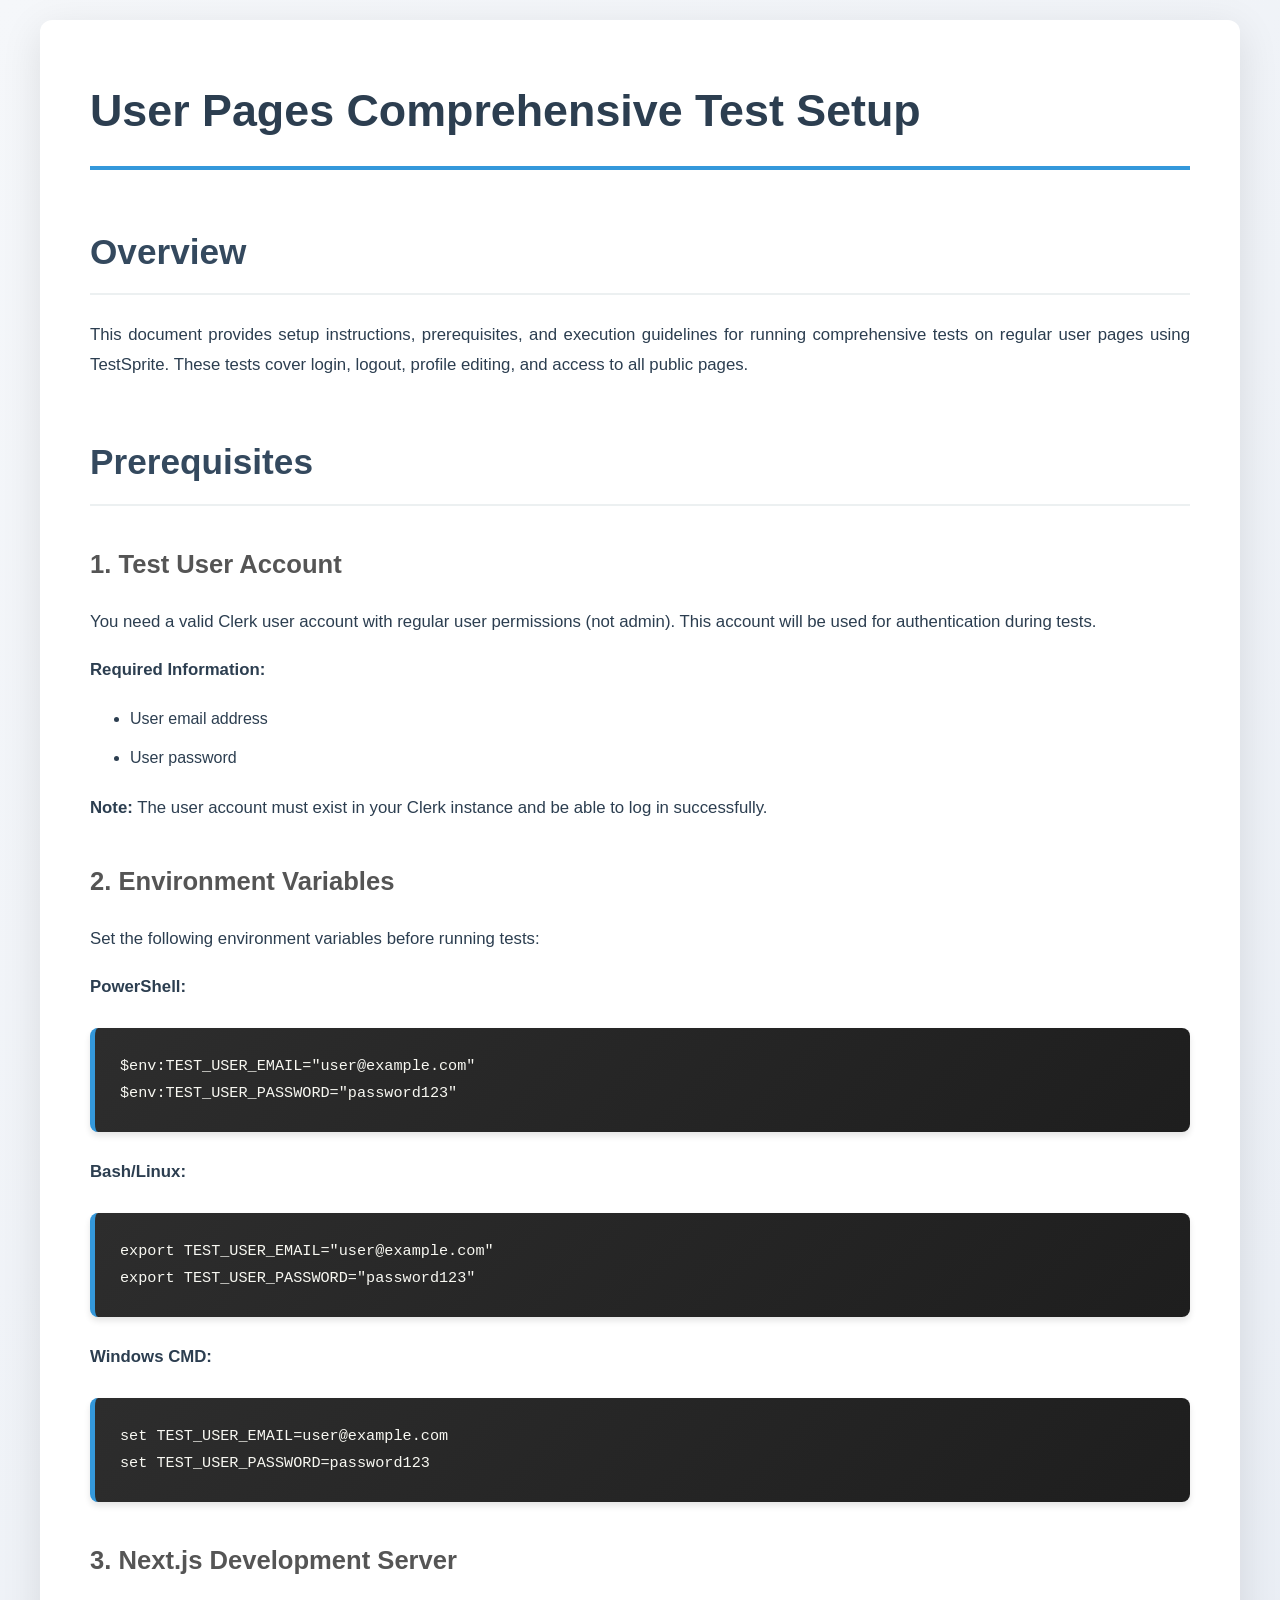
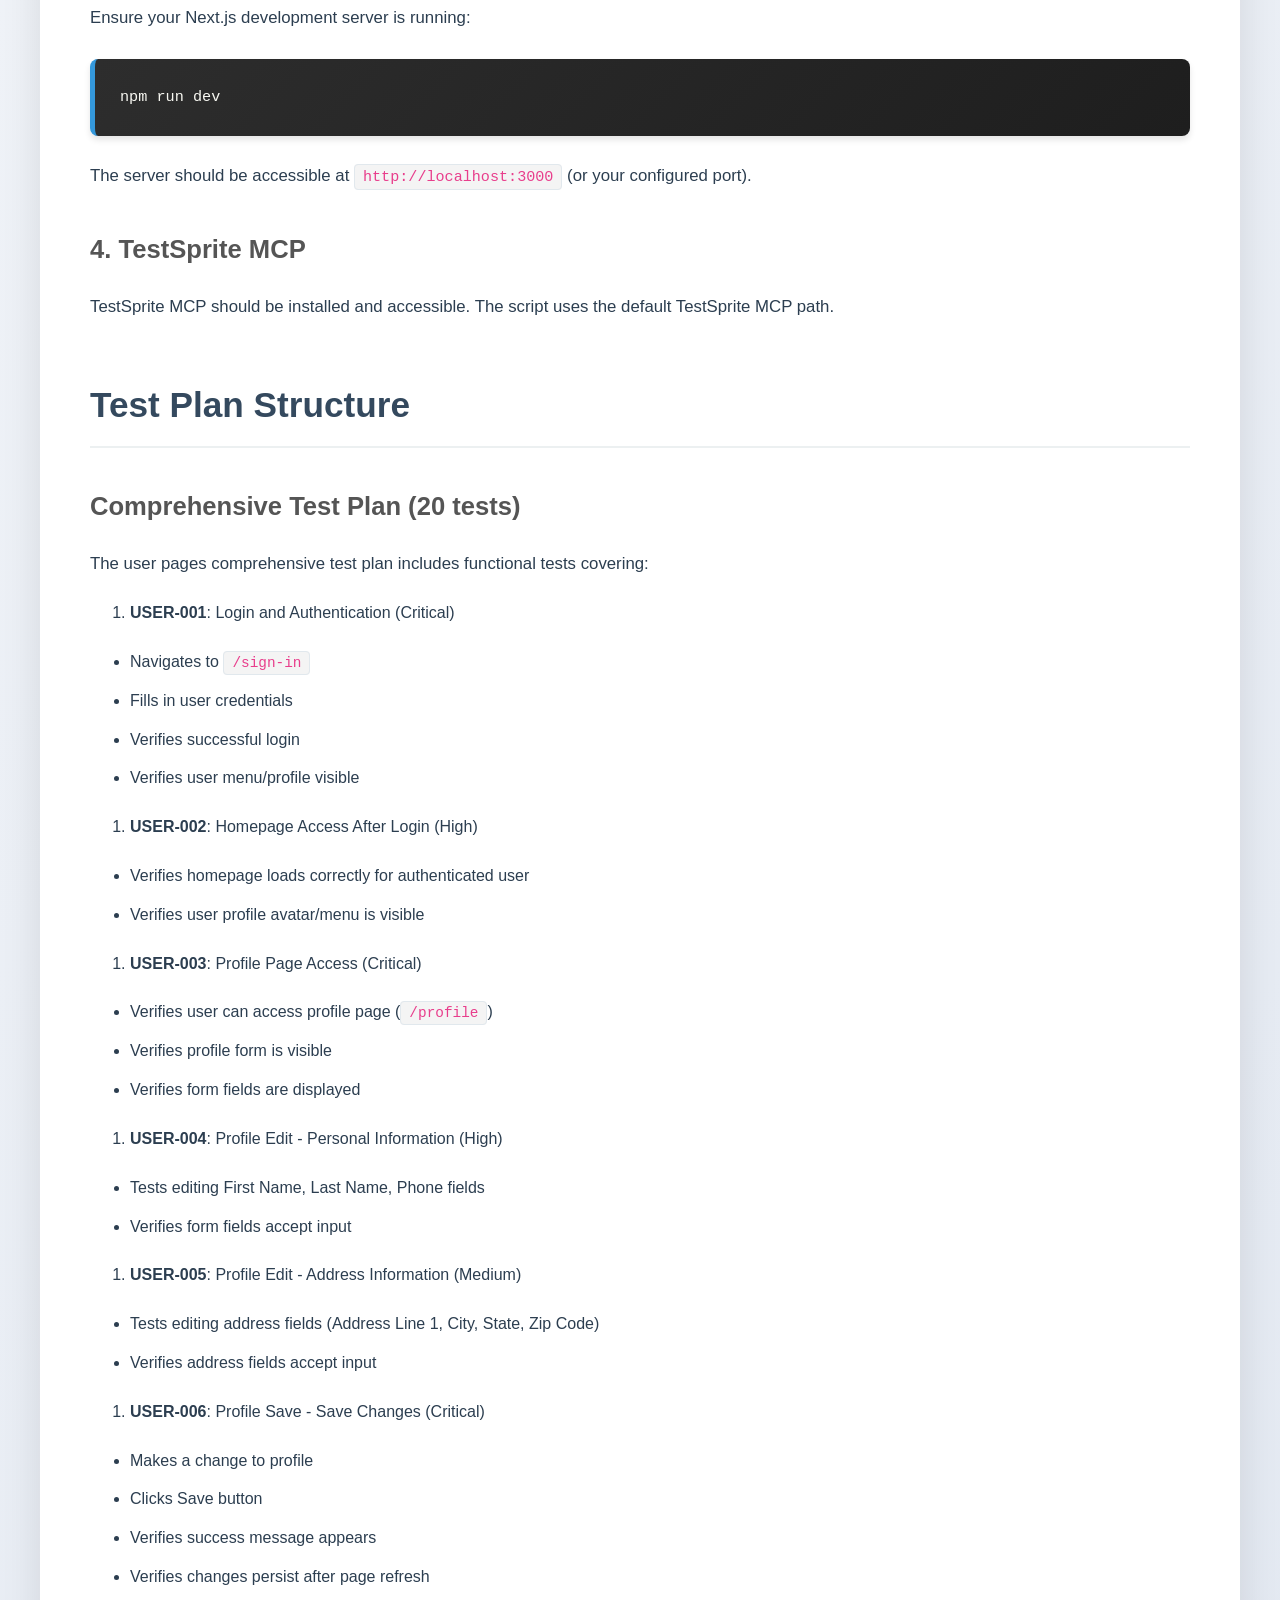
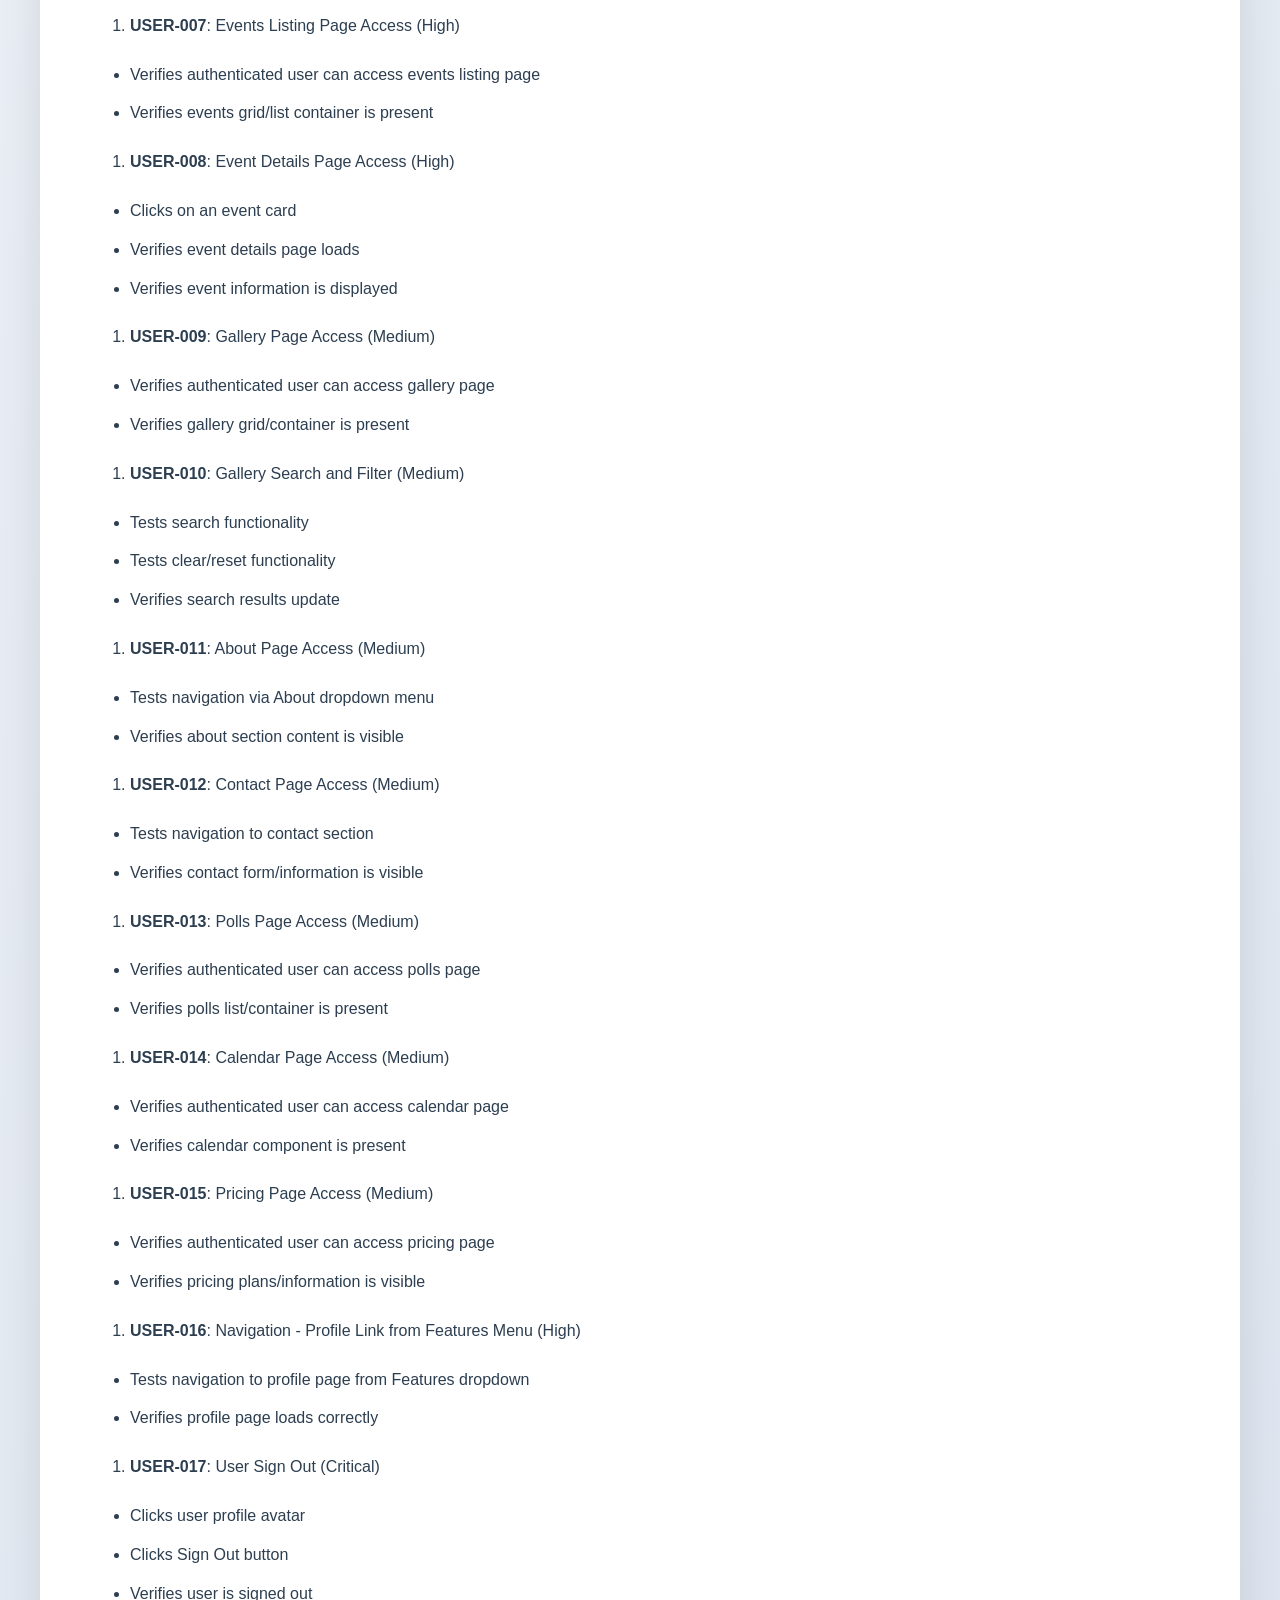
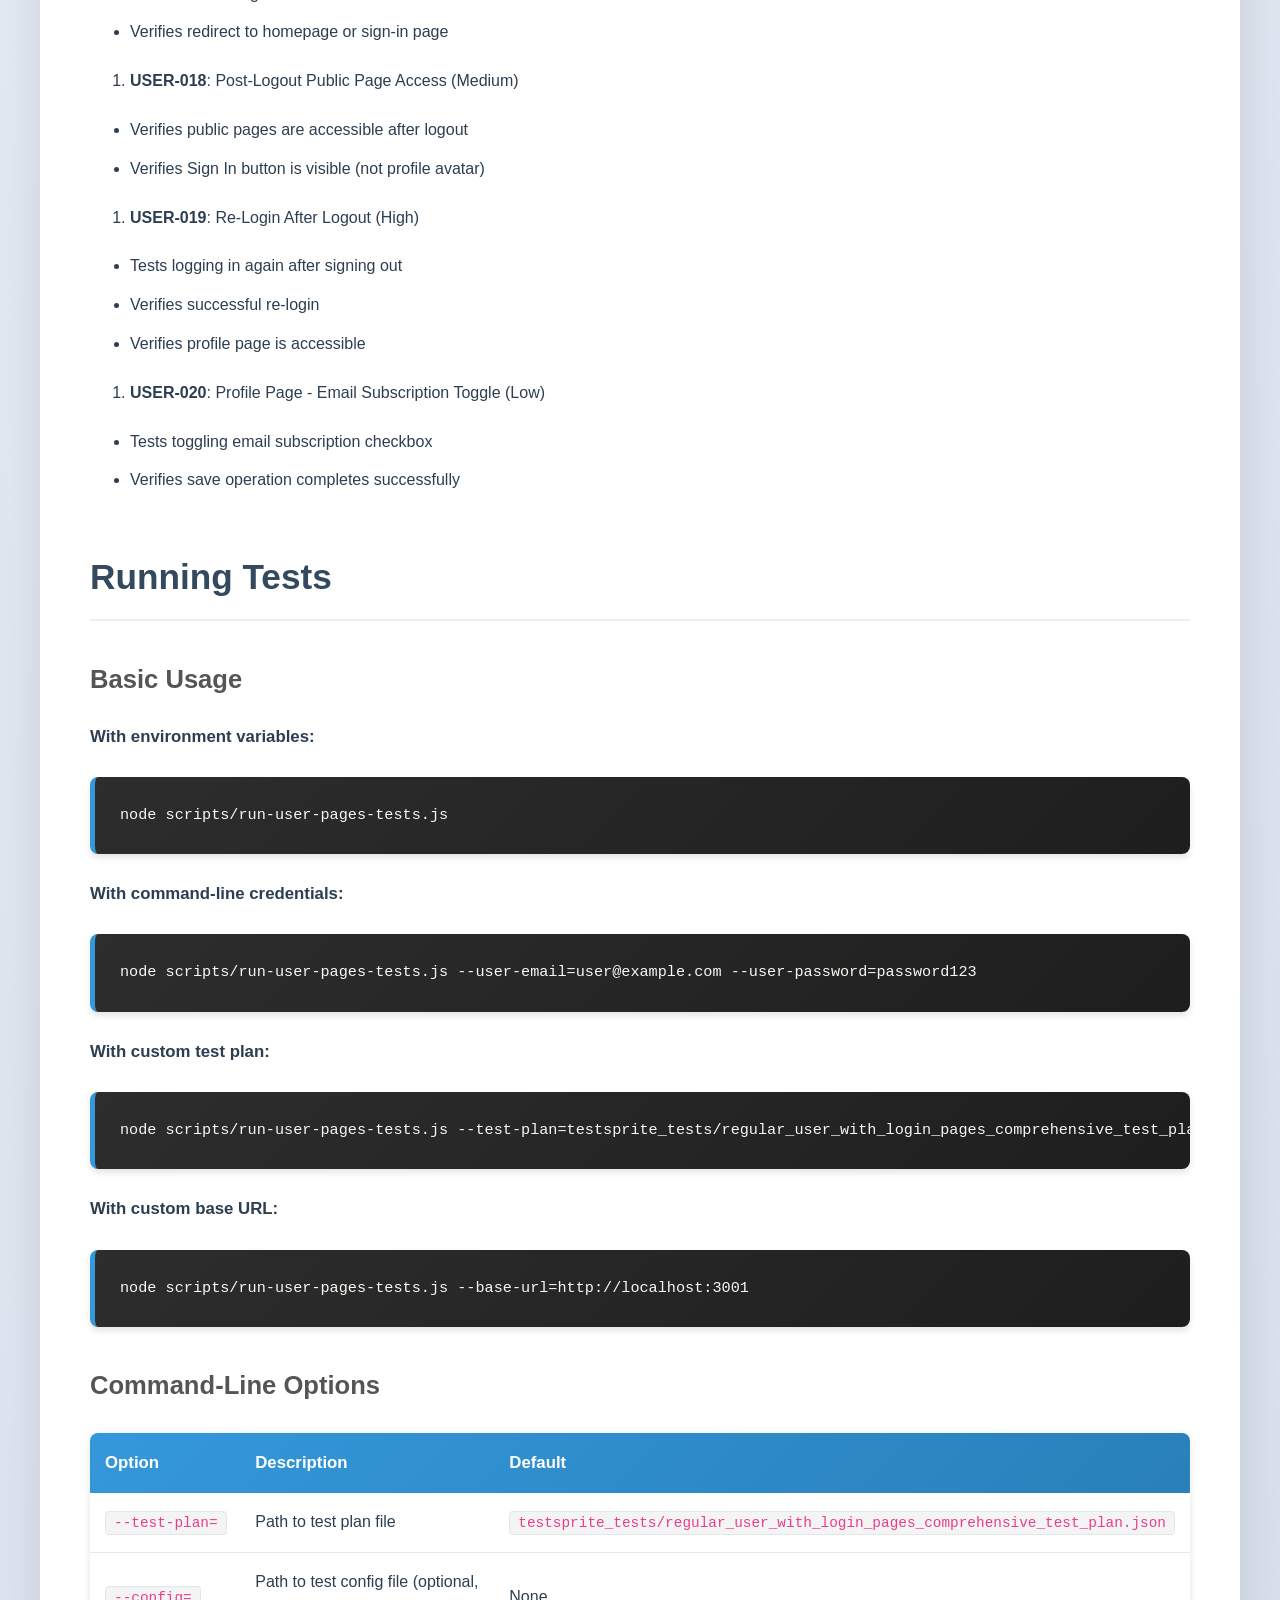
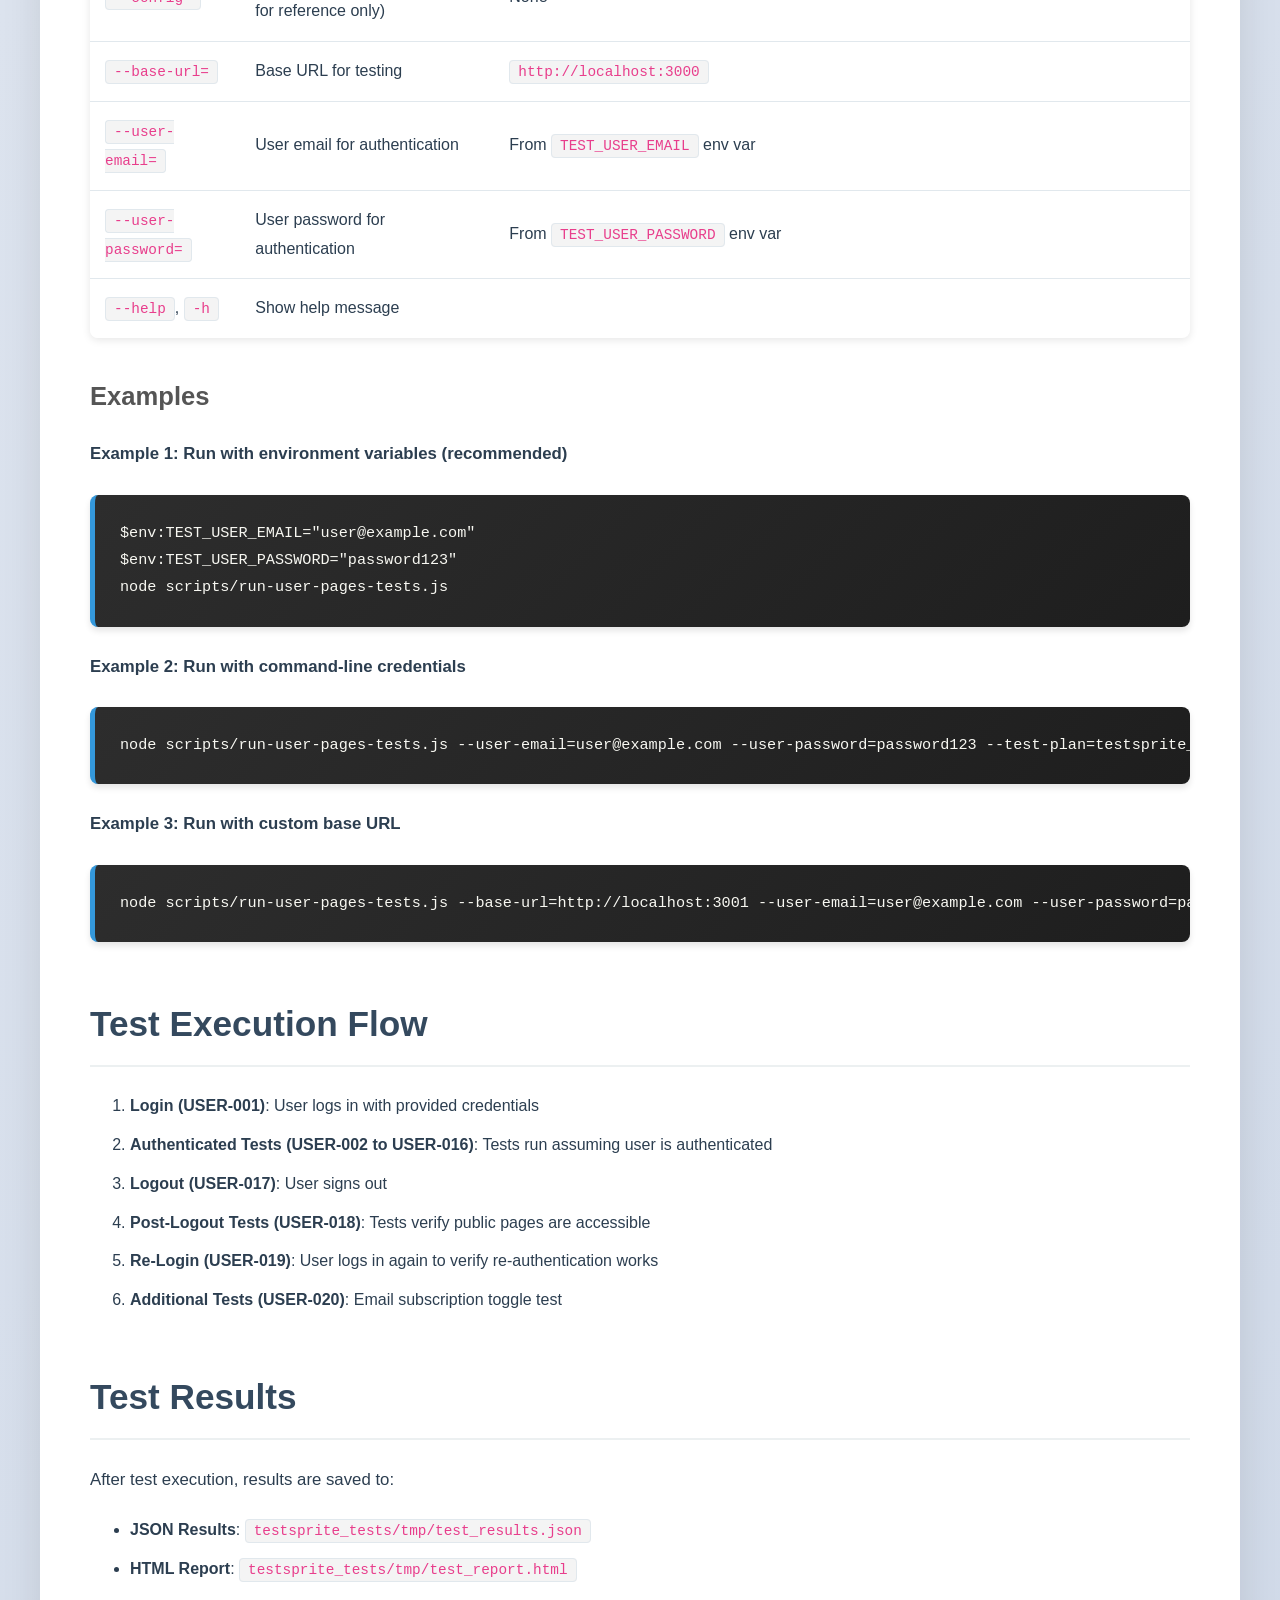
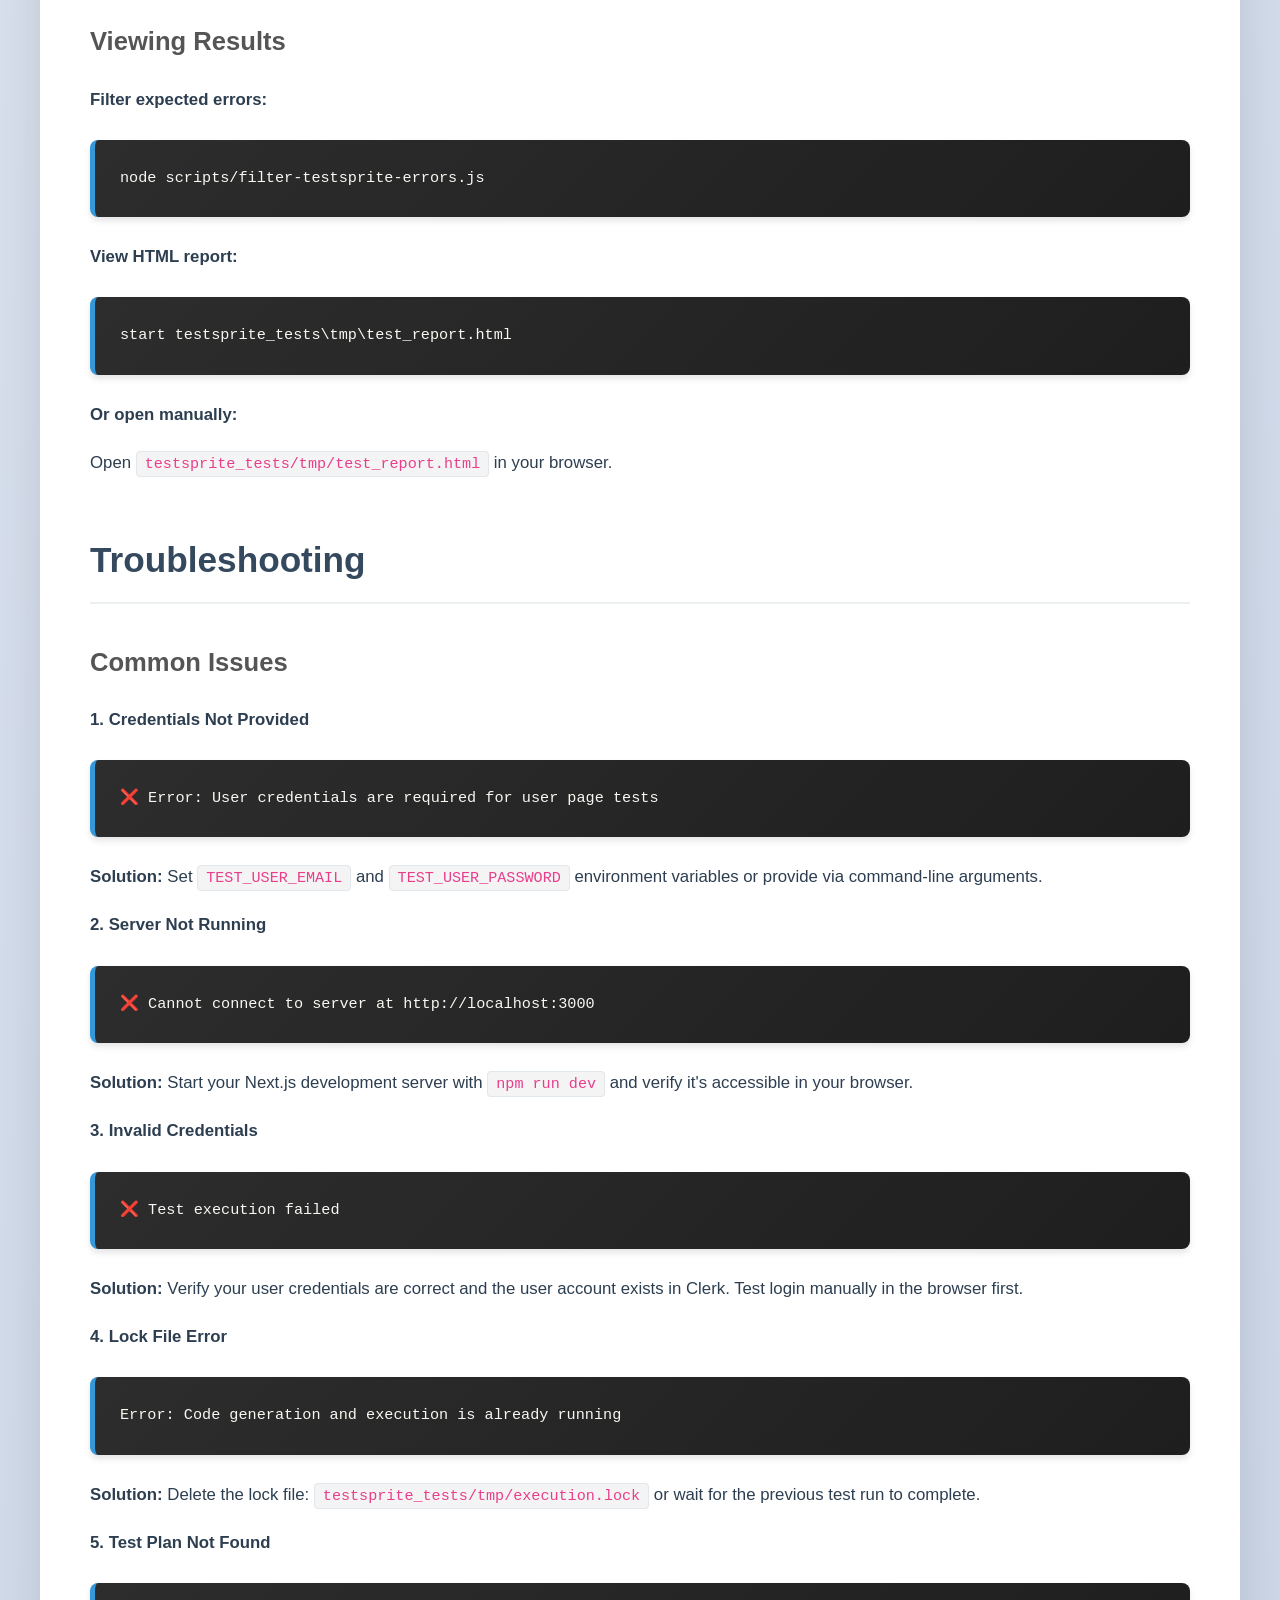
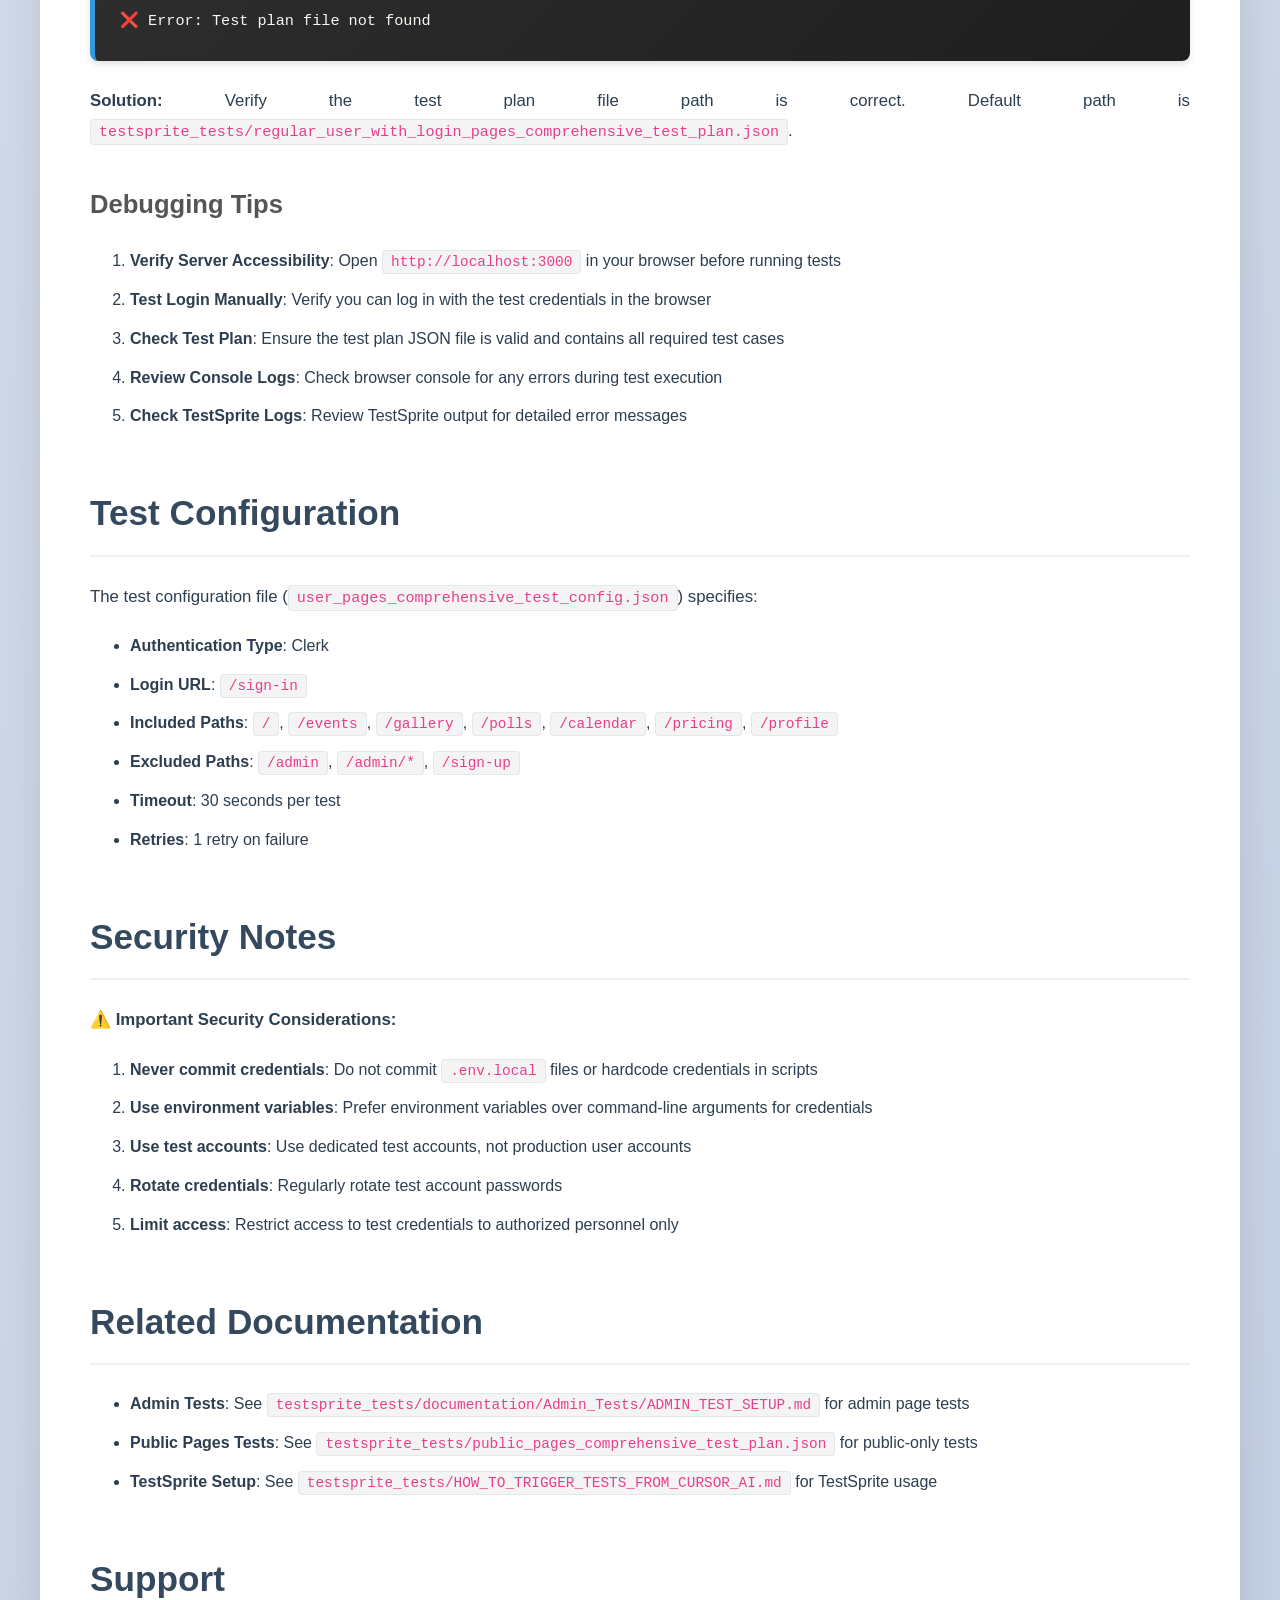
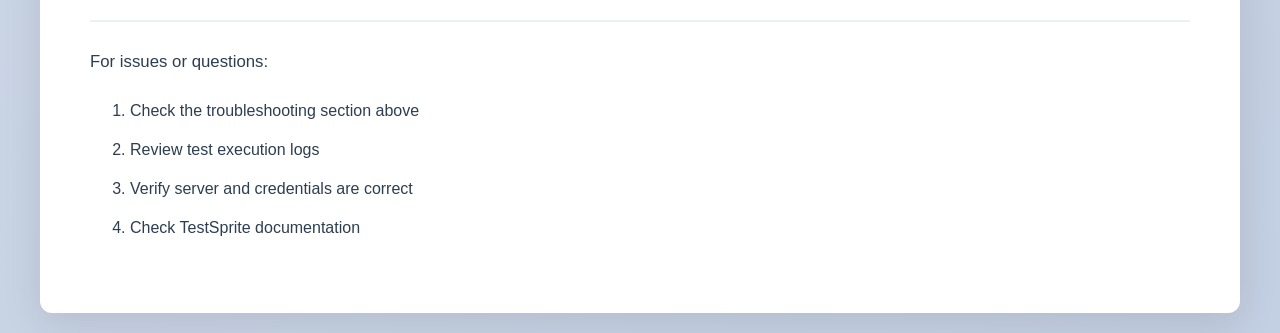
<file: testsprite_tests/USER_TEST_SETUP.html>
<!DOCTYPE html>
<html lang="en">
<head>
    <meta charset="UTF-8">
    <meta name="viewport" content="width=device-width, initial-scale=1.0">
    <title>USER TEST SETUP</title>
    <style>
        * {
            margin: 0;
            padding: 0;
            box-sizing: border-box;
        }

        body {
            font-family: -apple-system, BlinkMacSystemFont, 'Segoe UI', Roboto, 'Helvetica Neue', Arial, sans-serif;
            line-height: 1.8;
            color: #2c3e50;
            background: linear-gradient(135deg, #f5f7fa 0%, #c3cfe2 100%);
            padding: 20px;
            min-height: 100vh;
        }

        .container {
            max-width: 1200px;
            margin: 0 auto;
            background: white;
            padding: 50px;
            border-radius: 12px;
            box-shadow: 0 10px 40px rgba(0,0,0,0.1);
        }

        h1 {
            color: #2c3e50;
            border-bottom: 4px solid #3498db;
            padding-bottom: 15px;
            margin-bottom: 30px;
            font-size: 2.8em;
            font-weight: 700;
        }

        h2 {
            color: #34495e;
            margin-top: 50px;
            margin-bottom: 25px;
            font-size: 2.2em;
            font-weight: 600;
            border-bottom: 2px solid #ecf0f1;
            padding-bottom: 10px;
        }

        h3 {
            color: #555;
            margin-top: 35px;
            margin-bottom: 20px;
            font-size: 1.6em;
            font-weight: 600;
        }

        p {
            margin-bottom: 18px;
            text-align: justify;
            font-size: 1.05em;
        }

        ul, ol {
            margin: 20px 0;
            padding-left: 40px;
        }

        li {
            margin-bottom: 10px;
            line-height: 1.8;
        }

        code {
            background-color: #f4f4f4;
            padding: 3px 8px;
            border-radius: 4px;
            font-family: 'Courier New', 'Consolas', 'Monaco', monospace;
            font-size: 0.9em;
            color: #e83e8c;
            border: 1px solid #e1e8ed;
        }

        pre {
            background: linear-gradient(135deg, #2d2d2d 0%, #1e1e1e 100%);
            color: #f8f8f2;
            padding: 25px;
            border-radius: 8px;
            overflow-x: auto;
            margin: 25px 0;
            border-left: 5px solid #3498db;
            box-shadow: 0 4px 6px rgba(0,0,0,0.1);
        }

        pre code {
            background: none;
            padding: 0;
            color: inherit;
            font-size: 0.95em;
            border: none;
            white-space: pre;
        }

        table {
            width: 100%;
            border-collapse: collapse;
            margin: 25px 0;
            box-shadow: 0 2px 8px rgba(0,0,0,0.1);
            border-radius: 8px;
            overflow: hidden;
        }

        table thead {
            background: linear-gradient(135deg, #3498db 0%, #2980b9 100%);
        }

        table th {
            color: white;
            padding: 15px;
            text-align: left;
            font-weight: 600;
            font-size: 1.05em;
        }

        table td {
            padding: 15px;
            border-bottom: 1px solid #e1e8ed;
            background: white;
        }

        table tbody tr:hover {
            background-color: #f8f9fa;
        }

        table tbody tr:last-child td {
            border-bottom: none;
        }

        a {
            color: #3498db;
            text-decoration: none;
            font-weight: 500;
            transition: color 0.3s ease;
        }

        a:hover {
            color: #2980b9;
            text-decoration: underline;
        }

        hr {
            border: none;
            border-top: 3px solid #ecf0f1;
            margin: 40px 0;
            border-radius: 2px;
        }

        blockquote {
            border-left: 5px solid #3498db;
            padding: 15px 25px;
            margin: 25px 0;
            background-color: #f8f9fa;
            color: #555;
            font-style: italic;
            border-radius: 4px;
        }

        strong {
            color: #2c3e50;
            font-weight: 700;
        }

        em {
            color: #555;
            font-style: italic;
        }

        @media (max-width: 768px) {
            .container {
                padding: 20px;
            }

            h1 {
                font-size: 2em;
            }

            h2 {
                font-size: 1.6em;
            }

            h3 {
                font-size: 1.3em;
            }
        }

        @media print {
            body {
                background: white;
            }
            .container {
                box-shadow: none;
            }
        }
    </style>
</head>
<body>
    <div class="container">
        <h1>User Pages Comprehensive Test Setup</h1>

<h2>Overview</h2>

<p>This document provides setup instructions, prerequisites, and execution guidelines for running comprehensive tests on regular user pages using TestSprite. These tests cover login, logout, profile editing, and access to all public pages.</p>

<h2>Prerequisites</h2>

<h3>1. Test User Account</h3>

<p>You need a valid Clerk user account with regular user permissions (not admin). This account will be used for authentication during tests.</p>

<p><strong>Required Information:</strong></p>
<ul>
<li>User email address</li>
<li>User password</li>

</ul>
<p><strong>Note:</strong> The user account must exist in your Clerk instance and be able to log in successfully.</p>

<h3>2. Environment Variables</h3>

<p>Set the following environment variables before running tests:</p>

<p><strong>PowerShell:</strong></p>
<pre><code class="language-powershell">$env:TEST_USER_EMAIL=&quot;user@example.com&quot;
$env:TEST_USER_PASSWORD=&quot;password123&quot;</code></pre>

<p><strong>Bash/Linux:</strong></p>
<pre><code class="language-bash">export TEST_USER_EMAIL=&quot;user@example.com&quot;
export TEST_USER_PASSWORD=&quot;password123&quot;</code></pre>

<p><strong>Windows CMD:</strong></p>
<pre><code class="language-cmd">set TEST_USER_EMAIL=user@example.com
set TEST_USER_PASSWORD=password123</code></pre>

<h3>3. Next.js Development Server</h3>

<p>Ensure your Next.js development server is running:</p>

<pre><code class="language-bash">npm run dev</code></pre>

<p>The server should be accessible at <code>http://localhost:3000</code> (or your configured port).</p>

<h3>4. TestSprite MCP</h3>

<p>TestSprite MCP should be installed and accessible. The script uses the default TestSprite MCP path.</p>

<h2>Test Plan Structure</h2>

<h3>Comprehensive Test Plan (20 tests)</h3>

<p>The user pages comprehensive test plan includes functional tests covering:</p>

<ol>
<li><strong>USER-001</strong>: Login and Authentication (Critical)</li>
</ol>
<ul>
<li>Navigates to <code>/sign-in</code></li>
<li>Fills in user credentials</li>
<li>Verifies successful login</li>
<li>Verifies user menu/profile visible</li>

</ul>
<ol>
<li><strong>USER-002</strong>: Homepage Access After Login (High)</li>
</ol>
<ul>
<li>Verifies homepage loads correctly for authenticated user</li>
<li>Verifies user profile avatar/menu is visible</li>

</ul>
<ol>
<li><strong>USER-003</strong>: Profile Page Access (Critical)</li>
</ol>
<ul>
<li>Verifies user can access profile page (<code>/profile</code>)</li>
<li>Verifies profile form is visible</li>
<li>Verifies form fields are displayed</li>

</ul>
<ol>
<li><strong>USER-004</strong>: Profile Edit - Personal Information (High)</li>
</ol>
<ul>
<li>Tests editing First Name, Last Name, Phone fields</li>
<li>Verifies form fields accept input</li>

</ul>
<ol>
<li><strong>USER-005</strong>: Profile Edit - Address Information (Medium)</li>
</ol>
<ul>
<li>Tests editing address fields (Address Line 1, City, State, Zip Code)</li>
<li>Verifies address fields accept input</li>

</ul>
<ol>
<li><strong>USER-006</strong>: Profile Save - Save Changes (Critical)</li>
</ol>
<ul>
<li>Makes a change to profile</li>
<li>Clicks Save button</li>
<li>Verifies success message appears</li>
<li>Verifies changes persist after page refresh</li>

</ul>
<ol>
<li><strong>USER-007</strong>: Events Listing Page Access (High)</li>
</ol>
<ul>
<li>Verifies authenticated user can access events listing page</li>
<li>Verifies events grid/list container is present</li>

</ul>
<ol>
<li><strong>USER-008</strong>: Event Details Page Access (High)</li>
</ol>
<ul>
<li>Clicks on an event card</li>
<li>Verifies event details page loads</li>
<li>Verifies event information is displayed</li>

</ul>
<ol>
<li><strong>USER-009</strong>: Gallery Page Access (Medium)</li>
</ol>
<ul>
<li>Verifies authenticated user can access gallery page</li>
<li>Verifies gallery grid/container is present</li>

</ul>
<ol>
<li><strong>USER-010</strong>: Gallery Search and Filter (Medium)</li>
</ol>
<ul>
<li>Tests search functionality</li>
<li>Tests clear/reset functionality</li>
<li>Verifies search results update</li>

</ul>
<ol>
<li><strong>USER-011</strong>: About Page Access (Medium)</li>
</ol>
<ul>
<li>Tests navigation via About dropdown menu</li>
<li>Verifies about section content is visible</li>

</ul>
<ol>
<li><strong>USER-012</strong>: Contact Page Access (Medium)</li>
</ol>
<ul>
<li>Tests navigation to contact section</li>
<li>Verifies contact form/information is visible</li>

</ul>
<ol>
<li><strong>USER-013</strong>: Polls Page Access (Medium)</li>
</ol>
<ul>
<li>Verifies authenticated user can access polls page</li>
<li>Verifies polls list/container is present</li>

</ul>
<ol>
<li><strong>USER-014</strong>: Calendar Page Access (Medium)</li>
</ol>
<ul>
<li>Verifies authenticated user can access calendar page</li>
<li>Verifies calendar component is present</li>

</ul>
<ol>
<li><strong>USER-015</strong>: Pricing Page Access (Medium)</li>
</ol>
<ul>
<li>Verifies authenticated user can access pricing page</li>
<li>Verifies pricing plans/information is visible</li>

</ul>
<ol>
<li><strong>USER-016</strong>: Navigation - Profile Link from Features Menu (High)</li>
</ol>
<ul>
<li>Tests navigation to profile page from Features dropdown</li>
<li>Verifies profile page loads correctly</li>

</ul>
<ol>
<li><strong>USER-017</strong>: User Sign Out (Critical)</li>
</ol>
<ul>
<li>Clicks user profile avatar</li>
<li>Clicks Sign Out button</li>
<li>Verifies user is signed out</li>
<li>Verifies redirect to homepage or sign-in page</li>

</ul>
<ol>
<li><strong>USER-018</strong>: Post-Logout Public Page Access (Medium)</li>
</ol>
<ul>
<li>Verifies public pages are accessible after logout</li>
<li>Verifies Sign In button is visible (not profile avatar)</li>

</ul>
<ol>
<li><strong>USER-019</strong>: Re-Login After Logout (High)</li>
</ol>
<ul>
<li>Tests logging in again after signing out</li>
<li>Verifies successful re-login</li>
<li>Verifies profile page is accessible</li>

</ul>
<ol>
<li><strong>USER-020</strong>: Profile Page - Email Subscription Toggle (Low)</li>
</ol>
<ul>
<li>Tests toggling email subscription checkbox</li>
<li>Verifies save operation completes successfully</li>

</ul>
<h2>Running Tests</h2>

<h3>Basic Usage</h3>

<p><strong>With environment variables:</strong></p>
<pre><code class="language-bash">node scripts/run-user-pages-tests.js</code></pre>

<p><strong>With command-line credentials:</strong></p>
<pre><code class="language-bash">node scripts/run-user-pages-tests.js --user-email=user@example.com --user-password=password123</code></pre>

<p><strong>With custom test plan:</strong></p>
<pre><code class="language-bash">node scripts/run-user-pages-tests.js --test-plan=testsprite_tests/regular_user_with_login_pages_comprehensive_test_plan.json</code></pre>

<p><strong>With custom base URL:</strong></p>
<pre><code class="language-bash">node scripts/run-user-pages-tests.js --base-url=http://localhost:3001</code></pre>

<h3>Command-Line Options</h3>

<table>
<thead><tr><th>Option</th><th>Description</th><th>Default</th></tr></thead>
<tbody>
<tr><td><code>--test-plan=<path></code></td><td>Path to test plan file</td><td><code>testsprite_tests/regular_user_with_login_pages_comprehensive_test_plan.json</code></td></tr>
<tr><td><code>--config=<path></code></td><td>Path to test config file (optional, for reference only)</td><td>None</td></tr>
<tr><td><code>--base-url=<url></code></td><td>Base URL for testing</td><td><code>http://localhost:3000</code></td></tr>
<tr><td><code>--user-email=<email></code></td><td>User email for authentication</td><td>From <code>TEST_USER_EMAIL</code> env var</td></tr>
<tr><td><code>--user-password=<pwd></code></td><td>User password for authentication</td><td>From <code>TEST_USER_PASSWORD</code> env var</td></tr>
<tr><td><code>--help</code>, <code>-h</code></td><td>Show help message</td></tr>
</tbody>
</table>

<h3>Examples</h3>

<p><strong>Example 1: Run with environment variables (recommended)</strong></p>
<pre><code class="language-powershell">$env:TEST_USER_EMAIL=&quot;user@example.com&quot;
$env:TEST_USER_PASSWORD=&quot;password123&quot;
node scripts/run-user-pages-tests.js</code></pre>

<p><strong>Example 2: Run with command-line credentials</strong></p>
<pre><code class="language-bash">node scripts/run-user-pages-tests.js --user-email=user@example.com --user-password=password123 --test-plan=testsprite_tests/regular_user_with_login_pages_comprehensive_test_plan.json</code></pre>

<p><strong>Example 3: Run with custom base URL</strong></p>
<pre><code class="language-bash">node scripts/run-user-pages-tests.js --base-url=http://localhost:3001 --user-email=user@example.com --user-password=password123</code></pre>

<h2>Test Execution Flow</h2>

<ol>
<li><strong>Login (USER-001)</strong>: User logs in with provided credentials</li>
<li><strong>Authenticated Tests (USER-002 to USER-016)</strong>: Tests run assuming user is authenticated</li>
<li><strong>Logout (USER-017)</strong>: User signs out</li>
<li><strong>Post-Logout Tests (USER-018)</strong>: Tests verify public pages are accessible</li>
<li><strong>Re-Login (USER-019)</strong>: User logs in again to verify re-authentication works</li>
<li><strong>Additional Tests (USER-020)</strong>: Email subscription toggle test</li>

</ol>
<h2>Test Results</h2>

<p>After test execution, results are saved to:</p>

<ul>
<li><strong>JSON Results</strong>: <code>testsprite_tests/tmp/test_results.json</code></li>
<li><strong>HTML Report</strong>: <code>testsprite_tests/tmp/test_report.html</code></li>

</ul>
<h3>Viewing Results</h3>

<p><strong>Filter expected errors:</strong></p>
<pre><code class="language-bash">node scripts/filter-testsprite-errors.js</code></pre>

<p><strong>View HTML report:</strong></p>
<pre><code class="language-bash">start testsprite_tests\tmp\test_report.html</code></pre>

<p><strong>Or open manually:</strong></p>
<p>Open <code>testsprite_tests/tmp/test_report.html</code> in your browser.</p>

<h2>Troubleshooting</h2>

<h3>Common Issues</h3>

<p><strong>1. Credentials Not Provided</strong></p>
<pre><code class="language-text">❌ Error: User credentials are required for user page tests</code></pre>
<p><strong>Solution:</strong> Set <code>TEST_USER_EMAIL</code> and <code>TEST_USER_PASSWORD</code> environment variables or provide via command-line arguments.</p>

<p><strong>2. Server Not Running</strong></p>
<pre><code class="language-text">❌ Cannot connect to server at http://localhost:3000</code></pre>
<p><strong>Solution:</strong> Start your Next.js development server with <code>npm run dev</code> and verify it's accessible in your browser.</p>

<p><strong>3. Invalid Credentials</strong></p>
<pre><code class="language-text">❌ Test execution failed</code></pre>
<p><strong>Solution:</strong> Verify your user credentials are correct and the user account exists in Clerk. Test login manually in the browser first.</p>

<p><strong>4. Lock File Error</strong></p>
<pre><code class="language-text">Error: Code generation and execution is already running</code></pre>
<p><strong>Solution:</strong> Delete the lock file: <code>testsprite_tests/tmp/execution.lock</code> or wait for the previous test run to complete.</p>

<p><strong>5. Test Plan Not Found</strong></p>
<pre><code class="language-text">❌ Error: Test plan file not found</code></pre>
<p><strong>Solution:</strong> Verify the test plan file path is correct. Default path is <code>testsprite_tests/regular_user_with_login_pages_comprehensive_test_plan.json</code>.</p>

<h3>Debugging Tips</h3>

<ol>
<li><strong>Verify Server Accessibility</strong>: Open <code>http://localhost:3000</code> in your browser before running tests</li>
<li><strong>Test Login Manually</strong>: Verify you can log in with the test credentials in the browser</li>
<li><strong>Check Test Plan</strong>: Ensure the test plan JSON file is valid and contains all required test cases</li>
<li><strong>Review Console Logs</strong>: Check browser console for any errors during test execution</li>
<li><strong>Check TestSprite Logs</strong>: Review TestSprite output for detailed error messages</li>

</ol>
<h2>Test Configuration</h2>

<p>The test configuration file (<code>user_pages_comprehensive_test_config.json</code>) specifies:</p>

<ul>
<li><strong>Authentication Type</strong>: Clerk</li>
<li><strong>Login URL</strong>: <code>/sign-in</code></li>
<li><strong>Included Paths</strong>: <code>/</code>, <code>/events</code>, <code>/gallery</code>, <code>/polls</code>, <code>/calendar</code>, <code>/pricing</code>, <code>/profile</code></li>
<li><strong>Excluded Paths</strong>: <code>/admin</code>, <code>/admin/*</code>, <code>/sign-up</code></li>
<li><strong>Timeout</strong>: 30 seconds per test</li>
<li><strong>Retries</strong>: 1 retry on failure</li>

</ul>
<h2>Security Notes</h2>

<p>⚠️ <strong>Important Security Considerations:</strong></p>

<ol>
<li><strong>Never commit credentials</strong>: Do not commit <code>.env.local</code> files or hardcode credentials in scripts</li>
<li><strong>Use environment variables</strong>: Prefer environment variables over command-line arguments for credentials</li>
<li><strong>Use test accounts</strong>: Use dedicated test accounts, not production user accounts</li>
<li><strong>Rotate credentials</strong>: Regularly rotate test account passwords</li>
<li><strong>Limit access</strong>: Restrict access to test credentials to authorized personnel only</li>

</ol>
<h2>Related Documentation</h2>

<ul>
<li><strong>Admin Tests</strong>: See <code>testsprite_tests/documentation/Admin_Tests/ADMIN_TEST_SETUP.md</code> for admin page tests</li>
<li><strong>Public Pages Tests</strong>: See <code>testsprite_tests/public_pages_comprehensive_test_plan.json</code> for public-only tests</li>
<li><strong>TestSprite Setup</strong>: See <code>testsprite_tests/HOW_TO_TRIGGER_TESTS_FROM_CURSOR_AI.md</code> for TestSprite usage</li>

</ul>
<h2>Support</h2>

<p>For issues or questions:</p>
<ol>
<li>Check the troubleshooting section above</li>
<li>Review test execution logs</li>
<li>Verify server and credentials are correct</li>
<li>Check TestSprite documentation</li>


</ol>
    </div>
</body>
</html>
</file>
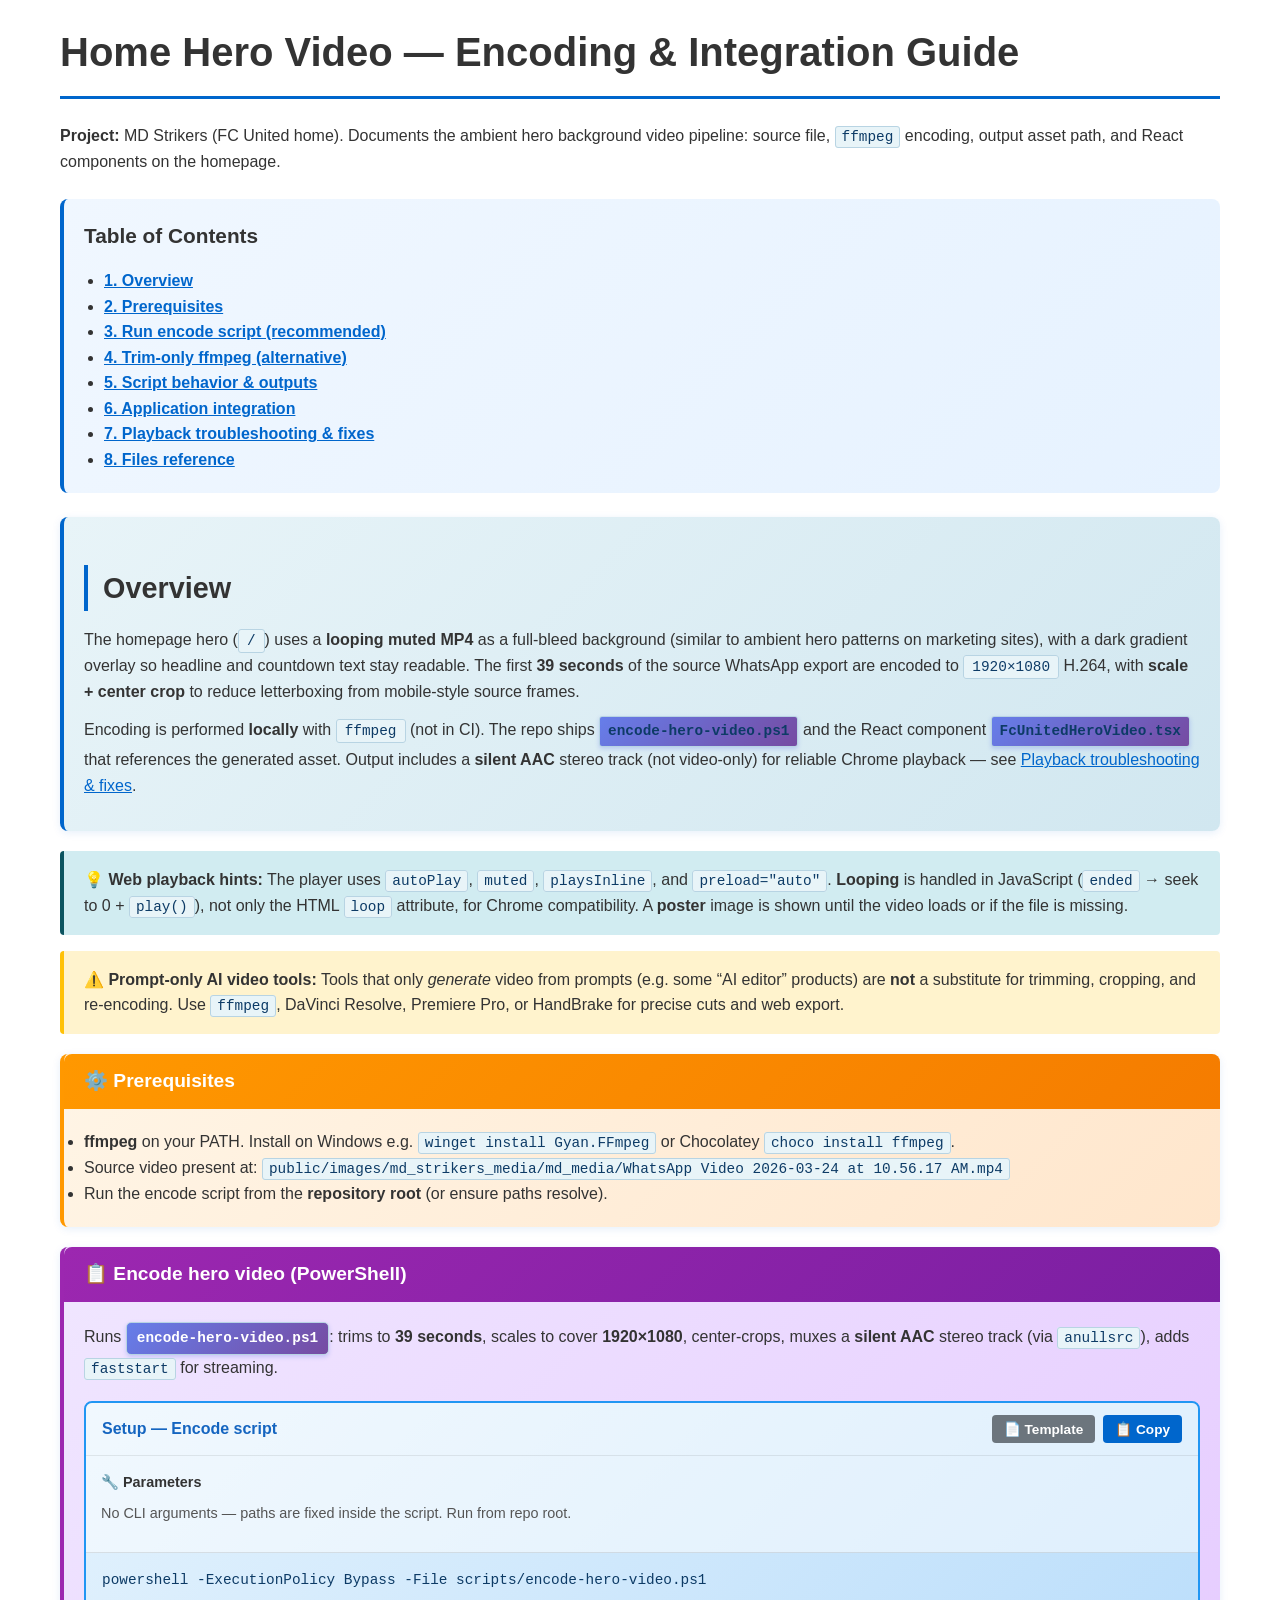
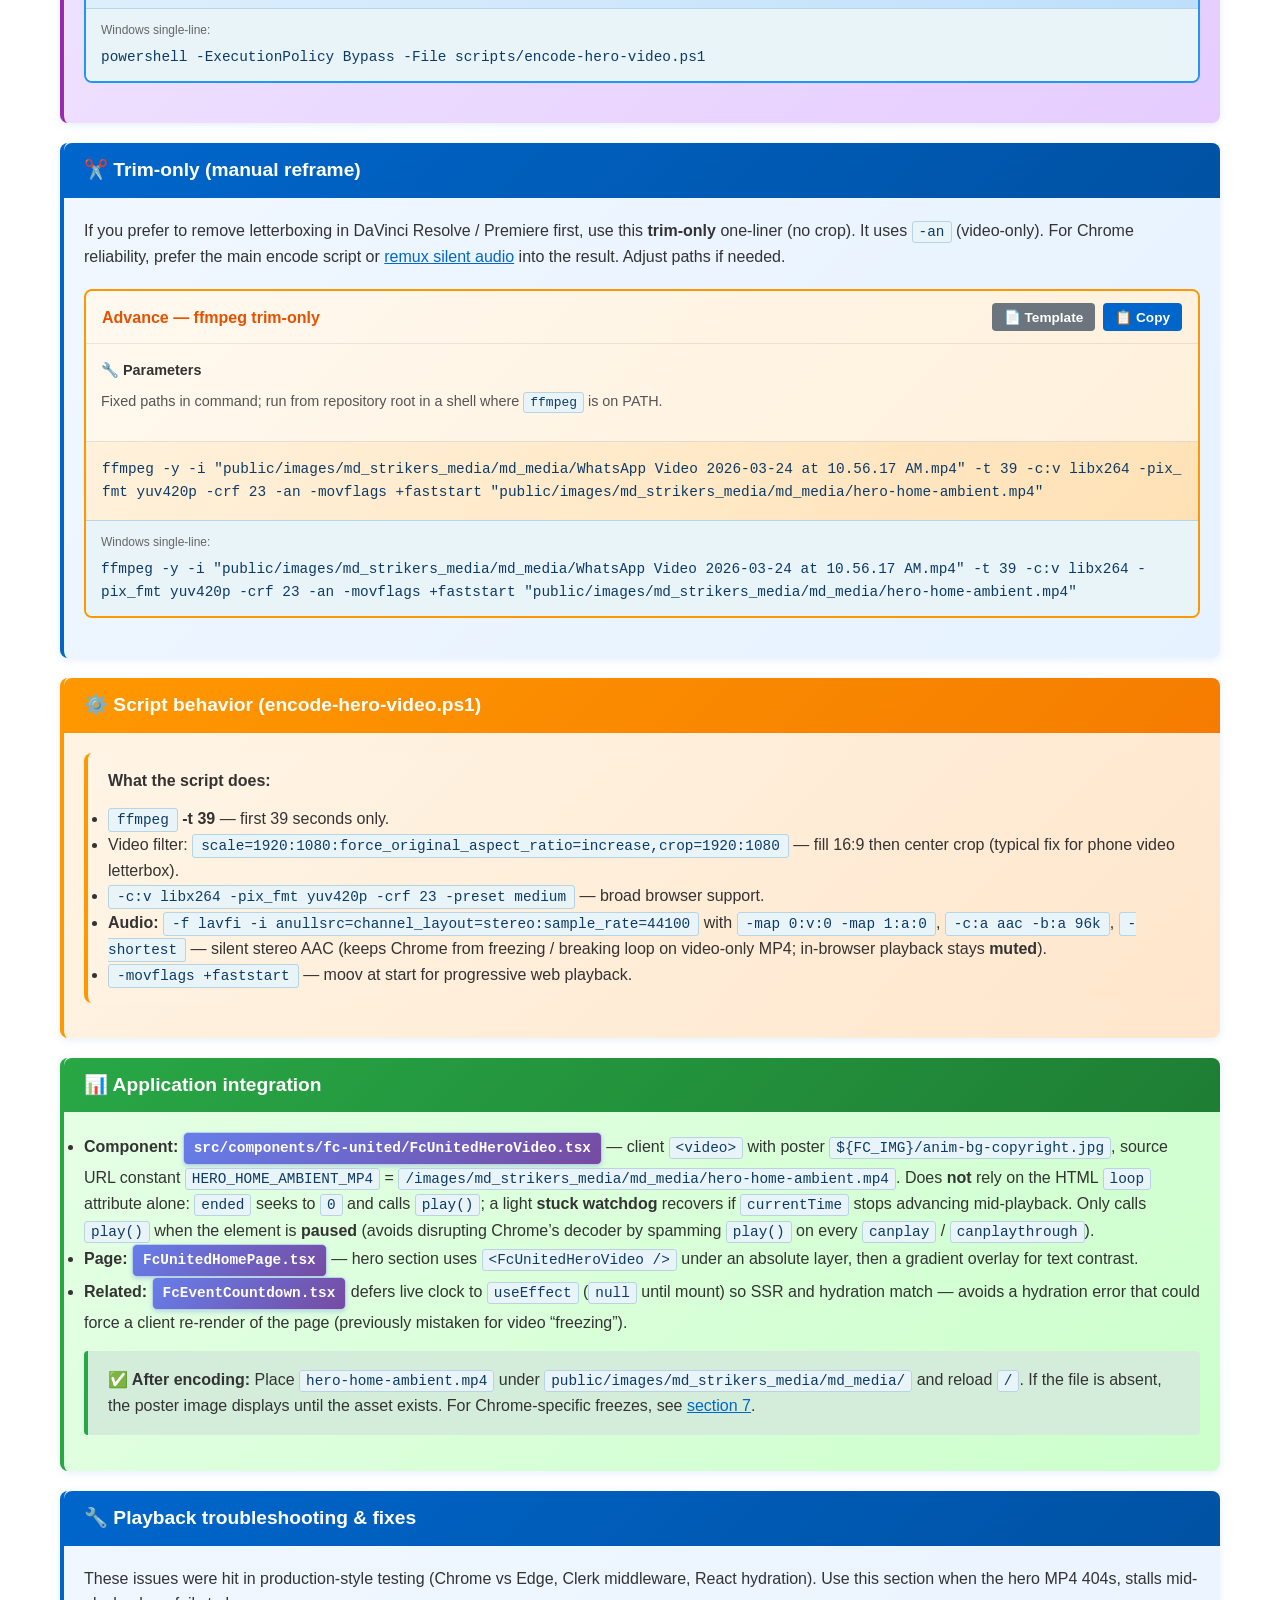
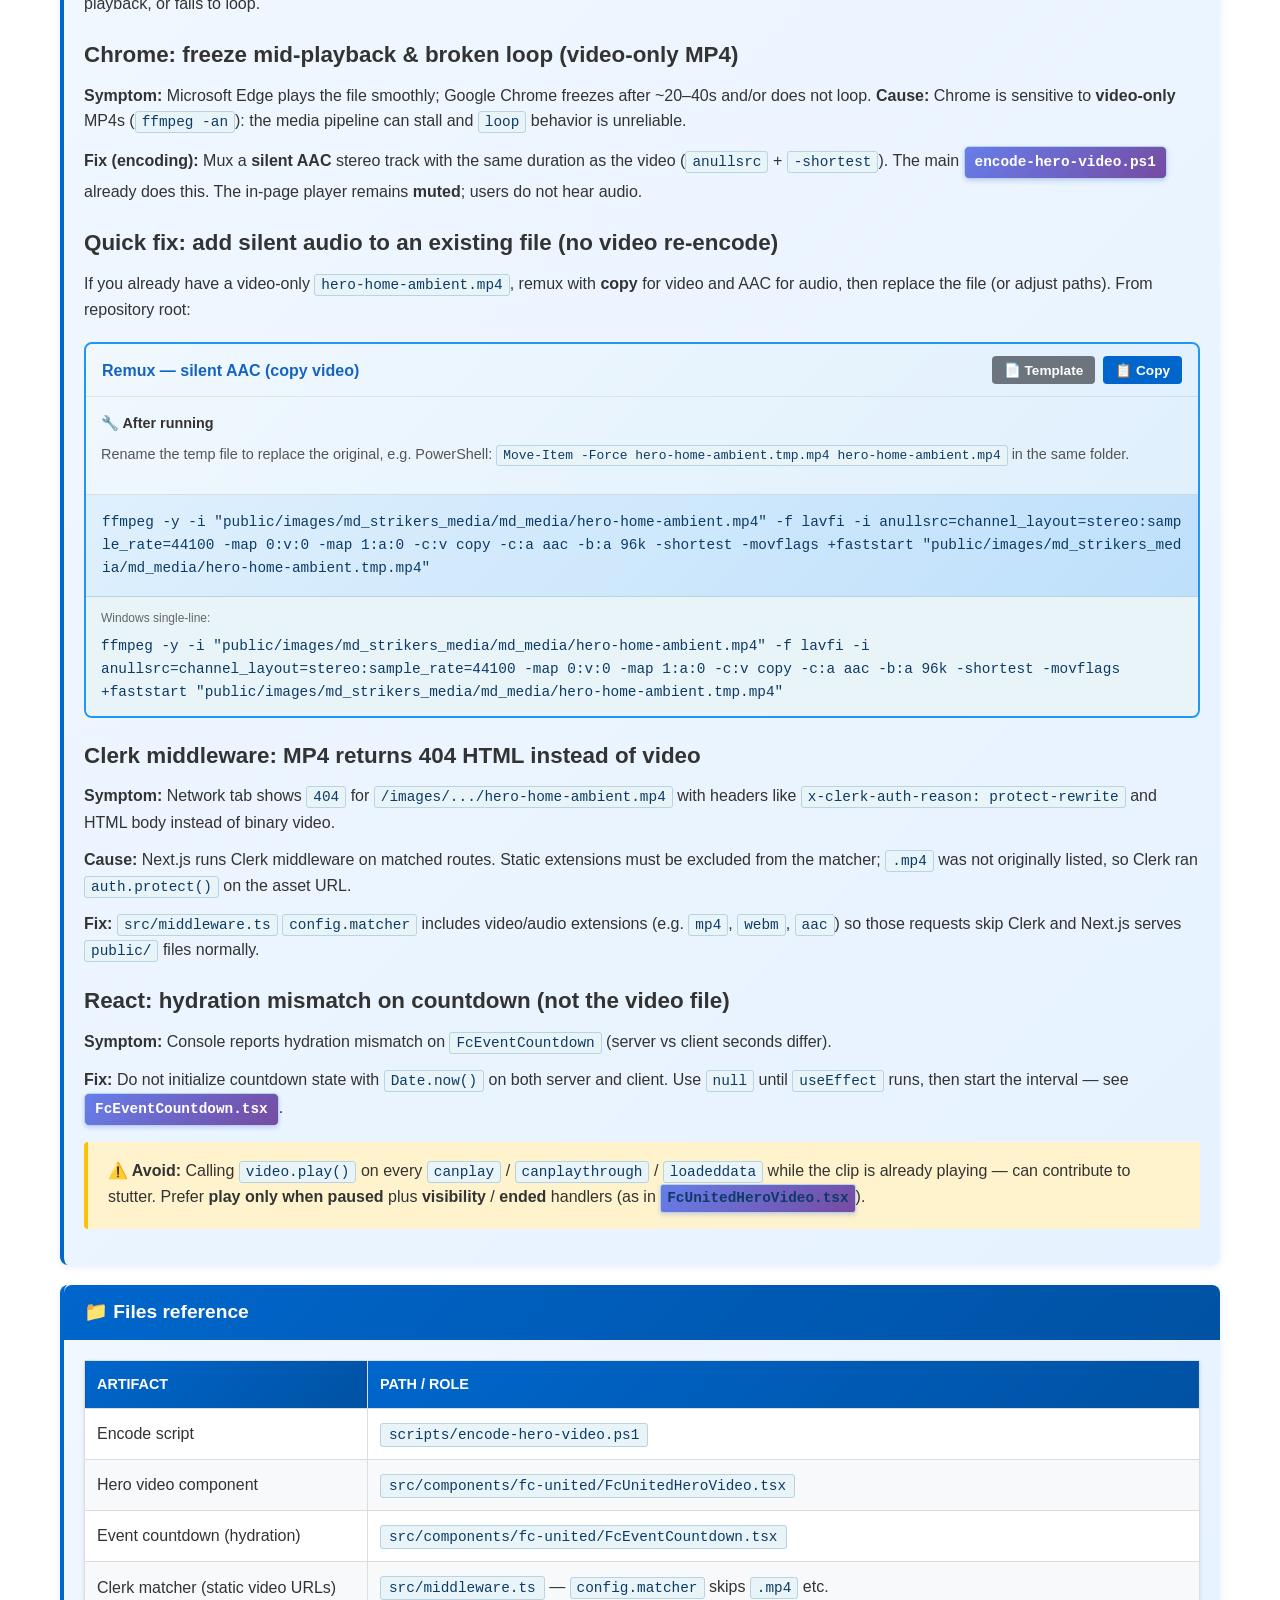
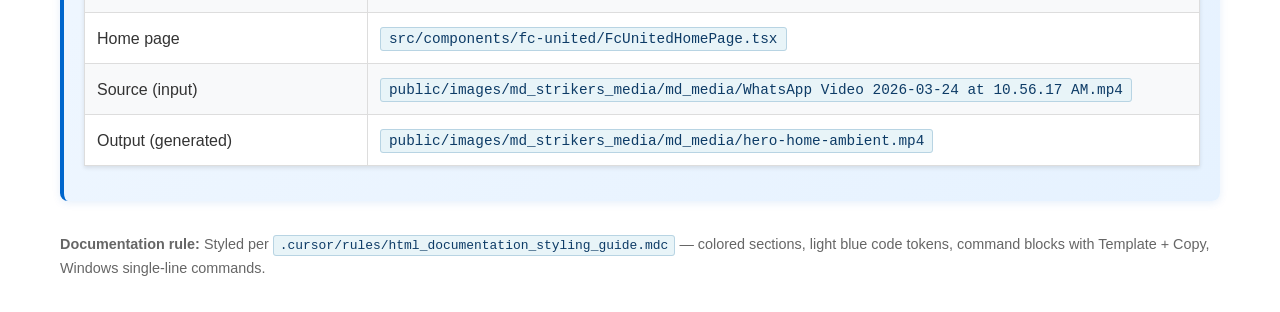
<file: documentation/fc-united/HOME_HERO_VIDEO_ENCODING_GUIDE.html>
<!DOCTYPE html>
<html lang="en">
<head>
    <meta charset="UTF-8">
    <meta name="viewport" content="width=device-width, initial-scale=1.0">
    <meta name="description" content="Encode hero ambient MP4 (silent AAC for Chrome), ffmpeg workflow, FC United home hero video, Clerk static-file matcher, hydration, and playback troubleshooting for MD Strikers.">
    <title>Home Hero Video — Encoding &amp; Integration Guide</title>
    <style>
        * { margin: 0; padding: 0; box-sizing: border-box; }
        body {
            font-family: -apple-system, BlinkMacSystemFont, 'Segoe UI', Roboto, 'Helvetica Neue', Arial, sans-serif;
            line-height: 1.6;
            color: #333;
            max-width: 1200px;
            margin: 0 auto;
            padding: 20px;
            background: #fff;
        }
        h1 {
            font-size: 2.5em;
            border-bottom: 3px solid #0066cc;
            padding-bottom: 12px;
            margin-bottom: 24px;
        }
        h2 {
            font-size: 1.8em;
            border-left: 4px solid #0066cc;
            padding-left: 15px;
            margin-top: 28px;
            margin-bottom: 16px;
        }
        h3 { font-size: 1.4em; color: #333; margin-top: 20px; margin-bottom: 10px; }
        h4 { font-size: 1.2em; color: #555; margin-top: 16px; margin-bottom: 8px; }
        p { margin-bottom: 12px; }
        a { color: #0066cc; }
        a:focus { outline: 2px solid #0066cc; outline-offset: 2px; }

        .toc {
            background: linear-gradient(135deg, #f0f7ff 0%, #e6f2ff 100%);
            border-left: 4px solid #0066cc;
            border-radius: 8px;
            padding: 20px;
            margin: 24px 0;
        }
        .toc h2 { margin-top: 0; border: none; padding: 0; font-size: 1.3em; }
        .toc ul { margin: 12px 0 0 20px; }
        .toc a { font-weight: 600; }

        .section-intro {
            background: linear-gradient(135deg, #e8f4f8 0%, #d1e7f0 100%);
            border-left: 4px solid #0066cc;
            border-radius: 8px;
            padding: 20px;
            margin: 20px 0;
            box-shadow: 0 2px 8px rgba(0, 102, 204, 0.1);
        }
        .section-intro code { background-color: #e8f4f8; color: #0d3b66; padding: 3px 8px; border-radius: 3px; border: 1px solid #b8d4e3; }

        .section-container {
            background: linear-gradient(135deg, #f0f7ff 0%, #e6f2ff 100%);
            border-left: 4px solid #0066cc;
            border-radius: 8px;
            padding: 20px;
            margin: 20px 0;
            box-shadow: 0 2px 8px rgba(0, 102, 204, 0.1);
        }
        .section-container.usage {
            background: linear-gradient(135deg, #f0e6ff 0%, #e6ccff 100%);
            border-left-color: #9c27b0;
        }
        .section-container.parameters {
            background: linear-gradient(135deg, #fff5e6 0%, #ffe6cc 100%);
            border-left-color: #ff9800;
        }
        .section-container.output {
            background: linear-gradient(135deg, #e6ffe6 0%, #ccffcc 100%);
            border-left-color: #28a745;
        }
        .section-header {
            background: linear-gradient(135deg, #0066cc 0%, #0052a3 100%);
            color: white;
            padding: 12px 20px;
            margin: -20px -20px 20px -20px;
            border-radius: 8px 8px 0 0;
            font-size: 1.2em;
            font-weight: bold;
            display: flex;
            align-items: center;
            gap: 10px;
        }
        .section-header.usage {
            background: linear-gradient(135deg, #9c27b0 0%, #7b1fa2 100%);
        }
        .section-header.parameters {
            background: linear-gradient(135deg, #ff9800 0%, #f57c00 100%);
        }
        .section-header.output {
            background: linear-gradient(135deg, #28a745 0%, #1e7e34 100%);
        }

        .parameters-list {
            background: linear-gradient(135deg, #fff5e6 0%, #ffe6cc 100%);
            border-left: 4px solid #ff9800;
            border-radius: 8px;
            padding: 15px 20px;
            margin: 15px 0;
        }
        .parameters-list code {
            background-color: #e8f4f8;
            color: #0d3b66;
            padding: 3px 8px;
            border-radius: 3px;
            border: 1px solid #b8d4e3;
            font-family: 'Courier New', monospace;
        }

        .info {
            background: #d1ecf1;
            border-left: 4px solid #0c5460;
            padding: 16px 20px;
            margin: 16px 0;
            border-radius: 4px;
        }
        .warning {
            background: #fff3cd;
            border-left: 4px solid #ffc107;
            padding: 16px 20px;
            margin: 16px 0;
            border-radius: 4px;
        }
        .success {
            background: #d4edda;
            border-left: 4px solid #28a745;
            padding: 16px 20px;
            margin: 16px 0;
            border-radius: 4px;
        }
        .info code, .warning code, .success code,
        .info .code-highlight, .warning .code-highlight, .success .code-highlight {
            background-color: #e8f4f8;
            color: #0d3b66;
            padding: 2px 6px;
            border-radius: 3px;
            border: 1px solid #b8d4e3;
            font-family: 'Courier New', monospace;
        }

        .script-name {
            background: linear-gradient(135deg, #667eea 0%, #764ba2 100%);
            color: white;
            padding: 4px 10px;
            border-radius: 5px;
            font-family: 'Courier New', monospace;
            font-weight: bold;
            display: inline-block;
            box-shadow: 0 2px 4px rgba(102, 126, 234, 0.3);
        }

        code, .code-highlight {
            background-color: #e8f4f8;
            color: #0d3b66;
            padding: 2px 6px;
            border-radius: 3px;
            border: 1px solid #b8d4e3;
            font-family: 'Courier New', monospace;
            font-size: 0.9em;
        }

        pre, .code-block {
            background-color: #e8f4f8;
            color: #0d3b66;
            padding: 15px;
            border-radius: 5px;
            border: 1px solid #b8d4e3;
            overflow-x: auto;
            margin: 15px 0;
        }
        pre code { background: transparent; border: none; padding: 0; }

        .command-block {
            border: 2px solid #2196f3;
            border-radius: 8px;
            margin: 20px 0;
            overflow: hidden;
            background: linear-gradient(135deg, #e3f2fd 0%, #bbdefb 100%);
        }
        .command-block.setup { border-color: #2196f3; }
        .command-block.advance {
            background: linear-gradient(135deg, #fff3e0 0%, #ffe0b2 100%);
            border-color: #ff9800;
        }
        .command-header {
            display: flex;
            justify-content: space-between;
            align-items: center;
            padding: 12px 16px;
            background: rgba(255,255,255,0.5);
            border-bottom: 1px solid rgba(0,0,0,0.08);
        }
        .command-type { font-weight: bold; color: #1565c0; }
        .command-block.advance .command-type { color: #e65100; }
        .command-header-buttons { display: flex; gap: 8px; }
        .copy-button, .copy-button-template {
            border: none;
            padding: 6px 12px;
            border-radius: 4px;
            cursor: pointer;
            font-size: 0.85em;
            font-weight: bold;
            transition: all 0.3s ease;
        }
        .copy-button {
            background-color: #0066cc;
            color: white;
        }
        .copy-button:hover { background-color: #0052a3; }
        .copy-button-template {
            background-color: #6c757d;
            color: white;
        }
        .copy-button-template:hover { background-color: #5a6268; }
        .copy-button.copied, .copy-button-template.copied {
            background-color: #28a745;
        }

        .command-parameters {
            padding: 15px;
            background: rgba(255, 255, 255, 0.5);
            border-bottom: 1px solid rgba(0,0,0,0.1);
        }
        .command-parameters h5 { margin: 0 0 8px 0; font-size: 0.9em; color: #333; }

        .command-content {
            padding: 16px;
            font-family: 'Courier New', monospace;
            font-size: 0.9em;
            word-break: break-all;
            color: #0d3b66;
        }
        .command-single-line {
            padding: 12px 15px;
            background: #e8f4f8;
            border-top: 1px solid #b8d4e3;
        }
        .command-single-line-label {
            font-size: 0.75em;
            color: #666;
            margin-bottom: 6px;
        }
        .command-single-line code {
            display: block;
            color: #0d3b66;
            background: transparent;
            border: none;
            padding: 0;
            white-space: pre-wrap;
        }

        table {
            border-collapse: collapse;
            width: 100%;
            margin: 15px 0;
            background: white;
            box-shadow: 0 2px 4px rgba(0,0,0,0.1);
        }
        th, td {
            border: 1px solid #ddd;
            padding: 12px;
            text-align: left;
        }
        th {
            background: linear-gradient(135deg, #0066cc 0%, #0052a3 100%);
            color: white;
            font-weight: bold;
            text-transform: uppercase;
            font-size: 0.9em;
        }
        tr:nth-child(even) { background-color: #f8f9fa; }
        tr:hover { background-color: #e3f2fd; transition: background-color 0.2s ease; }
        td code {
            background-color: #e8f4f8;
            color: #0d3b66;
            padding: 3px 8px;
            border-radius: 3px;
            border: 1px solid #b8d4e3;
            font-family: 'Courier New', monospace;
        }

        @media (max-width: 768px) {
            body { padding: 10px; }
            h1 { font-size: 1.8em; }
        }
    </style>
</head>
<body>
    <main>
        <h1>Home Hero Video — Encoding &amp; Integration Guide</h1>
        <p><strong>Project:</strong> MD Strikers (FC United home). Documents the ambient hero background video pipeline: source file, <code class="code-highlight">ffmpeg</code> encoding, output asset path, and React components on the homepage.</p>

        <nav class="toc" aria-label="Table of contents">
            <h2>Table of Contents</h2>
            <ul>
                <li><a href="#overview">1. Overview</a></li>
                <li><a href="#prerequisites">2. Prerequisites</a></li>
                <li><a href="#usage-script">3. Run encode script (recommended)</a></li>
                <li><a href="#usage-trim">4. Trim-only ffmpeg (alternative)</a></li>
                <li><a href="#parameters">5. Script behavior &amp; outputs</a></li>
                <li><a href="#integration">6. Application integration</a></li>
                <li><a href="#troubleshooting">7. Playback troubleshooting &amp; fixes</a></li>
                <li><a href="#reference">8. Files reference</a></li>
            </ul>
        </nav>

        <section id="overview" class="section-intro" aria-labelledby="overview-heading">
            <h2 id="overview-heading">Overview</h2>
            <p>The homepage hero (<code class="code-highlight">/</code>) uses a <strong>looping muted MP4</strong> as a full-bleed background (similar to ambient hero patterns on marketing sites), with a dark gradient overlay so headline and countdown text stay readable. The first <strong>39 seconds</strong> of the source WhatsApp export are encoded to <code class="code-highlight">1920×1080</code> H.264, with <strong>scale + center crop</strong> to reduce letterboxing from mobile-style source frames.</p>
            <p>Encoding is performed <strong>locally</strong> with <code class="code-highlight">ffmpeg</code> (not in CI). The repo ships <code class="script-name">encode-hero-video.ps1</code> and the React component <code class="script-name">FcUnitedHeroVideo.tsx</code> that references the generated asset. Output includes a <strong>silent AAC</strong> stereo track (not video-only) for reliable Chrome playback — see <a href="#troubleshooting">Playback troubleshooting &amp; fixes</a>.</p>
        </section>

        <div class="info">
            <strong>💡 Web playback hints:</strong> The player uses <code class="code-highlight">autoPlay</code>, <code class="code-highlight">muted</code>, <code class="code-highlight">playsInline</code>, and <code class="code-highlight">preload=&quot;auto&quot;</code>. <strong>Looping</strong> is handled in JavaScript (<code class="code-highlight">ended</code> → seek to 0 + <code class="code-highlight">play()</code>), not only the HTML <code class="code-highlight">loop</code> attribute, for Chrome compatibility. A <strong>poster</strong> image is shown until the video loads or if the file is missing.
        </div>

        <div class="warning">
            <strong>⚠️ Prompt-only AI video tools:</strong> Tools that only <em>generate</em> video from prompts (e.g. some “AI editor” products) are <strong>not</strong> a substitute for trimming, cropping, and re-encoding. Use <code class="code-highlight">ffmpeg</code>, DaVinci Resolve, Premiere Pro, or HandBrake for precise cuts and web export.
        </div>

        <section id="prerequisites" class="section-container parameters" aria-labelledby="prereq-heading">
            <div class="section-header parameters" id="prereq-heading">⚙️ Prerequisites</div>
            <ul>
                <li><strong>ffmpeg</strong> on your PATH. Install on Windows e.g. <code class="code-highlight">winget install Gyan.FFmpeg</code> or Chocolatey <code class="code-highlight">choco install ffmpeg</code>.</li>
                <li>Source video present at: <code class="code-highlight">public/images/md_strikers_media/md_media/WhatsApp Video 2026-03-24 at 10.56.17 AM.mp4</code></li>
                <li>Run the encode script from the <strong>repository root</strong> (or ensure paths resolve).</li>
            </ul>
        </section>

        <section id="usage-script" class="section-container usage" aria-labelledby="usage-script-heading">
            <div class="section-header usage" id="usage-script-heading">📋 Encode hero video (PowerShell)</div>
            <p>Runs <code class="script-name">encode-hero-video.ps1</code>: trims to <strong>39 seconds</strong>, scales to cover <strong>1920×1080</strong>, center-crops, muxes a <strong>silent AAC</strong> stereo track (via <code class="code-highlight">anullsrc</code>), adds <code class="code-highlight">faststart</code> for streaming.</p>

            <div class="command-block setup"
                 data-command-type="setup"
                 data-command-base="powershell -ExecutionPolicy Bypass -File scripts/encode-hero-video.ps1"
                 data-template-command="powershell -ExecutionPolicy Bypass -File scripts/encode-hero-video.ps1">
                <div class="command-header">
                    <span class="command-type">Setup — Encode script</span>
                    <div class="command-header-buttons">
                        <button type="button" class="copy-button-template" onclick="copyTemplateCommand(this, 'cmd-encode-hero')" title="Copy template command">📄 Template</button>
                        <button type="button" class="copy-button" onclick="copyCommand(this, 'cmd-encode-hero')" title="Copy command">📋 Copy</button>
                    </div>
                </div>
                <div class="command-parameters">
                    <h5>🔧 Parameters</h5>
                    <p style="font-size:0.9em;color:#555;">No CLI arguments — paths are fixed inside the script. Run from repo root.</p>
                </div>
                <div class="command-content" id="cmd-encode-hero">powershell -ExecutionPolicy Bypass -File scripts/encode-hero-video.ps1</div>
                <div class="command-single-line" id="cmd-encode-hero-single">
                    <div class="command-single-line-label">Windows single-line:</div>
                    <code id="cmd-encode-hero-single-code">powershell -ExecutionPolicy Bypass -File scripts/encode-hero-video.ps1</code>
                </div>
            </div>
        </section>

        <section id="usage-trim" class="section-container" aria-labelledby="usage-trim-heading">
            <div class="section-header">✂️ Trim-only (manual reframe)</div>
            <p>If you prefer to remove letterboxing in DaVinci Resolve / Premiere first, use this <strong>trim-only</strong> one-liner (no crop). It uses <code class="code-highlight">-an</code> (video-only). For Chrome reliability, prefer the main encode script or <a href="#remux-silent-audio">remux silent audio</a> into the result. Adjust paths if needed.</p>

            <div class="command-block advance"
                 data-command-type="advance"
                 data-command-base="ffmpeg -y -i &quot;public/images/md_strikers_media/md_media/WhatsApp Video 2026-03-24 at 10.56.17 AM.mp4&quot; -t 39 -c:v libx264 -pix_fmt yuv420p -crf 23 -an -movflags +faststart &quot;public/images/md_strikers_media/md_media/hero-home-ambient.mp4&quot;"
                 data-template-command="ffmpeg -y -i &quot;public/images/md_strikers_media/md_media/WhatsApp Video 2026-03-24 at 10.56.17 AM.mp4&quot; -t 39 -c:v libx264 -pix_fmt yuv420p -crf 23 -an -movflags +faststart &quot;public/images/md_strikers_media/md_media/hero-home-ambient.mp4&quot;">
                <div class="command-header">
                    <span class="command-type">Advance — ffmpeg trim-only</span>
                    <div class="command-header-buttons">
                        <button type="button" class="copy-button-template" onclick="copyTemplateCommand(this, 'cmd-ffmpeg-trim')" title="Copy template command">📄 Template</button>
                        <button type="button" class="copy-button" onclick="copyCommand(this, 'cmd-ffmpeg-trim')" title="Copy command">📋 Copy</button>
                    </div>
                </div>
                <div class="command-parameters">
                    <h5>🔧 Parameters</h5>
                    <p style="font-size:0.9em;color:#555;">Fixed paths in command; run from repository root in a shell where <code class="code-highlight">ffmpeg</code> is on PATH.</p>
                </div>
                <div class="command-content" id="cmd-ffmpeg-trim">ffmpeg -y -i "public/images/md_strikers_media/md_media/WhatsApp Video 2026-03-24 at 10.56.17 AM.mp4" -t 39 -c:v libx264 -pix_fmt yuv420p -crf 23 -an -movflags +faststart "public/images/md_strikers_media/md_media/hero-home-ambient.mp4"</div>
                <div class="command-single-line" id="cmd-ffmpeg-trim-single">
                    <div class="command-single-line-label">Windows single-line:</div>
                    <code id="cmd-ffmpeg-trim-single-code">ffmpeg -y -i "public/images/md_strikers_media/md_media/WhatsApp Video 2026-03-24 at 10.56.17 AM.mp4" -t 39 -c:v libx264 -pix_fmt yuv420p -crf 23 -an -movflags +faststart "public/images/md_strikers_media/md_media/hero-home-ambient.mp4"</code>
                </div>
            </div>
        </section>

        <section id="parameters" class="section-container parameters" aria-labelledby="parameters-heading">
            <div class="section-header parameters" id="parameters-heading">⚙️ Script behavior (encode-hero-video.ps1)</div>
            <div class="parameters-list">
                <p><strong>What the script does:</strong></p>
                <ul>
                    <li><code>ffmpeg</code> <strong>-t 39</strong> — first 39 seconds only.</li>
                    <li>Video filter: <code class="code-highlight">scale=1920:1080:force_original_aspect_ratio=increase,crop=1920:1080</code> — fill 16:9 then center crop (typical fix for phone video letterbox).</li>
                    <li><code class="code-highlight">-c:v libx264 -pix_fmt yuv420p -crf 23 -preset medium</code> — broad browser support.</li>
                    <li><strong>Audio:</strong> <code class="code-highlight">-f lavfi -i anullsrc=channel_layout=stereo:sample_rate=44100</code> with <code class="code-highlight">-map 0:v:0 -map 1:a:0</code>, <code class="code-highlight">-c:a aac -b:a 96k</code>, <code class="code-highlight">-shortest</code> — silent stereo AAC (keeps Chrome from freezing / breaking loop on video-only MP4; in-browser playback stays <strong>muted</strong>).</li>
                    <li><code class="code-highlight">-movflags +faststart</code> — moov at start for progressive web playback.</li>
                </ul>
            </div>
        </section>

        <section id="integration" class="section-container output" aria-labelledby="integration-heading">
            <div class="section-header output" id="integration-heading">📊 Application integration</div>
            <ul>
                <li><strong>Component:</strong> <code class="script-name">src/components/fc-united/FcUnitedHeroVideo.tsx</code> — client <code class="code-highlight">&lt;video&gt;</code> with poster <code class="code-highlight">${FC_IMG}/anim-bg-copyright.jpg</code>, source URL constant <code class="code-highlight">HERO_HOME_AMBIENT_MP4</code> = <code class="code-highlight">/images/md_strikers_media/md_media/hero-home-ambient.mp4</code>. Does <strong>not</strong> rely on the HTML <code class="code-highlight">loop</code> attribute alone: <code class="code-highlight">ended</code> seeks to <code class="code-highlight">0</code> and calls <code class="code-highlight">play()</code>; a light <strong>stuck watchdog</strong> recovers if <code class="code-highlight">currentTime</code> stops advancing mid-playback. Only calls <code class="code-highlight">play()</code> when the element is <strong>paused</strong> (avoids disrupting Chrome’s decoder by spamming <code class="code-highlight">play()</code> on every <code class="code-highlight">canplay</code> / <code class="code-highlight">canplaythrough</code>).</li>
                <li><strong>Page:</strong> <code class="script-name">FcUnitedHomePage.tsx</code> — hero section uses <code class="code-highlight">&lt;FcUnitedHeroVideo /&gt;</code> under an absolute layer, then a gradient overlay for text contrast.</li>
                <li><strong>Related:</strong> <code class="script-name">FcEventCountdown.tsx</code> defers live clock to <code class="code-highlight">useEffect</code> (<code class="code-highlight">null</code> until mount) so SSR and hydration match — avoids a hydration error that could force a client re-render of the page (previously mistaken for video “freezing”).</li>
            </ul>
            <div class="success">
                <strong>✅ After encoding:</strong> Place <code class="code-highlight">hero-home-ambient.mp4</code> under <code class="code-highlight">public/images/md_strikers_media/md_media/</code> and reload <code class="code-highlight">/</code>. If the file is absent, the poster image displays until the asset exists. For Chrome-specific freezes, see <a href="#troubleshooting">section 7</a>.
            </div>
        </section>

        <section id="troubleshooting" class="section-container" aria-labelledby="troubleshooting-heading">
            <div class="section-header">🔧 Playback troubleshooting &amp; fixes</div>
            <p id="troubleshooting-intro">These issues were hit in production-style testing (Chrome vs Edge, Clerk middleware, React hydration). Use this section when the hero MP4 404s, stalls mid-playback, or fails to loop.</p>

            <h3 id="fix-chrome-freeze">Chrome: freeze mid-playback &amp; broken loop (video-only MP4)</h3>
            <p><strong>Symptom:</strong> Microsoft Edge plays the file smoothly; Google Chrome freezes after ~20–40s and/or does not loop. <strong>Cause:</strong> Chrome is sensitive to <strong>video-only</strong> MP4s (<code class="code-highlight">ffmpeg -an</code>): the media pipeline can stall and <code class="code-highlight">loop</code> behavior is unreliable.</p>
            <p><strong>Fix (encoding):</strong> Mux a <strong>silent AAC</strong> stereo track with the same duration as the video (<code class="code-highlight">anullsrc</code> + <code class="code-highlight">-shortest</code>). The main <code class="script-name">encode-hero-video.ps1</code> already does this. The in-page player remains <strong>muted</strong>; users do not hear audio.</p>

            <h3 id="remux-silent-audio">Quick fix: add silent audio to an existing file (no video re-encode)</h3>
            <p>If you already have a video-only <code class="code-highlight">hero-home-ambient.mp4</code>, remux with <strong>copy</strong> for video and AAC for audio, then replace the file (or adjust paths). From repository root:</p>

            <div class="command-block setup"
                 data-command-type="setup"
                 data-command-base="ffmpeg -y -i &quot;public/images/md_strikers_media/md_media/hero-home-ambient.mp4&quot; -f lavfi -i anullsrc=channel_layout=stereo:sample_rate=44100 -map 0:v:0 -map 1:a:0 -c:v copy -c:a aac -b:a 96k -shortest -movflags +faststart &quot;public/images/md_strikers_media/md_media/hero-home-ambient.tmp.mp4&quot;"
                 data-template-command="ffmpeg -y -i &quot;public/images/md_strikers_media/md_media/hero-home-ambient.mp4&quot; -f lavfi -i anullsrc=channel_layout=stereo:sample_rate=44100 -map 0:v:0 -map 1:a:0 -c:v copy -c:a aac -b:a 96k -shortest -movflags +faststart &quot;public/images/md_strikers_media/md_media/hero-home-ambient.tmp.mp4&quot;">
                <div class="command-header">
                    <span class="command-type">Remux — silent AAC (copy video)</span>
                    <div class="command-header-buttons">
                        <button type="button" class="copy-button-template" onclick="copyTemplateCommand(this, 'cmd-remux-aac')" title="Copy template command">📄 Template</button>
                        <button type="button" class="copy-button" onclick="copyCommand(this, 'cmd-remux-aac')" title="Copy command">📋 Copy</button>
                    </div>
                </div>
                <div class="command-parameters">
                    <h5>🔧 After running</h5>
                    <p style="font-size:0.9em;color:#555;">Rename the temp file to replace the original, e.g. PowerShell: <code class="code-highlight">Move-Item -Force hero-home-ambient.tmp.mp4 hero-home-ambient.mp4</code> in the same folder.</p>
                </div>
                <div class="command-content" id="cmd-remux-aac">ffmpeg -y -i "public/images/md_strikers_media/md_media/hero-home-ambient.mp4" -f lavfi -i anullsrc=channel_layout=stereo:sample_rate=44100 -map 0:v:0 -map 1:a:0 -c:v copy -c:a aac -b:a 96k -shortest -movflags +faststart "public/images/md_strikers_media/md_media/hero-home-ambient.tmp.mp4"</div>
                <div class="command-single-line" id="cmd-remux-aac-single">
                    <div class="command-single-line-label">Windows single-line:</div>
                    <code id="cmd-remux-aac-single-code">ffmpeg -y -i "public/images/md_strikers_media/md_media/hero-home-ambient.mp4" -f lavfi -i anullsrc=channel_layout=stereo:sample_rate=44100 -map 0:v:0 -map 1:a:0 -c:v copy -c:a aac -b:a 96k -shortest -movflags +faststart "public/images/md_strikers_media/md_media/hero-home-ambient.tmp.mp4"</code>
                </div>
            </div>

            <h3 id="fix-clerk-404">Clerk middleware: MP4 returns 404 HTML instead of video</h3>
            <p><strong>Symptom:</strong> Network tab shows <code class="code-highlight">404</code> for <code class="code-highlight">/images/.../hero-home-ambient.mp4</code> with headers like <code class="code-highlight">x-clerk-auth-reason: protect-rewrite</code> and HTML body instead of binary video.</p>
            <p><strong>Cause:</strong> Next.js runs Clerk middleware on matched routes. Static extensions must be excluded from the matcher; <code class="code-highlight">.mp4</code> was not originally listed, so Clerk ran <code class="code-highlight">auth.protect()</code> on the asset URL.</p>
            <p><strong>Fix:</strong> <code class="code-highlight">src/middleware.ts</code> <code class="code-highlight">config.matcher</code> includes video/audio extensions (e.g. <code class="code-highlight">mp4</code>, <code class="code-highlight">webm</code>, <code class="code-highlight">aac</code>) so those requests skip Clerk and Next.js serves <code class="code-highlight">public/</code> files normally.</p>

            <h3 id="fix-hydration">React: hydration mismatch on countdown (not the video file)</h3>
            <p><strong>Symptom:</strong> Console reports hydration mismatch on <code class="code-highlight">FcEventCountdown</code> (server vs client seconds differ).</p>
            <p><strong>Fix:</strong> Do not initialize countdown state with <code class="code-highlight">Date.now()</code> on both server and client. Use <code class="code-highlight">null</code> until <code class="code-highlight">useEffect</code> runs, then start the interval — see <code class="script-name">FcEventCountdown.tsx</code>.</p>

            <div class="warning">
                <strong>⚠️ Avoid:</strong> Calling <code class="code-highlight">video.play()</code> on every <code class="code-highlight">canplay</code> / <code class="code-highlight">canplaythrough</code> / <code class="code-highlight">loadeddata</code> while the clip is already playing — can contribute to stutter. Prefer <strong>play only when paused</strong> plus <strong>visibility</strong> / <strong>ended</strong> handlers (as in <code class="script-name">FcUnitedHeroVideo.tsx</code>).
            </div>
        </section>

        <section id="reference" class="section-container" aria-labelledby="reference-heading">
            <div class="section-header">📁 Files reference</div>
            <table>
                <thead>
                    <tr>
                        <th>Artifact</th>
                        <th>Path / role</th>
                    </tr>
                </thead>
                <tbody>
                    <tr>
                        <td>Encode script</td>
                        <td><code>scripts/encode-hero-video.ps1</code></td>
                    </tr>
                    <tr>
                        <td>Hero video component</td>
                        <td><code>src/components/fc-united/FcUnitedHeroVideo.tsx</code></td>
                    </tr>
                    <tr>
                        <td>Event countdown (hydration)</td>
                        <td><code>src/components/fc-united/FcEventCountdown.tsx</code></td>
                    </tr>
                    <tr>
                        <td>Clerk matcher (static video URLs)</td>
                        <td><code>src/middleware.ts</code> — <code class="code-highlight">config.matcher</code> skips <code class="code-highlight">.mp4</code> etc.</td>
                    </tr>
                    <tr>
                        <td>Home page</td>
                        <td><code>src/components/fc-united/FcUnitedHomePage.tsx</code></td>
                    </tr>
                    <tr>
                        <td>Source (input)</td>
                        <td><code>public/images/md_strikers_media/md_media/WhatsApp Video 2026-03-24 at 10.56.17 AM.mp4</code></td>
                    </tr>
                    <tr>
                        <td>Output (generated)</td>
                        <td><code>public/images/md_strikers_media/md_media/hero-home-ambient.mp4</code></td>
                    </tr>
                </tbody>
            </table>
        </section>

        <p style="margin-top:32px;font-size:0.9em;color:#666;"><strong>Documentation rule:</strong> Styled per <code class="code-highlight">.cursor/rules/html_documentation_styling_guide.mdc</code> — colored sections, light blue code tokens, command blocks with Template + Copy, Windows single-line commands.</p>
    </main>

    <script>
        function copyCommand(button, commandId) {
            const commandElement = document.getElementById(commandId);
            if (!commandElement) return;
            const commandText = commandElement.textContent.trim();
            if (navigator.clipboard && navigator.clipboard.writeText) {
                navigator.clipboard.writeText(commandText).then(function () {
                    button.classList.add('copied');
                    var t = button.textContent;
                    button.textContent = '✓ Copied!';
                    setTimeout(function () {
                        button.classList.remove('copied');
                        button.textContent = t;
                    }, 2000);
                }).catch(function (err) {
                    console.error('Copy failed:', err);
                });
            }
        }

        function copyTemplateCommand(button, commandId) {
            const commandBlock = button.closest('.command-block');
            if (!commandBlock) return;
            var templateCommand = commandBlock.getAttribute('data-template-command');
            if (!templateCommand) {
                const el = document.getElementById(commandId);
                if (!el) return;
                templateCommand = el.textContent.trim();
            }
            templateCommand = templateCommand.replace(/&quot;/g, '"');
            if (navigator.clipboard && navigator.clipboard.writeText) {
                navigator.clipboard.writeText(templateCommand).then(function () {
                    button.classList.add('copied');
                    var t = button.textContent;
                    button.textContent = '✓ Copied!';
                    setTimeout(function () {
                        button.classList.remove('copied');
                        button.textContent = t;
                    }, 2000);
                }).catch(function (err) {
                    console.error('Copy failed:', err);
                });
            }
        }
    </script>
</body>
</html>
</file>
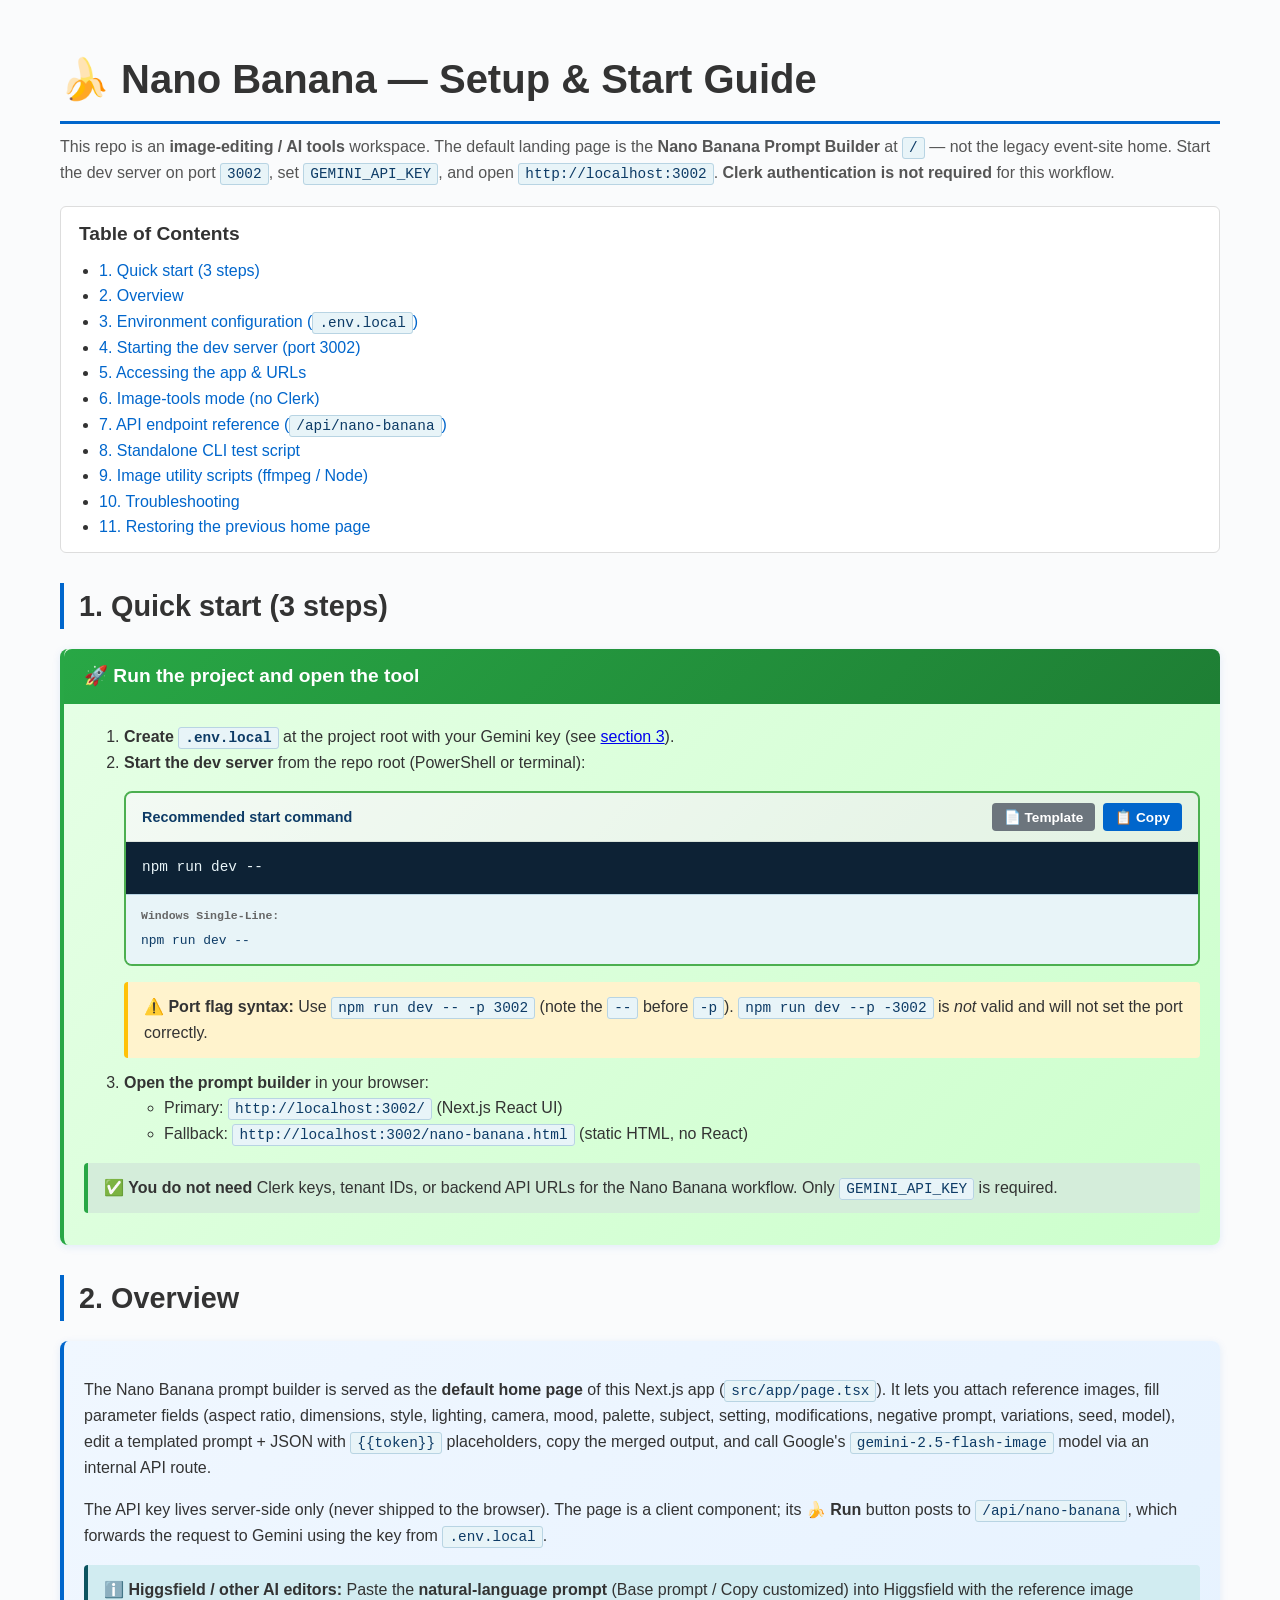
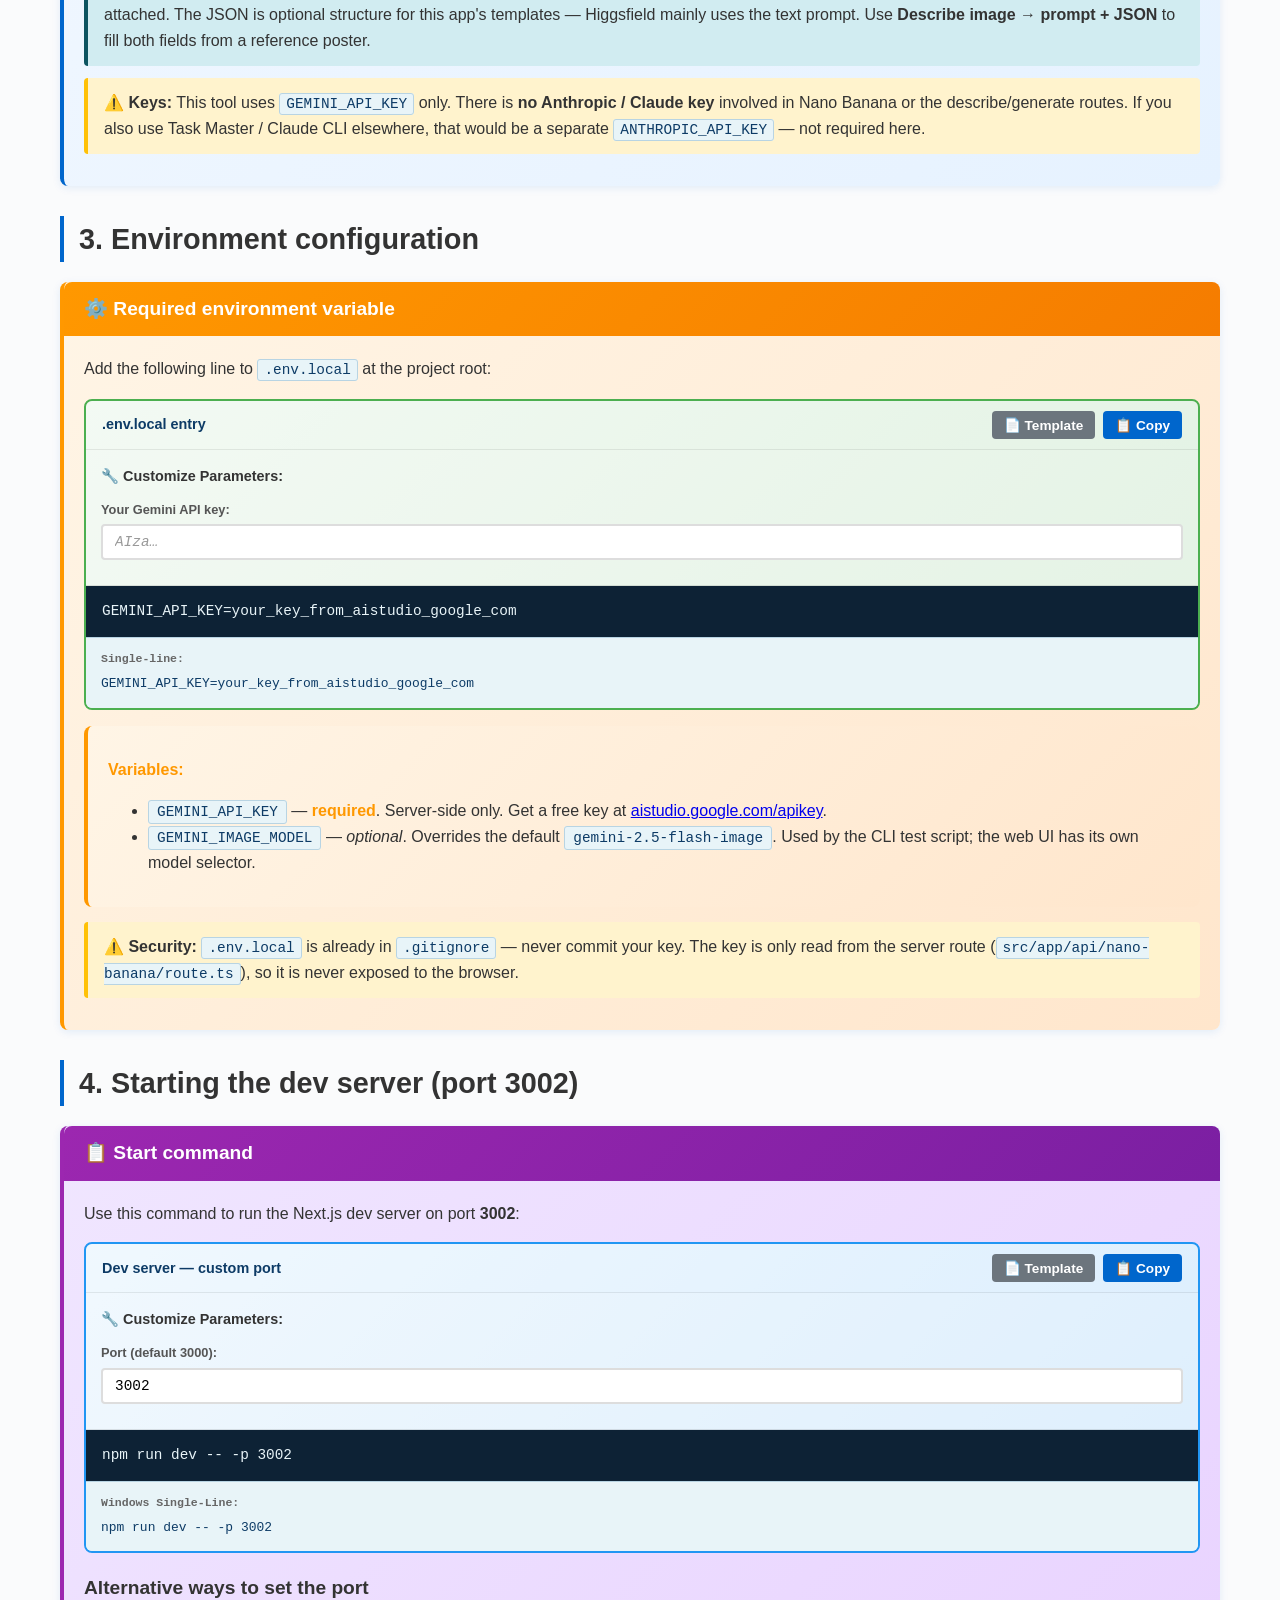
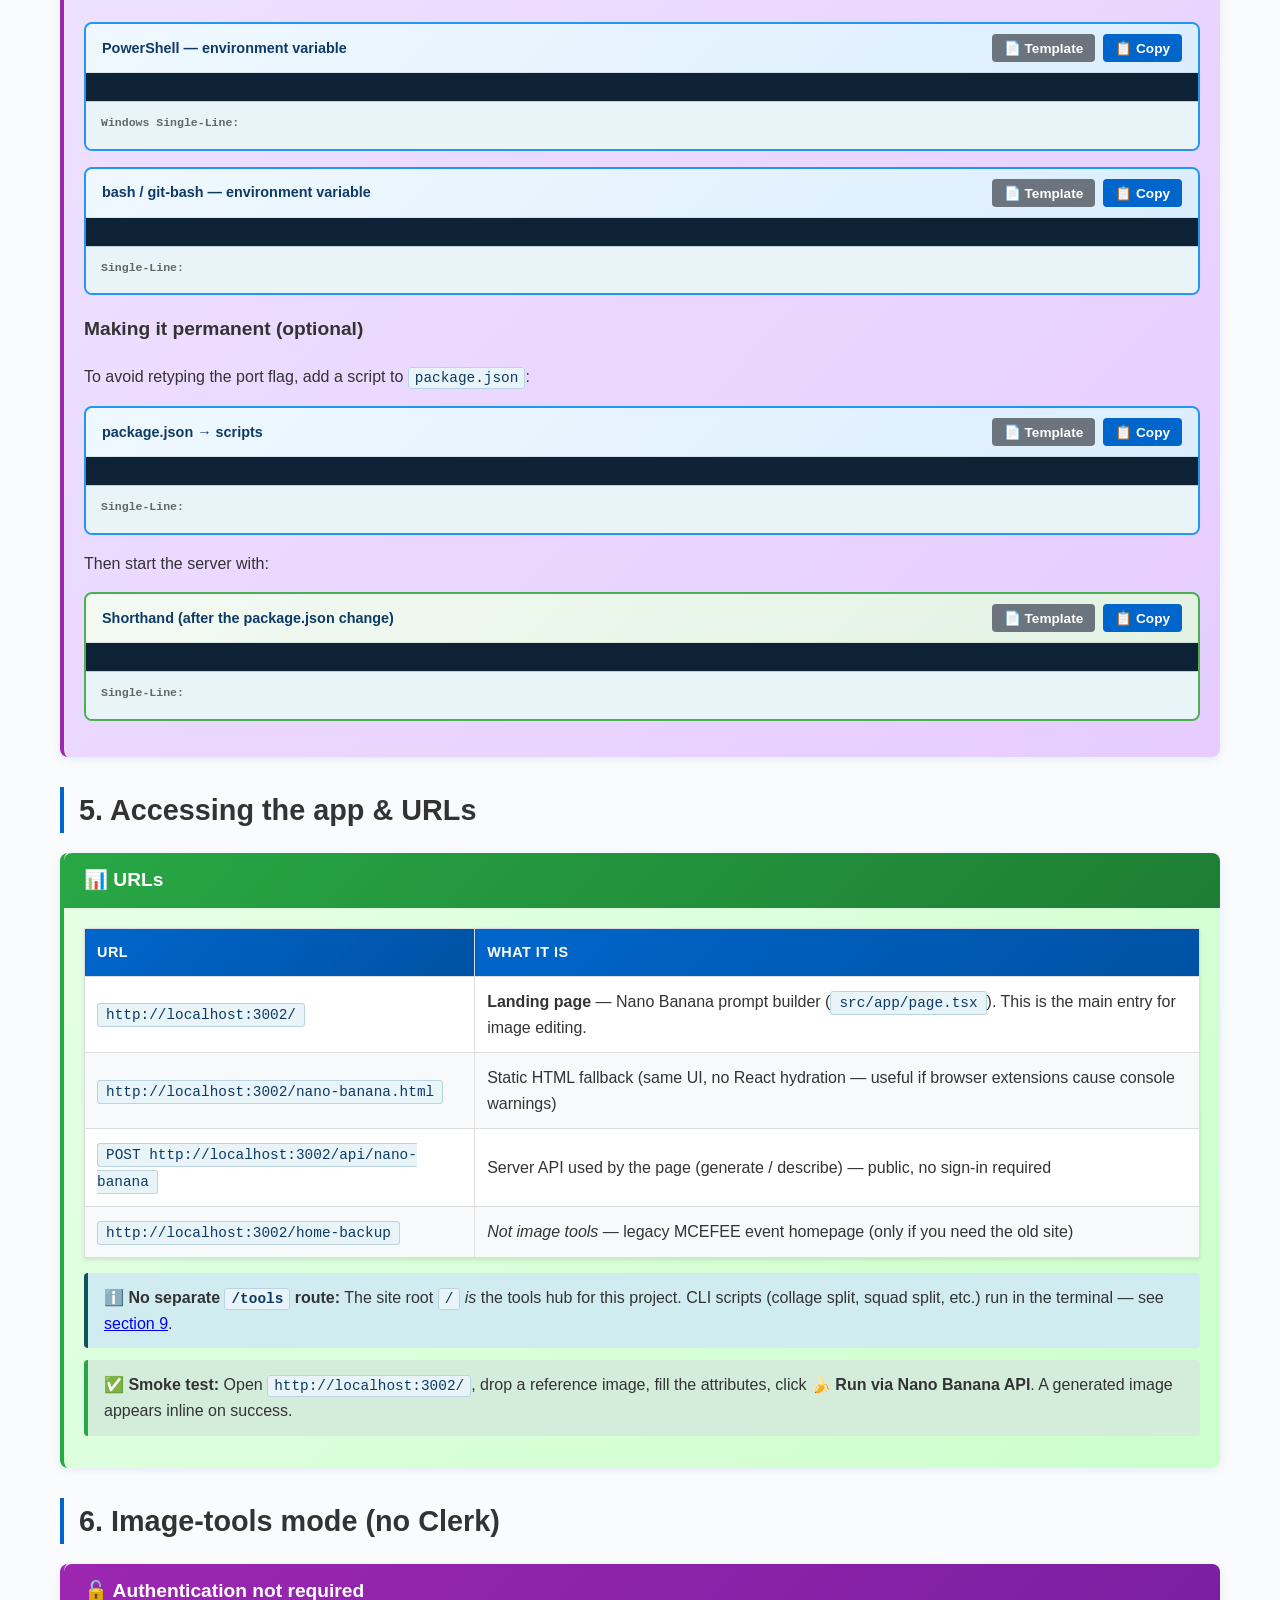
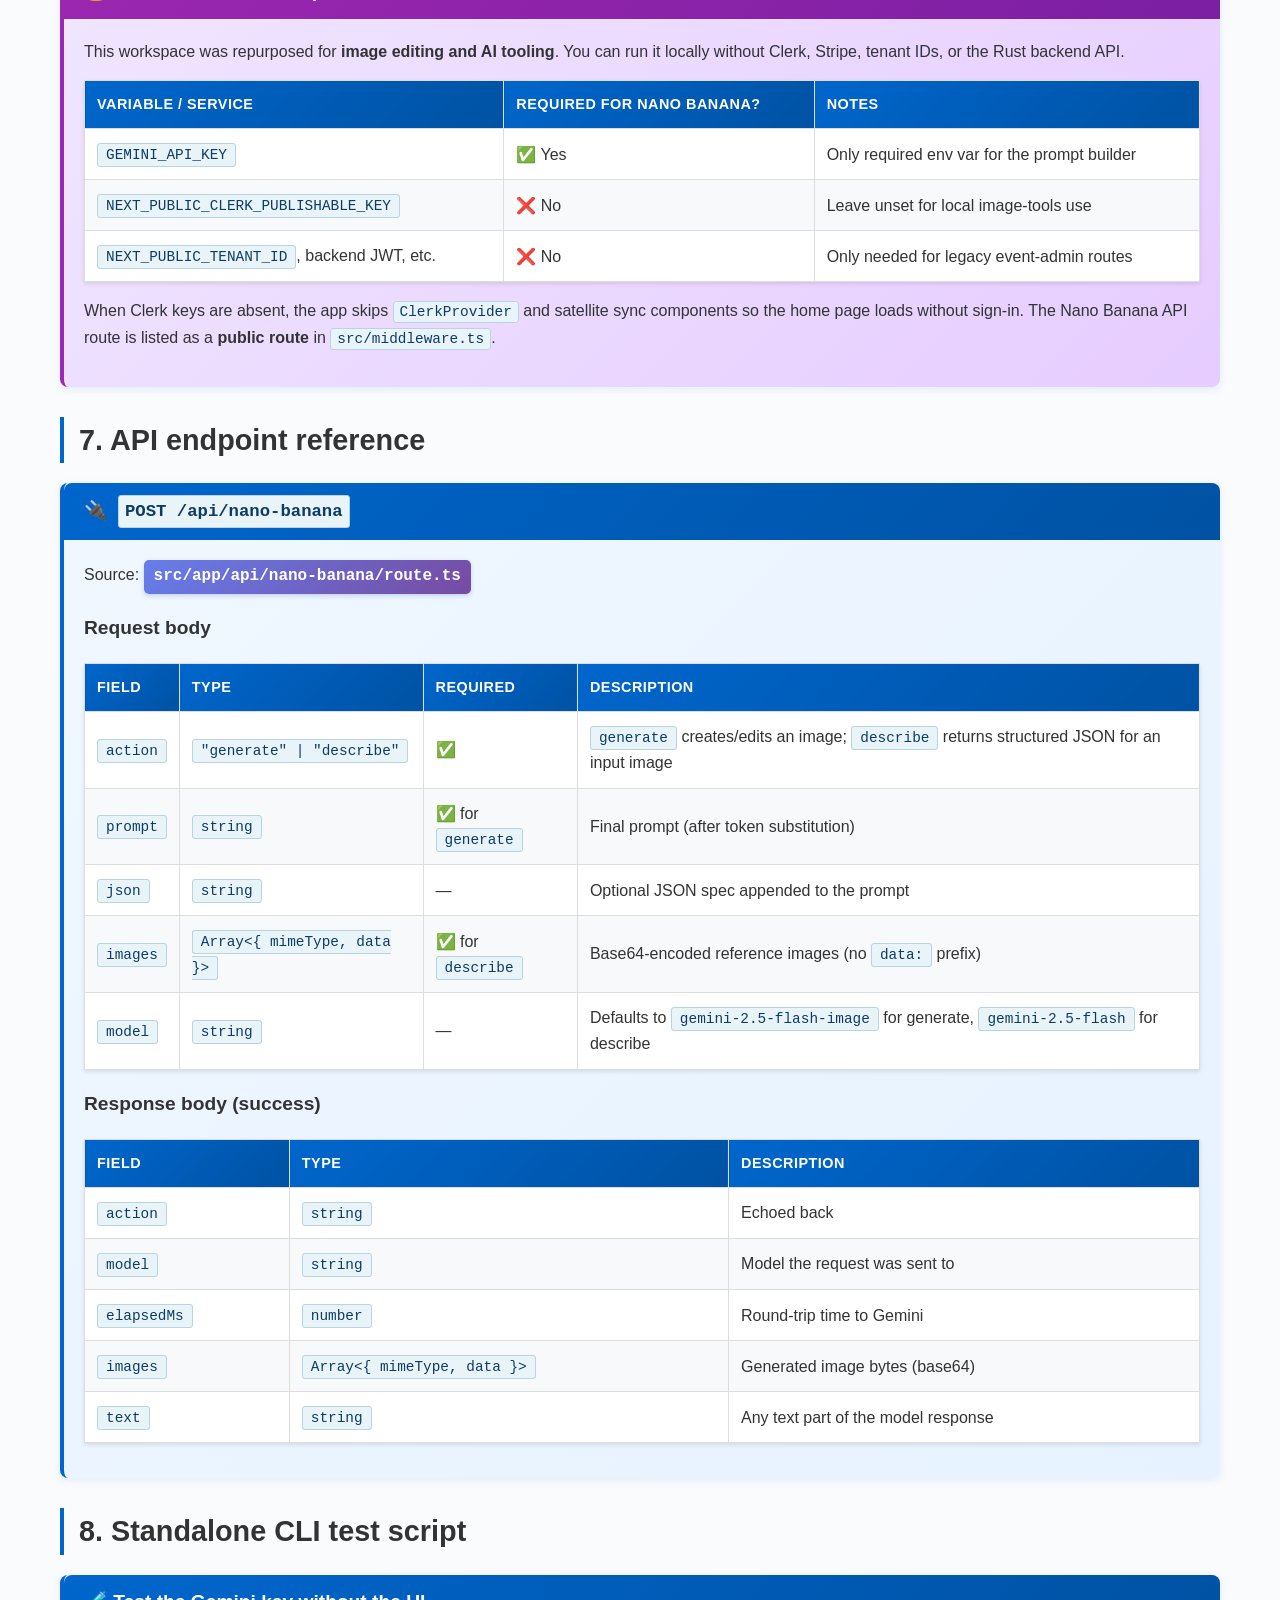
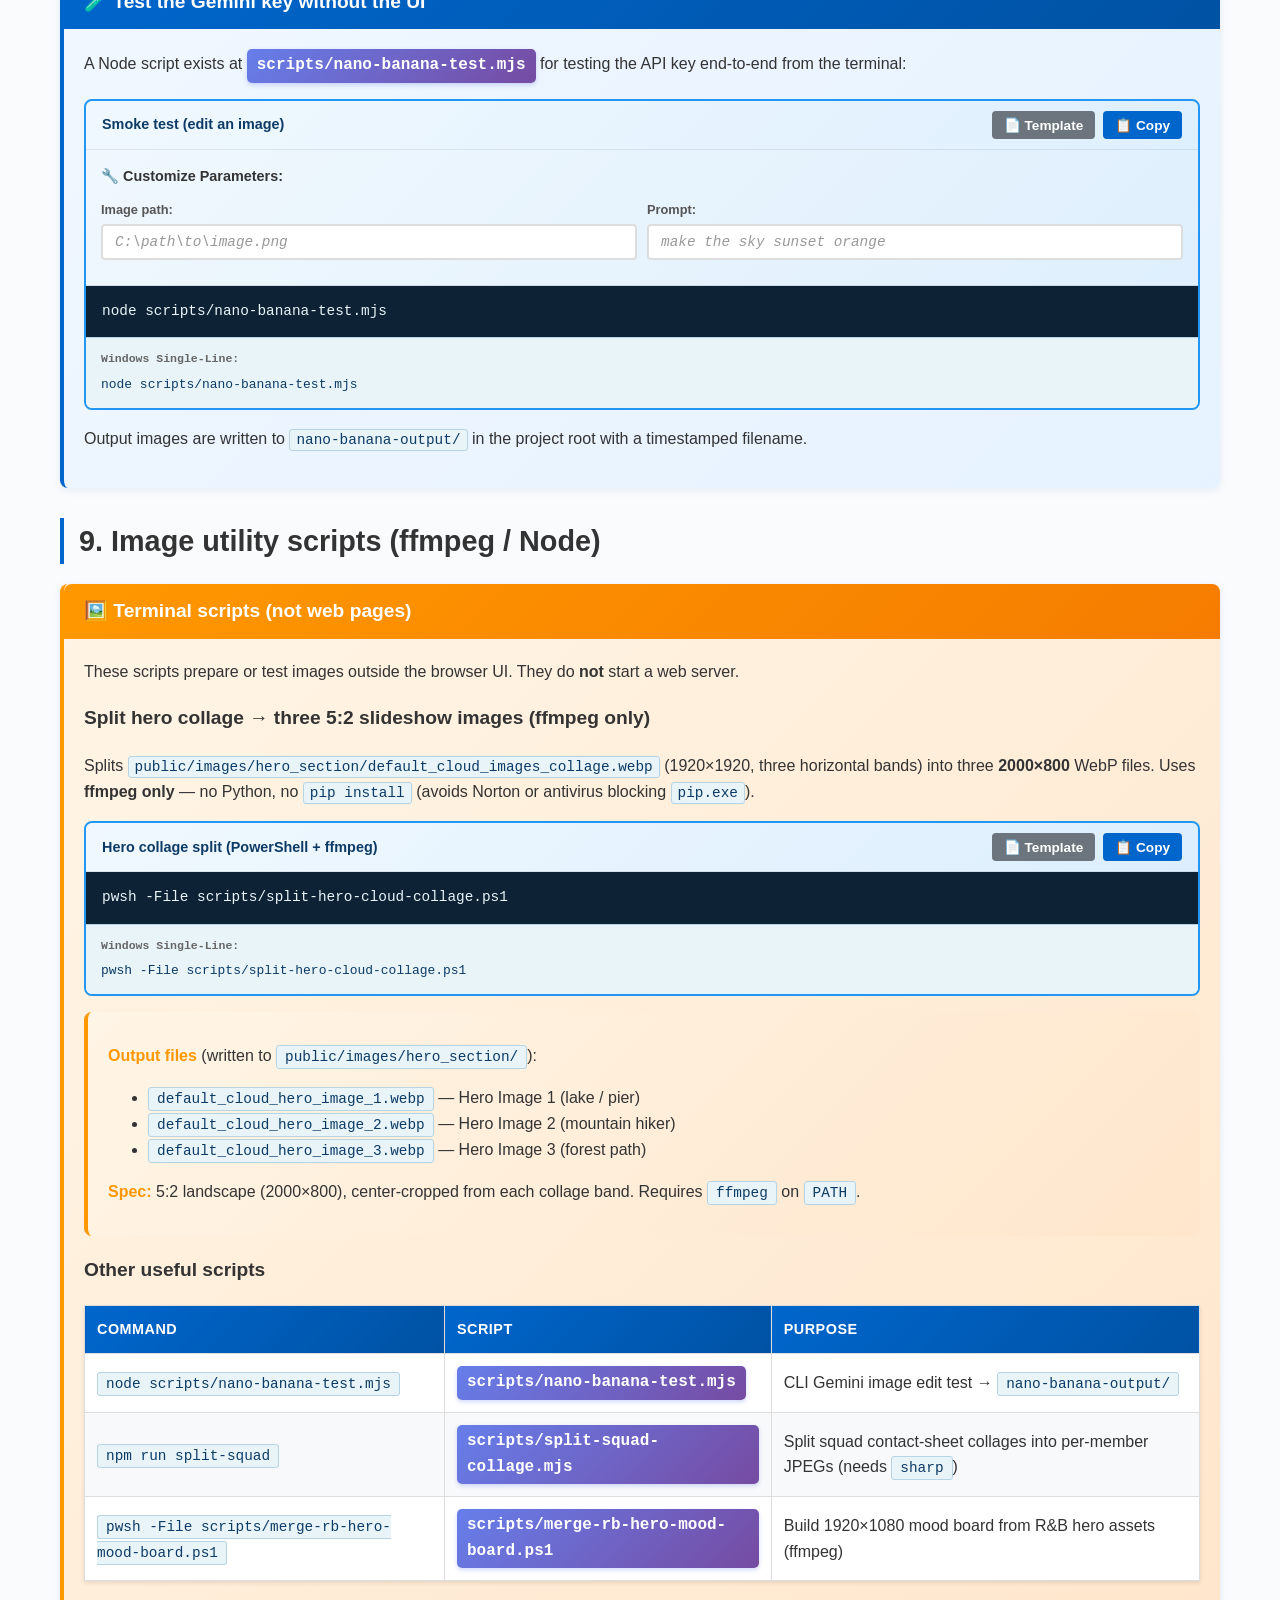
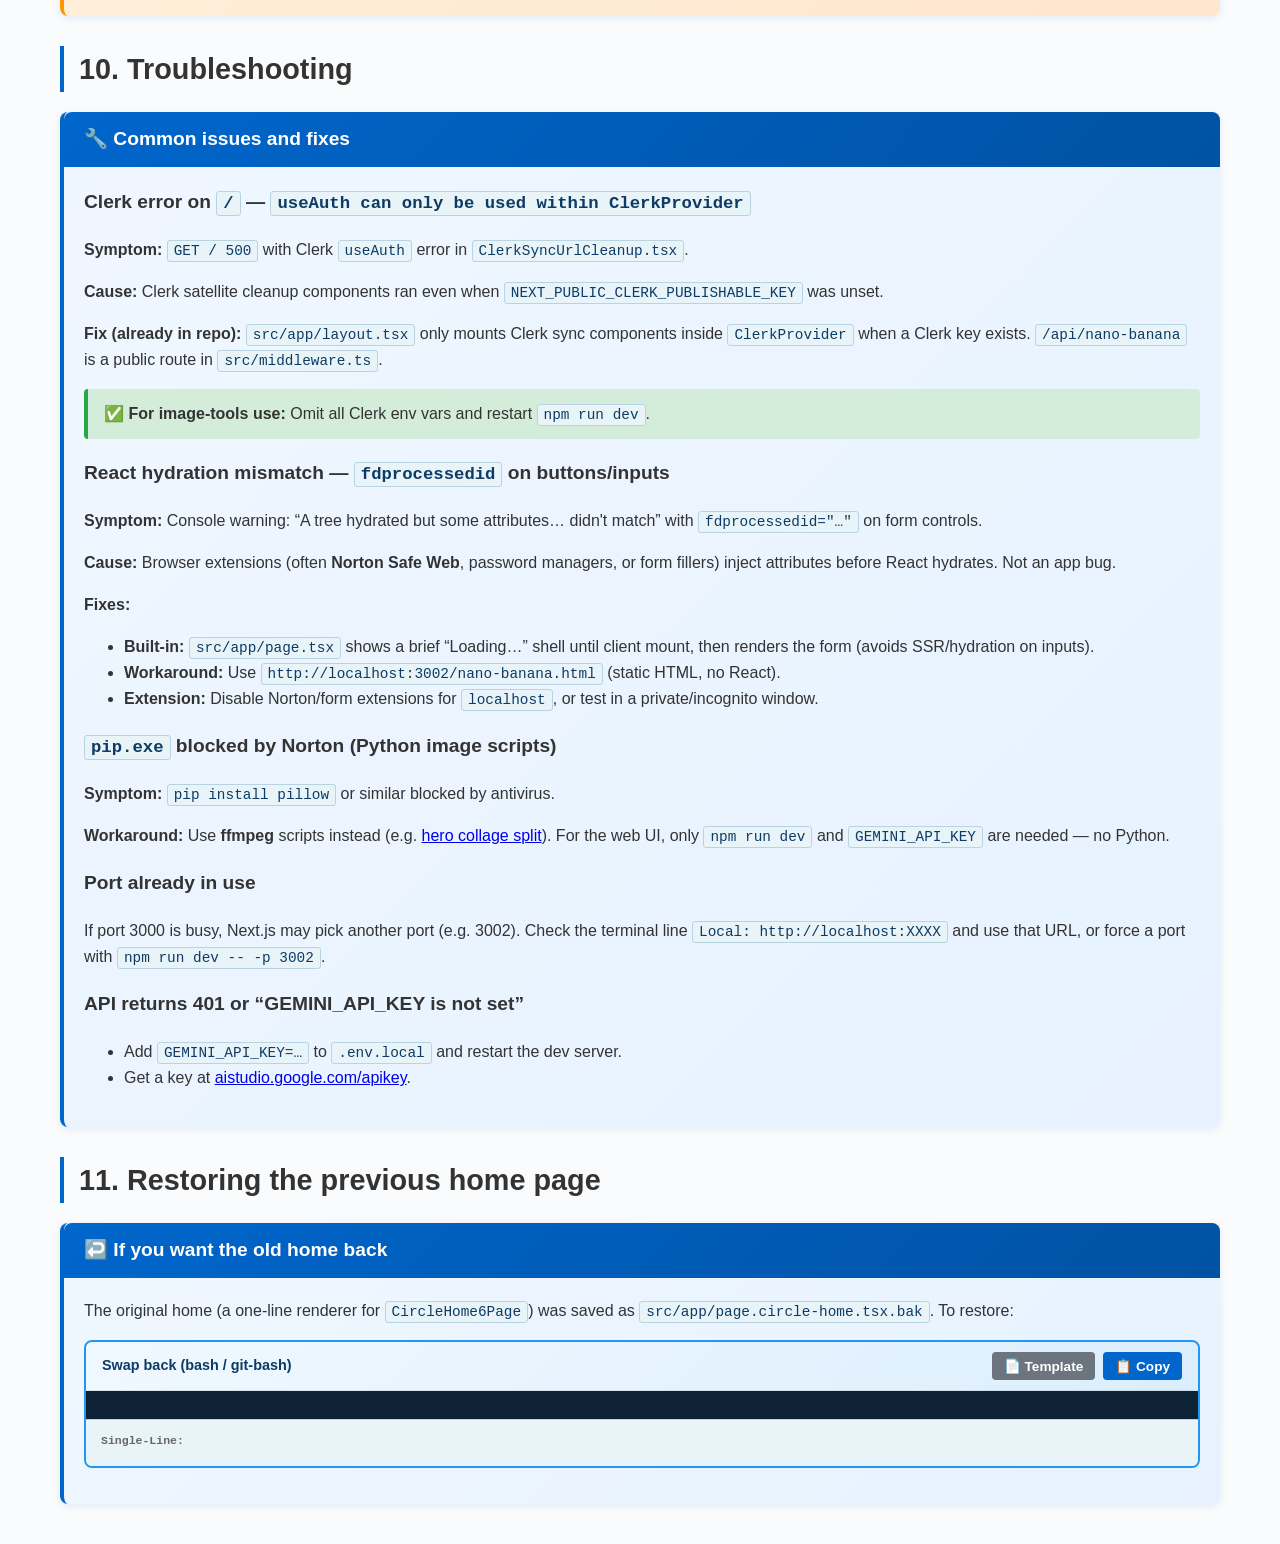
<file: documentation/nano-banana/NANO_BANANA_SETUP_GUIDE.html>
<!DOCTYPE html>
<html lang="en">
<head>
<meta charset="UTF-8" />
<meta name="viewport" content="width=device-width, initial-scale=1.0" />
<meta name="description" content="Nano Banana image-tools setup — quick start, no Clerk, port 3002, GEMINI_API_KEY, hero collage ffmpeg scripts, and troubleshooting (hydration, Norton pip)." />
<title>Nano Banana — Setup & Start Guide</title>
<style>
  * { box-sizing: border-box; }
  body {
    font-family: -apple-system, BlinkMacSystemFont, 'Segoe UI', Roboto, 'Helvetica Neue', Arial, sans-serif;
    line-height: 1.6; color: #333; max-width: 1200px; margin: 0 auto; padding: 20px; background: #fafbfc;
  }
  h1 { font-size: 2.5em; border-bottom: 3px solid #0066cc; padding-bottom: 10px; margin-bottom: 10px; }
  h2 { font-size: 1.8em; border-left: 4px solid #0066cc; padding-left: 15px; margin: 30px 0 15px 0; }
  h3 { font-size: 1.2em; color: #333; }
  h4 { font-size: 1em; color: #555; margin: 12px 0 6px 0; }
  p.lede { color: #555; margin-top: 0; }
  code {
    background-color: #e8f4f8; color: #0d3b66; padding: 2px 6px;
    border-radius: 3px; border: 1px solid #b8d4e3;
    font-family: 'Courier New', monospace; font-size: 0.9em;
  }
  .code-highlight { background-color: #e8f4f8; color: #0d3b66; padding: 2px 6px; border-radius: 3px; border: 1px solid #b8d4e3; font-family: 'Courier New', monospace; }
  .script-name {
    background: linear-gradient(135deg, #667eea 0%, #764ba2 100%); color: white;
    padding: 4px 10px; border-radius: 5px; font-family: 'Courier New', monospace;
    font-weight: bold; display: inline-block; box-shadow: 0 2px 4px rgba(102, 126, 234, 0.3);
  }

  /* Section containers */
  .section-container {
    background: linear-gradient(135deg, #f0f7ff 0%, #e6f2ff 100%);
    border-left: 4px solid #0066cc; border-radius: 8px;
    padding: 20px; margin: 20px 0;
    box-shadow: 0 2px 8px rgba(0, 102, 204, 0.1);
  }
  .section-container.usage { background: linear-gradient(135deg, #f0e6ff 0%, #e6ccff 100%); border-left-color: #9c27b0; }
  .section-container.parameters { background: linear-gradient(135deg, #fff5e6 0%, #ffe6cc 100%); border-left-color: #ff9800; }
  .section-container.output { background: linear-gradient(135deg, #e6ffe6 0%, #ccffcc 100%); border-left-color: #28a745; }
  .section-header {
    background: linear-gradient(135deg, #0066cc 0%, #0052a3 100%); color: white;
    padding: 12px 20px; margin: -20px -20px 20px -20px; border-radius: 8px 8px 0 0;
    font-size: 1.2em; font-weight: bold; display: flex; align-items: center; gap: 10px;
  }
  .section-header.usage { background: linear-gradient(135deg, #9c27b0 0%, #7b1fa2 100%); }
  .section-header.parameters { background: linear-gradient(135deg, #ff9800 0%, #f57c00 100%); }
  .section-header.output { background: linear-gradient(135deg, #28a745 0%, #1e7e34 100%); }

  /* Info / warning boxes */
  .info { background: #d1ecf1; border-left: 4px solid #0c5460; padding: 12px 16px; margin: 12px 0; border-radius: 4px; }
  .warning { background: #fff3cd; border-left: 4px solid #ffc107; padding: 12px 16px; margin: 12px 0; border-radius: 4px; }
  .success { background: #d4edda; border-left: 4px solid #28a745; padding: 12px 16px; margin: 12px 0; border-radius: 4px; }
  .info code, .warning code, .success code { background-color: #e8f4f8; color: #0d3b66; border: 1px solid #b8d4e3; }

  /* Command blocks */
  .command-block {
    border-radius: 8px; padding: 0; margin: 16px 0; overflow: hidden;
    border: 2px solid #2196f3;
    background: linear-gradient(135deg, #e3f2fd 0%, #bbdefb 100%);
  }
  .command-block.verify {
    background: linear-gradient(135deg, #e8f5e9 0%, #c8e6c9 100%);
    border-color: #4caf50;
  }
  .command-header {
    display: flex; align-items: center; justify-content: space-between;
    padding: 10px 16px; background: rgba(255, 255, 255, 0.45);
    border-bottom: 1px solid rgba(0, 0, 0, 0.08);
  }
  .command-type { font-weight: bold; color: #0d3b66; font-size: 0.9em; }
  .command-header-buttons { display: flex; gap: 8px; }
  .command-parameters { padding: 15px; background: rgba(255, 255, 255, 0.5); border-bottom: 1px solid rgba(0, 0, 0, 0.1); }
  .command-parameters h5 { margin: 0 0 12px 0; font-size: 0.9em; color: #333; font-weight: bold; }
  .parameter-group { display: grid; grid-template-columns: 1fr 1fr; gap: 10px; margin-bottom: 10px; }
  .parameter-group.single { grid-template-columns: 1fr; }
  .parameter-input { display: flex; flex-direction: column; gap: 4px; }
  .parameter-input label { font-size: 0.8em; color: #555; font-weight: 600; }
  .parameter-input input {
    padding: 8px 12px; border: 2px solid #ddd; border-radius: 4px;
    font-family: 'Courier New', monospace; font-size: 0.9em;
    transition: border-color 0.2s ease;
  }
  .parameter-input input:focus { outline: none; border-color: #0066cc; box-shadow: 0 0 0 3px rgba(0, 102, 204, 0.1); }
  .parameter-input input::placeholder { color: #999; font-style: italic; }
  @media (max-width: 768px) { .parameter-group { grid-template-columns: 1fr; } }

  .command-content {
    background: #0d2235; color: #e8f4f8; padding: 14px 16px;
    font-family: 'Courier New', monospace; font-size: 0.9em; white-space: pre-wrap; word-break: break-word;
  }
  .command-single-line {
    padding: 12px 15px; background: #e8f4f8; color: #0d3b66;
    border-top: 1px solid #b8d4e3; font-family: 'Courier New', monospace; font-size: 0.9em;
  }
  .command-single-line-label { color: #666; font-size: 0.8em; margin-bottom: 4px; font-weight: bold; }
  .command-single-line code { background: transparent; border: none; padding: 0; color: #0d3b66; }

  /* Copy buttons */
  .copy-button, .copy-button-template {
    color: white; border: none; padding: 6px 12px; border-radius: 4px;
    cursor: pointer; font-size: 0.85em; font-weight: bold;
    transition: all 0.3s ease;
  }
  .copy-button { background-color: #0066cc; }
  .copy-button:hover { background-color: #0052a3; transform: translateY(-1px); box-shadow: 0 2px 4px rgba(0, 0, 0, 0.2); }
  .copy-button.copied { background-color: #28a745; }
  .copy-button-template { background-color: #6c757d; }
  .copy-button-template:hover { background-color: #5a6268; transform: translateY(-1px); box-shadow: 0 2px 4px rgba(0, 0, 0, 0.2); }
  .copy-button-template.copied { background-color: #28a745; }

  /* Tables */
  table {
    border-collapse: collapse; width: 100%; margin: 15px 0;
    background: white; box-shadow: 0 2px 4px rgba(0, 0, 0, 0.1);
  }
  th, td { border: 1px solid #ddd; padding: 12px; text-align: left; }
  th {
    background: linear-gradient(135deg, #0066cc 0%, #0052a3 100%); color: white;
    font-weight: bold; text-transform: uppercase; font-size: 0.9em; letter-spacing: 0.5px;
  }
  tr:nth-child(even) { background-color: #f8f9fa; }
  tr:hover { background-color: #e3f2fd; transition: background-color 0.2s ease; }
  td code { background-color: #e8f4f8; color: #0d3b66; padding: 3px 8px; border-radius: 3px; border: 1px solid #b8d4e3; }

  /* TOC */
  .toc { background: #fff; border: 1px solid #ddd; border-radius: 6px; padding: 12px 18px; margin: 20px 0; }
  .toc h3 { margin: 0 0 8px 0; }
  .toc ul { margin: 0; padding-left: 20px; }
  .toc a { color: #0066cc; text-decoration: none; }
  .toc a:hover { text-decoration: underline; }

  /* Parameters list container */
  .parameters-list { background: linear-gradient(135deg, #fff5e6 0%, #ffe6cc 100%); border-left: 4px solid #ff9800; border-radius: 8px; padding: 15px 20px; margin: 15px 0; }
  .parameters-list strong { color: #ff9800; font-weight: bold; }
  .parameters-list code { background-color: #e8f4f8; color: #0d3b66; padding: 3px 8px; border-radius: 3px; border: 1px solid #b8d4e3; }
</style>
</head>
<body>

<h1>🍌 Nano Banana — Setup &amp; Start Guide</h1>
<p class="lede">
  This repo is an <strong>image-editing / AI tools</strong> workspace. The default landing page is the
  <strong>Nano Banana Prompt Builder</strong> at <code>/</code> — not the legacy event-site home.
  Start the dev server on port <code>3002</code>, set <code>GEMINI_API_KEY</code>, and open
  <code>http://localhost:3002</code>. <strong>Clerk authentication is not required</strong> for this workflow.
</p>

<div class="toc">
  <h3>Table of Contents</h3>
  <ul>
    <li><a href="#quickstart">1. Quick start (3 steps)</a></li>
    <li><a href="#overview">2. Overview</a></li>
    <li><a href="#env">3. Environment configuration (<code>.env.local</code>)</a></li>
    <li><a href="#start">4. Starting the dev server (port 3002)</a></li>
    <li><a href="#access">5. Accessing the app &amp; URLs</a></li>
    <li><a href="#no-clerk">6. Image-tools mode (no Clerk)</a></li>
    <li><a href="#api">7. API endpoint reference (<code>/api/nano-banana</code>)</a></li>
    <li><a href="#cli">8. Standalone CLI test script</a></li>
    <li><a href="#image-scripts">9. Image utility scripts (ffmpeg / Node)</a></li>
    <li><a href="#troubleshooting">10. Troubleshooting</a></li>
    <li><a href="#restore">11. Restoring the previous home page</a></li>
  </ul>
</div>

<!-- ============================================ -->
<h2 id="quickstart">1. Quick start (3 steps)</h2>
<div class="section-container output">
  <div class="section-header output">🚀 Run the project and open the tool</div>
  <ol>
    <li><strong>Create <code>.env.local</code></strong> at the project root with your Gemini key (see <a href="#env">section 3</a>).</li>
    <li><strong>Start the dev server</strong> from the repo root (PowerShell or terminal):
      <div class="command-block verify" data-command-type="verify"
           data-command-base="npm run dev --"
           data-template-command="npm run dev -- -p 3002">
        <div class="command-header">
          <span class="command-type">Recommended start command</span>
          <div class="command-header-buttons">
            <button class="copy-button-template" onclick="copyTemplateCommand(this, 'quick-dev')" title="Copy template">📄 Template</button>
            <button class="copy-button" onclick="copyCommand(this, 'quick-dev')" title="Copy">📋 Copy</button>
          </div>
        </div>
        <div class="command-content" id="quick-dev">npm run dev -- -p 3002</div>
        <div class="command-single-line">
          <div class="command-single-line-label">Windows Single-Line:</div>
          <code id="quick-dev-single-code">npm run dev -- -p 3002</code>
        </div>
      </div>
      <div class="warning">
        <strong>⚠️ Port flag syntax:</strong> Use <code>npm run dev -- -p 3002</code> (note the <code>--</code> before <code>-p</code>).
        <code>npm run dev --p -3002</code> is <em>not</em> valid and will not set the port correctly.
      </div>
    </li>
    <li><strong>Open the prompt builder</strong> in your browser:
      <ul>
        <li>Primary: <code>http://localhost:3002/</code> (Next.js React UI)</li>
        <li>Fallback: <code>http://localhost:3002/nano-banana.html</code> (static HTML, no React)</li>
      </ul>
    </li>
  </ol>
  <div class="success">
    <strong>✅ You do not need</strong> Clerk keys, tenant IDs, or backend API URLs for the Nano Banana workflow.
    Only <code>GEMINI_API_KEY</code> is required.
  </div>
</div>

<!-- ============================================ -->
<h2 id="overview">2. Overview</h2>
<div class="section-container">
  <p>
    The Nano Banana prompt builder is served as the <strong>default home page</strong> of this Next.js app
    (<code>src/app/page.tsx</code>). It lets you attach reference images, fill parameter fields
    (aspect ratio, dimensions, style, lighting, camera, mood, palette, subject, setting, modifications,
    negative prompt, variations, seed, model), edit a templated prompt + JSON with <code>{{token}}</code>
    placeholders, copy the merged output, and call Google's
    <code>gemini-2.5-flash-image</code> model via an internal API route.
  </p>
  <p>
    The API key lives server-side only (never shipped to the browser). The page is a client component;
    its <strong>🍌 Run</strong> button posts to <code>/api/nano-banana</code>, which forwards the request
    to Gemini using the key from <code>.env.local</code>.
  </p>
  <div class="info">
    <strong>ℹ️ Higgsfield / other AI editors:</strong> Paste the <strong>natural-language prompt</strong>
    (Base prompt / Copy customized) into Higgsfield with the reference image attached.
    The JSON is optional structure for this app's templates — Higgsfield mainly uses the text prompt.
    Use <strong>Describe image → prompt + JSON</strong> to fill both fields from a reference poster.
  </div>
  <div class="warning">
    <strong>⚠️ Keys:</strong> This tool uses <code>GEMINI_API_KEY</code> only.
    There is <strong>no Anthropic / Claude key</strong> involved in Nano Banana or the describe/generate routes.
    If you also use Task Master / Claude CLI elsewhere, that would be a separate <code>ANTHROPIC_API_KEY</code> — not required here.
  </div>
</div>

<!-- ============================================ -->
<h2 id="env">3. Environment configuration</h2>
<div class="section-container parameters">
  <div class="section-header parameters">⚙️ Required environment variable</div>
  <p>Add the following line to <code>.env.local</code> at the project root:</p>

  <div class="command-block verify" data-command-type="verify"
       data-command-base="GEMINI_API_KEY"
       data-template-command="GEMINI_API_KEY=your_key_from_aistudio_google_com">
    <div class="command-header">
      <span class="command-type">.env.local entry</span>
      <div class="command-header-buttons">
        <button class="copy-button-template" onclick="copyTemplateCommand(this, 'env-gemini-key')" title="Copy template">📄 Template</button>
        <button class="copy-button" onclick="copyCommand(this, 'env-gemini-key')" title="Copy customized">📋 Copy</button>
      </div>
    </div>
    <div class="command-parameters">
      <h5>🔧 Customize Parameters:</h5>
      <div class="parameter-group single">
        <div class="parameter-input">
          <label for="env-gemini-key-value">Your Gemini API key:</label>
          <input type="text" id="env-gemini-key-value" placeholder="AIza…" oninput="updateCommand('env-gemini-key', 'value', this.value)">
        </div>
      </div>
    </div>
    <div class="command-content" id="env-gemini-key">GEMINI_API_KEY=your_key_from_aistudio_google_com</div>
    <div class="command-single-line">
      <div class="command-single-line-label">Single-line:</div>
      <code id="env-gemini-key-single-code">GEMINI_API_KEY=your_key_from_aistudio_google_com</code>
    </div>
  </div>

  <div class="parameters-list">
    <p><strong>Variables:</strong></p>
    <ul>
      <li><code>GEMINI_API_KEY</code> — <strong>required</strong>. Server-side only. Get a free key at <a href="https://aistudio.google.com/apikey" target="_blank" rel="noopener noreferrer">aistudio.google.com/apikey</a>.</li>
      <li><code>GEMINI_IMAGE_MODEL</code> — <em>optional</em>. Overrides the default <code>gemini-2.5-flash-image</code>. Used by the CLI test script; the web UI has its own model selector.</li>
    </ul>
  </div>

  <div class="warning">
    <strong>⚠️ Security:</strong> <code>.env.local</code> is already in <code>.gitignore</code> — never commit your key. The key is only read from the server route (<code>src/app/api/nano-banana/route.ts</code>), so it is never exposed to the browser.
  </div>
</div>

<!-- ============================================ -->
<h2 id="start">4. Starting the dev server (port 3002)</h2>
<div class="section-container usage">
  <div class="section-header usage">📋 Start command</div>

  <p>Use this command to run the Next.js dev server on port <strong>3002</strong>:</p>

  <div class="command-block" data-command-type="setup"
       data-command-base="npm run dev --"
       data-template-command="npm run dev -- -p 3002">
    <div class="command-header">
      <span class="command-type">Dev server — custom port</span>
      <div class="command-header-buttons">
        <button class="copy-button-template" onclick="copyTemplateCommand(this, 'dev-start-port')" title="Copy template">📄 Template</button>
        <button class="copy-button" onclick="copyCommand(this, 'dev-start-port')" title="Copy customized">📋 Copy</button>
      </div>
    </div>
    <div class="command-parameters">
      <h5>🔧 Customize Parameters:</h5>
      <div class="parameter-group single">
        <div class="parameter-input">
          <label for="dev-start-port-port">Port (default 3000):</label>
          <input type="text" id="dev-start-port-port" placeholder="3002" value="3002" oninput="updateCommand('dev-start-port', 'port', this.value)">
        </div>
      </div>
    </div>
    <div class="command-content" id="dev-start-port">npm run dev -- -p 3002</div>
    <div class="command-single-line">
      <div class="command-single-line-label">Windows Single-Line:</div>
      <code id="dev-start-port-single-code">npm run dev -- -p 3002</code>
    </div>
  </div>

  <h3>Alternative ways to set the port</h3>

  <div class="command-block" data-command-type="setup"
       data-command-base=""
       data-template-command="$env:PORT=&quot;3002&quot;; npm run dev">
    <div class="command-header">
      <span class="command-type">PowerShell — environment variable</span>
      <div class="command-header-buttons">
        <button class="copy-button-template" onclick="copyTemplateCommand(this, 'dev-start-pwsh')" title="Copy template">📄 Template</button>
        <button class="copy-button" onclick="copyCommand(this, 'dev-start-pwsh')" title="Copy">📋 Copy</button>
      </div>
    </div>
    <div class="command-content" id="dev-start-pwsh">$env:PORT="3002"; npm run dev</div>
    <div class="command-single-line">
      <div class="command-single-line-label">Windows Single-Line:</div>
      <code id="dev-start-pwsh-single-code">$env:PORT="3002"; npm run dev</code>
    </div>
  </div>

  <div class="command-block" data-command-type="setup"
       data-command-base=""
       data-template-command="PORT=3002 npm run dev">
    <div class="command-header">
      <span class="command-type">bash / git-bash — environment variable</span>
      <div class="command-header-buttons">
        <button class="copy-button-template" onclick="copyTemplateCommand(this, 'dev-start-bash')" title="Copy template">📄 Template</button>
        <button class="copy-button" onclick="copyCommand(this, 'dev-start-bash')" title="Copy">📋 Copy</button>
      </div>
    </div>
    <div class="command-content" id="dev-start-bash">PORT=3002 npm run dev</div>
    <div class="command-single-line">
      <div class="command-single-line-label">Single-Line:</div>
      <code id="dev-start-bash-single-code">PORT=3002 npm run dev</code>
    </div>
  </div>

  <h3>Making it permanent (optional)</h3>
  <p>To avoid retyping the port flag, add a script to <code>package.json</code>:</p>

  <div class="command-block" data-command-type="setup"
       data-command-base=""
       data-template-command='"dev:3002": "next dev --webpack -p 3002"'>
    <div class="command-header">
      <span class="command-type">package.json → scripts</span>
      <div class="command-header-buttons">
        <button class="copy-button-template" onclick="copyTemplateCommand(this, 'pkg-json-script')" title="Copy template">📄 Template</button>
        <button class="copy-button" onclick="copyCommand(this, 'pkg-json-script')" title="Copy">📋 Copy</button>
      </div>
    </div>
    <div class="command-content" id="pkg-json-script">"dev:3002": "next dev --webpack -p 3002"</div>
    <div class="command-single-line">
      <div class="command-single-line-label">Single-Line:</div>
      <code id="pkg-json-script-single-code">"dev:3002": "next dev --webpack -p 3002"</code>
    </div>
  </div>

  <p>Then start the server with:</p>

  <div class="command-block verify" data-command-type="verify"
       data-command-base=""
       data-template-command="npm run dev:3002">
    <div class="command-header">
      <span class="command-type">Shorthand (after the package.json change)</span>
      <div class="command-header-buttons">
        <button class="copy-button-template" onclick="copyTemplateCommand(this, 'dev-3002-short')" title="Copy template">📄 Template</button>
        <button class="copy-button" onclick="copyCommand(this, 'dev-3002-short')" title="Copy">📋 Copy</button>
      </div>
    </div>
    <div class="command-content" id="dev-3002-short">npm run dev:3002</div>
    <div class="command-single-line">
      <div class="command-single-line-label">Single-Line:</div>
      <code id="dev-3002-short-single-code">npm run dev:3002</code>
    </div>
  </div>
</div>

<!-- ============================================ -->
<h2 id="access">5. Accessing the app &amp; URLs</h2>
<div class="section-container output">
  <div class="section-header output">📊 URLs</div>
  <table>
    <thead>
      <tr><th>URL</th><th>What it is</th></tr>
    </thead>
    <tbody>
      <tr><td><code>http://localhost:3002/</code></td><td><strong>Landing page</strong> — Nano Banana prompt builder (<code>src/app/page.tsx</code>). This is the main entry for image editing.</td></tr>
      <tr><td><code>http://localhost:3002/nano-banana.html</code></td><td>Static HTML fallback (same UI, no React hydration — useful if browser extensions cause console warnings)</td></tr>
      <tr><td><code>POST http://localhost:3002/api/nano-banana</code></td><td>Server API used by the page (generate / describe) — public, no sign-in required</td></tr>
      <tr><td><code>http://localhost:3002/home-backup</code></td><td><em>Not image tools</em> — legacy MCEFEE event homepage (only if you need the old site)</td></tr>
    </tbody>
  </table>

  <div class="info">
    <strong>ℹ️ No separate <code>/tools</code> route:</strong> The site root <code>/</code> <em>is</em> the tools hub for this project.
    CLI scripts (collage split, squad split, etc.) run in the terminal — see <a href="#image-scripts">section 9</a>.
  </div>

  <div class="success">
    <strong>✅ Smoke test:</strong> Open <code>http://localhost:3002/</code>, drop a reference image, fill the attributes, click <strong>🍌 Run via Nano Banana API</strong>. A generated image appears inline on success.
  </div>
</div>

<!-- ============================================ -->
<h2 id="no-clerk">6. Image-tools mode (no Clerk)</h2>
<div class="section-container usage">
  <div class="section-header usage">🔓 Authentication not required</div>
  <p>
    This workspace was repurposed for <strong>image editing and AI tooling</strong>. You can run it locally
    without Clerk, Stripe, tenant IDs, or the Rust backend API.
  </p>
  <table>
    <thead>
      <tr><th>Variable / service</th><th>Required for Nano Banana?</th><th>Notes</th></tr>
    </thead>
    <tbody>
      <tr><td><code>GEMINI_API_KEY</code></td><td>✅ Yes</td><td>Only required env var for the prompt builder</td></tr>
      <tr><td><code>NEXT_PUBLIC_CLERK_PUBLISHABLE_KEY</code></td><td>❌ No</td><td>Leave unset for local image-tools use</td></tr>
      <tr><td><code>NEXT_PUBLIC_TENANT_ID</code>, backend JWT, etc.</td><td>❌ No</td><td>Only needed for legacy event-admin routes</td></tr>
    </tbody>
  </table>
  <p>When Clerk keys are absent, the app skips <code>ClerkProvider</code> and satellite sync components so the home page loads without sign-in. The Nano Banana API route is listed as a <strong>public route</strong> in <code>src/middleware.ts</code>.</p>
</div>

<!-- ============================================ -->
<h2 id="api">7. API endpoint reference</h2>
<div class="section-container">
  <div class="section-header">🔌 <code>POST /api/nano-banana</code></div>
  <p>Source: <span class="script-name">src/app/api/nano-banana/route.ts</span></p>

  <h3>Request body</h3>
  <table>
    <thead>
      <tr><th>Field</th><th>Type</th><th>Required</th><th>Description</th></tr>
    </thead>
    <tbody>
      <tr><td><code>action</code></td><td><code>"generate" | "describe"</code></td><td>✅</td><td><code>generate</code> creates/edits an image; <code>describe</code> returns structured JSON for an input image</td></tr>
      <tr><td><code>prompt</code></td><td><code>string</code></td><td>✅ for <code>generate</code></td><td>Final prompt (after token substitution)</td></tr>
      <tr><td><code>json</code></td><td><code>string</code></td><td>—</td><td>Optional JSON spec appended to the prompt</td></tr>
      <tr><td><code>images</code></td><td><code>Array&lt;{ mimeType, data }&gt;</code></td><td>✅ for <code>describe</code></td><td>Base64-encoded reference images (no <code>data:</code> prefix)</td></tr>
      <tr><td><code>model</code></td><td><code>string</code></td><td>—</td><td>Defaults to <code>gemini-2.5-flash-image</code> for generate, <code>gemini-2.5-flash</code> for describe</td></tr>
    </tbody>
  </table>

  <h3>Response body (success)</h3>
  <table>
    <thead>
      <tr><th>Field</th><th>Type</th><th>Description</th></tr>
    </thead>
    <tbody>
      <tr><td><code>action</code></td><td><code>string</code></td><td>Echoed back</td></tr>
      <tr><td><code>model</code></td><td><code>string</code></td><td>Model the request was sent to</td></tr>
      <tr><td><code>elapsedMs</code></td><td><code>number</code></td><td>Round-trip time to Gemini</td></tr>
      <tr><td><code>images</code></td><td><code>Array&lt;{ mimeType, data }&gt;</code></td><td>Generated image bytes (base64)</td></tr>
      <tr><td><code>text</code></td><td><code>string</code></td><td>Any text part of the model response</td></tr>
    </tbody>
  </table>
</div>

<!-- ============================================ -->
<h2 id="cli">8. Standalone CLI test script</h2>
<div class="section-container">
  <div class="section-header">🧪 Test the Gemini key without the UI</div>
  <p>A Node script exists at <span class="script-name">scripts/nano-banana-test.mjs</span> for testing the API key end-to-end from the terminal:</p>

  <div class="command-block" data-command-type="setup"
       data-command-base="node scripts/nano-banana-test.mjs"
       data-template-command='node scripts/nano-banana-test.mjs "C:\\path\\to\\image.png" "your edit prompt here"'>
    <div class="command-header">
      <span class="command-type">Smoke test (edit an image)</span>
      <div class="command-header-buttons">
        <button class="copy-button-template" onclick="copyTemplateCommand(this, 'cli-test')" title="Copy template">📄 Template</button>
        <button class="copy-button" onclick="copyCommand(this, 'cli-test')" title="Copy customized">📋 Copy</button>
      </div>
    </div>
    <div class="command-parameters">
      <h5>🔧 Customize Parameters:</h5>
      <div class="parameter-group">
        <div class="parameter-input">
          <label for="cli-test-imagePath">Image path:</label>
          <input type="text" id="cli-test-imagePath" placeholder="C:\path\to\image.png" oninput="updateCommand('cli-test', 'imagePath', this.value)">
        </div>
        <div class="parameter-input">
          <label for="cli-test-prompt">Prompt:</label>
          <input type="text" id="cli-test-prompt" placeholder="make the sky sunset orange" oninput="updateCommand('cli-test', 'prompt', this.value)">
        </div>
      </div>
    </div>
    <div class="command-content" id="cli-test">node scripts/nano-banana-test.mjs</div>
    <div class="command-single-line">
      <div class="command-single-line-label">Windows Single-Line:</div>
      <code id="cli-test-single-code">node scripts/nano-banana-test.mjs</code>
    </div>
  </div>

  <p>Output images are written to <code>nano-banana-output/</code> in the project root with a timestamped filename.</p>
</div>

<!-- ============================================ -->
<h2 id="image-scripts">9. Image utility scripts (ffmpeg / Node)</h2>
<div class="section-container parameters">
  <div class="section-header parameters">🖼️ Terminal scripts (not web pages)</div>
  <p>These scripts prepare or test images outside the browser UI. They do <strong>not</strong> start a web server.</p>

  <h3>Split hero collage → three 5:2 slideshow images (ffmpeg only)</h3>
  <p>
    Splits <code>public/images/hero_section/default_cloud_images_collage.webp</code> (1920×1920, three horizontal bands)
    into three <strong>2000×800</strong> WebP files. Uses <strong>ffmpeg only</strong> — no Python, no <code>pip install</code>
    (avoids Norton or antivirus blocking <code>pip.exe</code>).
  </p>

  <div class="command-block" data-command-type="setup"
       data-command-base="pwsh -File scripts/split-hero-cloud-collage.ps1"
       data-template-command="pwsh -File scripts/split-hero-cloud-collage.ps1">
    <div class="command-header">
      <span class="command-type">Hero collage split (PowerShell + ffmpeg)</span>
      <div class="command-header-buttons">
        <button class="copy-button-template" onclick="copyTemplateCommand(this, 'hero-split')" title="Copy template">📄 Template</button>
        <button class="copy-button" onclick="copyCommand(this, 'hero-split')" title="Copy">📋 Copy</button>
      </div>
    </div>
    <div class="command-content" id="hero-split">pwsh -File scripts/split-hero-cloud-collage.ps1</div>
    <div class="command-single-line">
      <div class="command-single-line-label">Windows Single-Line:</div>
      <code id="hero-split-single-code">pwsh -File scripts/split-hero-cloud-collage.ps1</code>
    </div>
  </div>

  <div class="parameters-list">
    <p><strong>Output files</strong> (written to <code>public/images/hero_section/</code>):</p>
    <ul>
      <li><code>default_cloud_hero_image_1.webp</code> — Hero Image 1 (lake / pier)</li>
      <li><code>default_cloud_hero_image_2.webp</code> — Hero Image 2 (mountain hiker)</li>
      <li><code>default_cloud_hero_image_3.webp</code> — Hero Image 3 (forest path)</li>
    </ul>
    <p><strong>Spec:</strong> 5:2 landscape (2000×800), center-cropped from each collage band. Requires <code>ffmpeg</code> on <code>PATH</code>.</p>
  </div>

  <h3>Other useful scripts</h3>
  <table>
    <thead>
      <tr><th>Command</th><th>Script</th><th>Purpose</th></tr>
    </thead>
    <tbody>
      <tr><td><code>node scripts/nano-banana-test.mjs</code></td><td><span class="script-name">scripts/nano-banana-test.mjs</span></td><td>CLI Gemini image edit test → <code>nano-banana-output/</code></td></tr>
      <tr><td><code>npm run split-squad</code></td><td><span class="script-name">scripts/split-squad-collage.mjs</span></td><td>Split squad contact-sheet collages into per-member JPEGs (needs <code>sharp</code>)</td></tr>
      <tr><td><code>pwsh -File scripts/merge-rb-hero-mood-board.ps1</code></td><td><span class="script-name">scripts/merge-rb-hero-mood-board.ps1</span></td><td>Build 1920×1080 mood board from R&amp;B hero assets (ffmpeg)</td></tr>
    </tbody>
  </table>
</div>

<!-- ============================================ -->
<h2 id="troubleshooting">10. Troubleshooting</h2>
<div class="section-container">
  <div class="section-header">🔧 Common issues and fixes</div>

  <h3>Clerk error on <code>/</code> — <code>useAuth can only be used within ClerkProvider</code></h3>
  <p><strong>Symptom:</strong> <code>GET / 500</code> with Clerk <code>useAuth</code> error in <code>ClerkSyncUrlCleanup.tsx</code>.</p>
  <p><strong>Cause:</strong> Clerk satellite cleanup components ran even when <code>NEXT_PUBLIC_CLERK_PUBLISHABLE_KEY</code> was unset.</p>
  <p><strong>Fix (already in repo):</strong> <code>src/app/layout.tsx</code> only mounts Clerk sync components inside <code>ClerkProvider</code> when a Clerk key exists. <code>/api/nano-banana</code> is a public route in <code>src/middleware.ts</code>.</p>
  <div class="success"><strong>✅ For image-tools use:</strong> Omit all Clerk env vars and restart <code>npm run dev</code>.</div>

  <h3>React hydration mismatch — <code>fdprocessedid</code> on buttons/inputs</h3>
  <p><strong>Symptom:</strong> Console warning: “A tree hydrated but some attributes… didn't match” with <code>fdprocessedid="…"</code> on form controls.</p>
  <p><strong>Cause:</strong> Browser extensions (often <strong>Norton Safe Web</strong>, password managers, or form fillers) inject attributes before React hydrates. Not an app bug.</p>
  <p><strong>Fixes:</strong></p>
  <ul>
    <li><strong>Built-in:</strong> <code>src/app/page.tsx</code> shows a brief “Loading…” shell until client mount, then renders the form (avoids SSR/hydration on inputs).</li>
    <li><strong>Workaround:</strong> Use <code>http://localhost:3002/nano-banana.html</code> (static HTML, no React).</li>
    <li><strong>Extension:</strong> Disable Norton/form extensions for <code>localhost</code>, or test in a private/incognito window.</li>
  </ul>

  <h3><code>pip.exe</code> blocked by Norton (Python image scripts)</h3>
  <p><strong>Symptom:</strong> <code>pip install pillow</code> or similar blocked by antivirus.</p>
  <p><strong>Workaround:</strong> Use <strong>ffmpeg</strong> scripts instead (e.g. <a href="#image-scripts">hero collage split</a>). For the web UI, only <code>npm run dev</code> and <code>GEMINI_API_KEY</code> are needed — no Python.</p>

  <h3>Port already in use</h3>
  <p>If port 3000 is busy, Next.js may pick another port (e.g. 3002). Check the terminal line <code>Local: http://localhost:XXXX</code> and use that URL, or force a port with <code>npm run dev -- -p 3002</code>.</p>

  <h3>API returns 401 or “GEMINI_API_KEY is not set”</h3>
  <ul>
    <li>Add <code>GEMINI_API_KEY=…</code> to <code>.env.local</code> and restart the dev server.</li>
    <li>Get a key at <a href="https://aistudio.google.com/apikey" target="_blank" rel="noopener noreferrer">aistudio.google.com/apikey</a>.</li>
  </ul>
</div>

<!-- ============================================ -->
<h2 id="restore">11. Restoring the previous home page</h2>
<div class="section-container">
  <div class="section-header">↩️ If you want the old home back</div>
  <p>The original home (a one-line renderer for <code>CircleHome6Page</code>) was saved as <code>src/app/page.circle-home.tsx.bak</code>. To restore:</p>

  <div class="command-block" data-command-type="verify"
       data-command-base=""
       data-template-command="mv src/app/page.tsx src/app/page.nano-banana.tsx.bak; mv src/app/page.circle-home.tsx.bak src/app/page.tsx">
    <div class="command-header">
      <span class="command-type">Swap back (bash / git-bash)</span>
      <div class="command-header-buttons">
        <button class="copy-button-template" onclick="copyTemplateCommand(this, 'restore-home')" title="Copy template">📄 Template</button>
        <button class="copy-button" onclick="copyCommand(this, 'restore-home')" title="Copy">📋 Copy</button>
      </div>
    </div>
    <div class="command-content" id="restore-home">mv src/app/page.tsx src/app/page.nano-banana.tsx.bak; mv src/app/page.circle-home.tsx.bak src/app/page.tsx</div>
    <div class="command-single-line">
      <div class="command-single-line-label">Single-Line:</div>
      <code id="restore-home-single-code">mv src/app/page.tsx src/app/page.nano-banana.tsx.bak; mv src/app/page.circle-home.tsx.bak src/app/page.tsx</code>
    </div>
  </div>
</div>

<script>
  const commandParams = {};

  function fallbackCopy(text, button) {
    const ta = document.createElement('textarea');
    ta.value = text;
    document.body.appendChild(ta);
    ta.select();
    try { document.execCommand('copy'); } catch (e) { /* ignore */ }
    document.body.removeChild(ta);
    flashCopied(button);
  }

  function flashCopied(button) {
    const original = button.textContent;
    const isTemplate = button.classList.contains('copy-button-template');
    button.classList.add('copied');
    button.textContent = '✓ Copied!';
    setTimeout(() => {
      button.classList.remove('copied');
      button.textContent = isTemplate ? '📄 Template' : '📋 Copy';
    }, 1800);
    void original;
  }

  function updateCommand(commandId, paramName, paramValue) {
    if (!commandParams[commandId]) commandParams[commandId] = {};
    commandParams[commandId][paramName] = paramValue;
    updateCommandFromParams(commandId);
  }

  function updateCommandFromParams(commandId) {
    const commandElement = document.getElementById(commandId);
    if (!commandElement) return;
    const commandBlock = commandElement.closest('.command-block');
    if (!commandBlock) return;
    const baseCommand = commandBlock.getAttribute('data-command-base') || '';
    const params = commandParams[commandId] || {};
    let command = baseCommand;

    if (commandId === 'dev-start-port') {
      const port = (params.port || '3002').trim();
      command = `npm run dev -- -p ${port}`;
    } else if (commandId === 'env-gemini-key') {
      const value = (params.value || 'your_key_from_aistudio_google_com').trim();
      command = `GEMINI_API_KEY=${value}`;
    } else if (commandId === 'cli-test') {
      const p = (params.imagePath || '').trim();
      const pr = (params.prompt || '').trim();
      command = 'node scripts/nano-banana-test.mjs';
      if (p) command += ` "${p}"`;
      if (pr) command += ` "${pr}"`;
    }

    commandElement.textContent = command;
    const single = document.getElementById(commandId + '-single-code');
    if (single) single.textContent = command;
  }

  function copyCommand(button, commandId) {
    const commandElement = document.getElementById(commandId);
    if (!commandElement) return;
    const text = commandElement.textContent.trim();
    if (navigator.clipboard && navigator.clipboard.writeText) {
      navigator.clipboard.writeText(text).then(() => flashCopied(button)).catch(() => fallbackCopy(text, button));
    } else {
      fallbackCopy(text, button);
    }
  }

  function copyTemplateCommand(button, commandId) {
    const commandBlock = button.closest('.command-block');
    if (!commandBlock) return;
    let templateCommand = commandBlock.getAttribute('data-template-command') || '';
    templateCommand = templateCommand.replace(/&quot;/g, '"');
    if (!templateCommand) {
      const commandElement = document.getElementById(commandId);
      if (commandElement) templateCommand = commandElement.textContent.trim();
    }
    if (navigator.clipboard && navigator.clipboard.writeText) {
      navigator.clipboard.writeText(templateCommand).then(() => flashCopied(button)).catch(() => fallbackCopy(templateCommand, button));
    } else {
      fallbackCopy(templateCommand, button);
    }
  }

  function initializeCommands() {
    document.querySelectorAll('.command-block[data-command-base]').forEach(block => {
      const commandContent = block.querySelector('.command-content');
      if (!commandContent || !commandContent.id) return;
      const commandId = commandContent.id;
      block.querySelectorAll('.parameter-input input').forEach(input => {
        const inputId = input.id;
        if (!inputId || !inputId.startsWith(commandId + '-')) return;
        const paramName = inputId.substring(commandId.length + 1);
        if (!commandParams[commandId]) commandParams[commandId] = {};
        commandParams[commandId][paramName] = input.value || '';
      });
      updateCommandFromParams(commandId);
    });
  }

  document.addEventListener('DOMContentLoaded', initializeCommands);
</script>

</body>
</html>
</file>
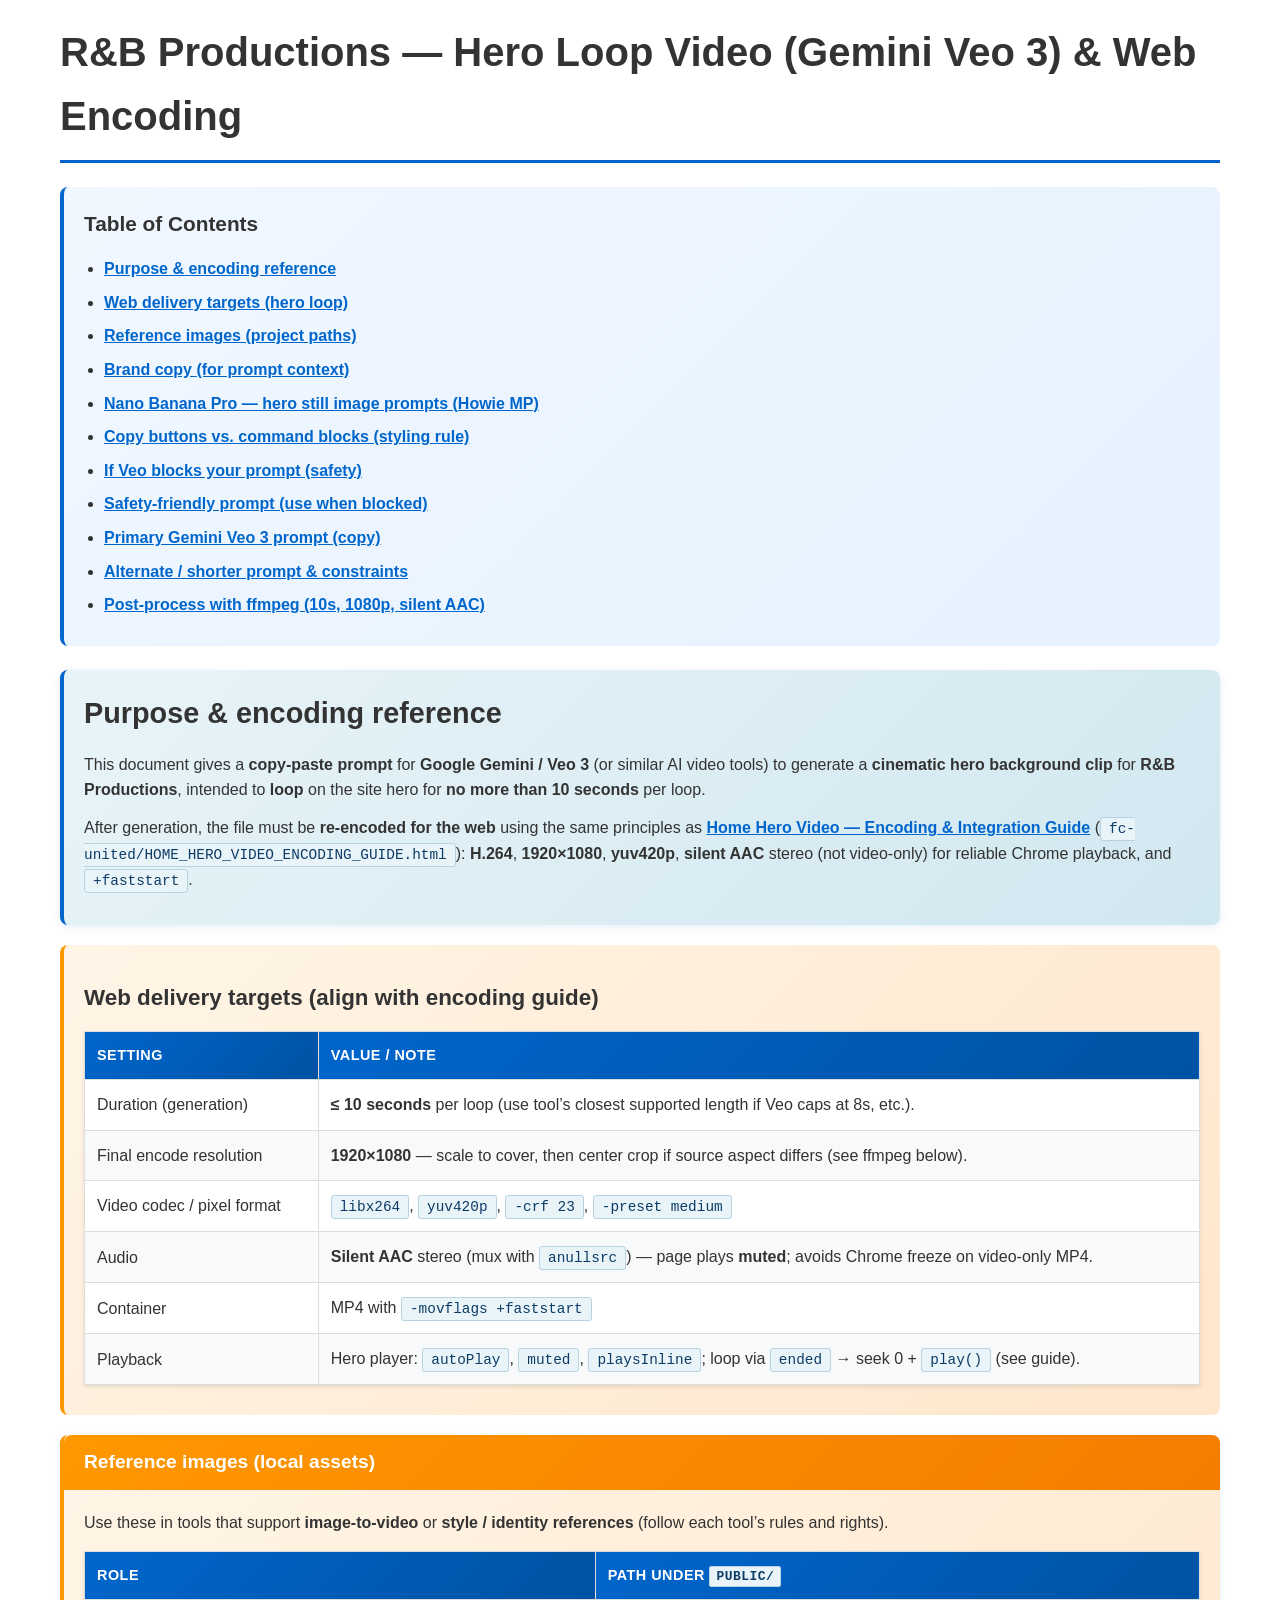
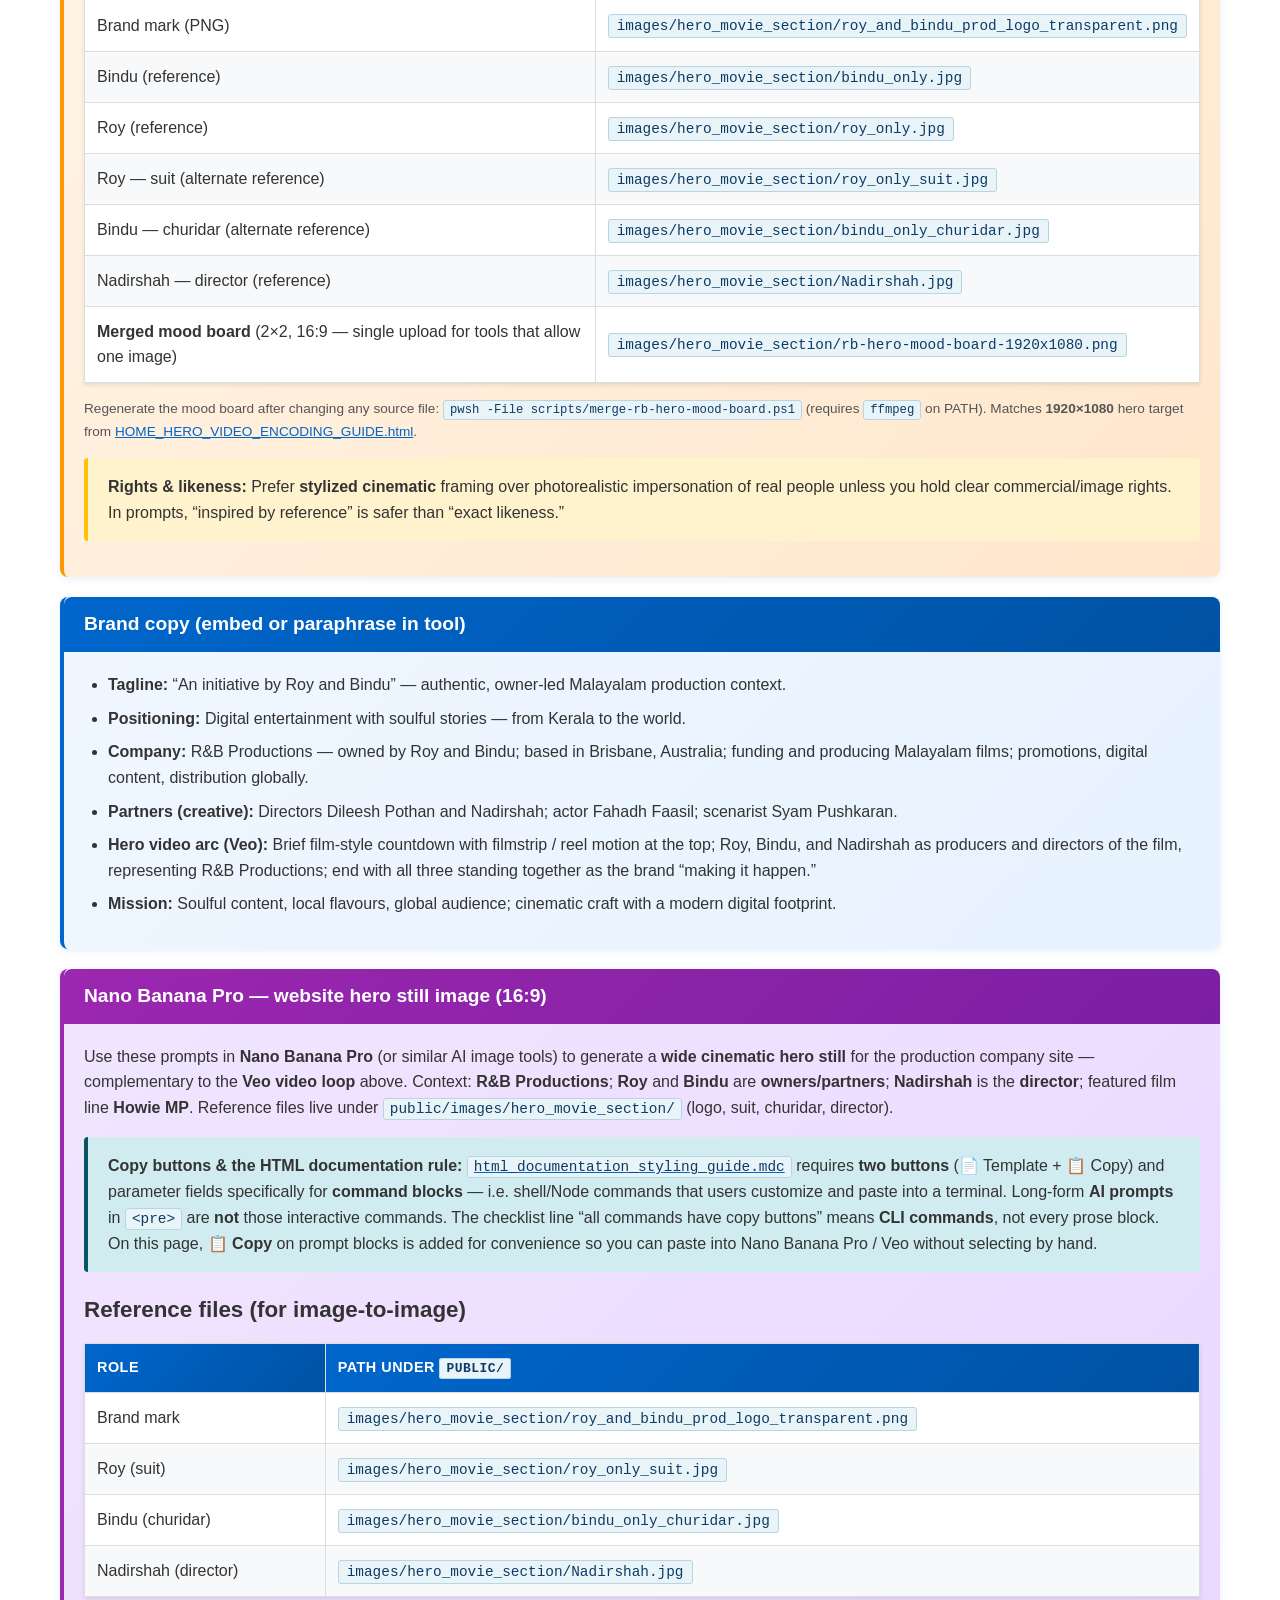
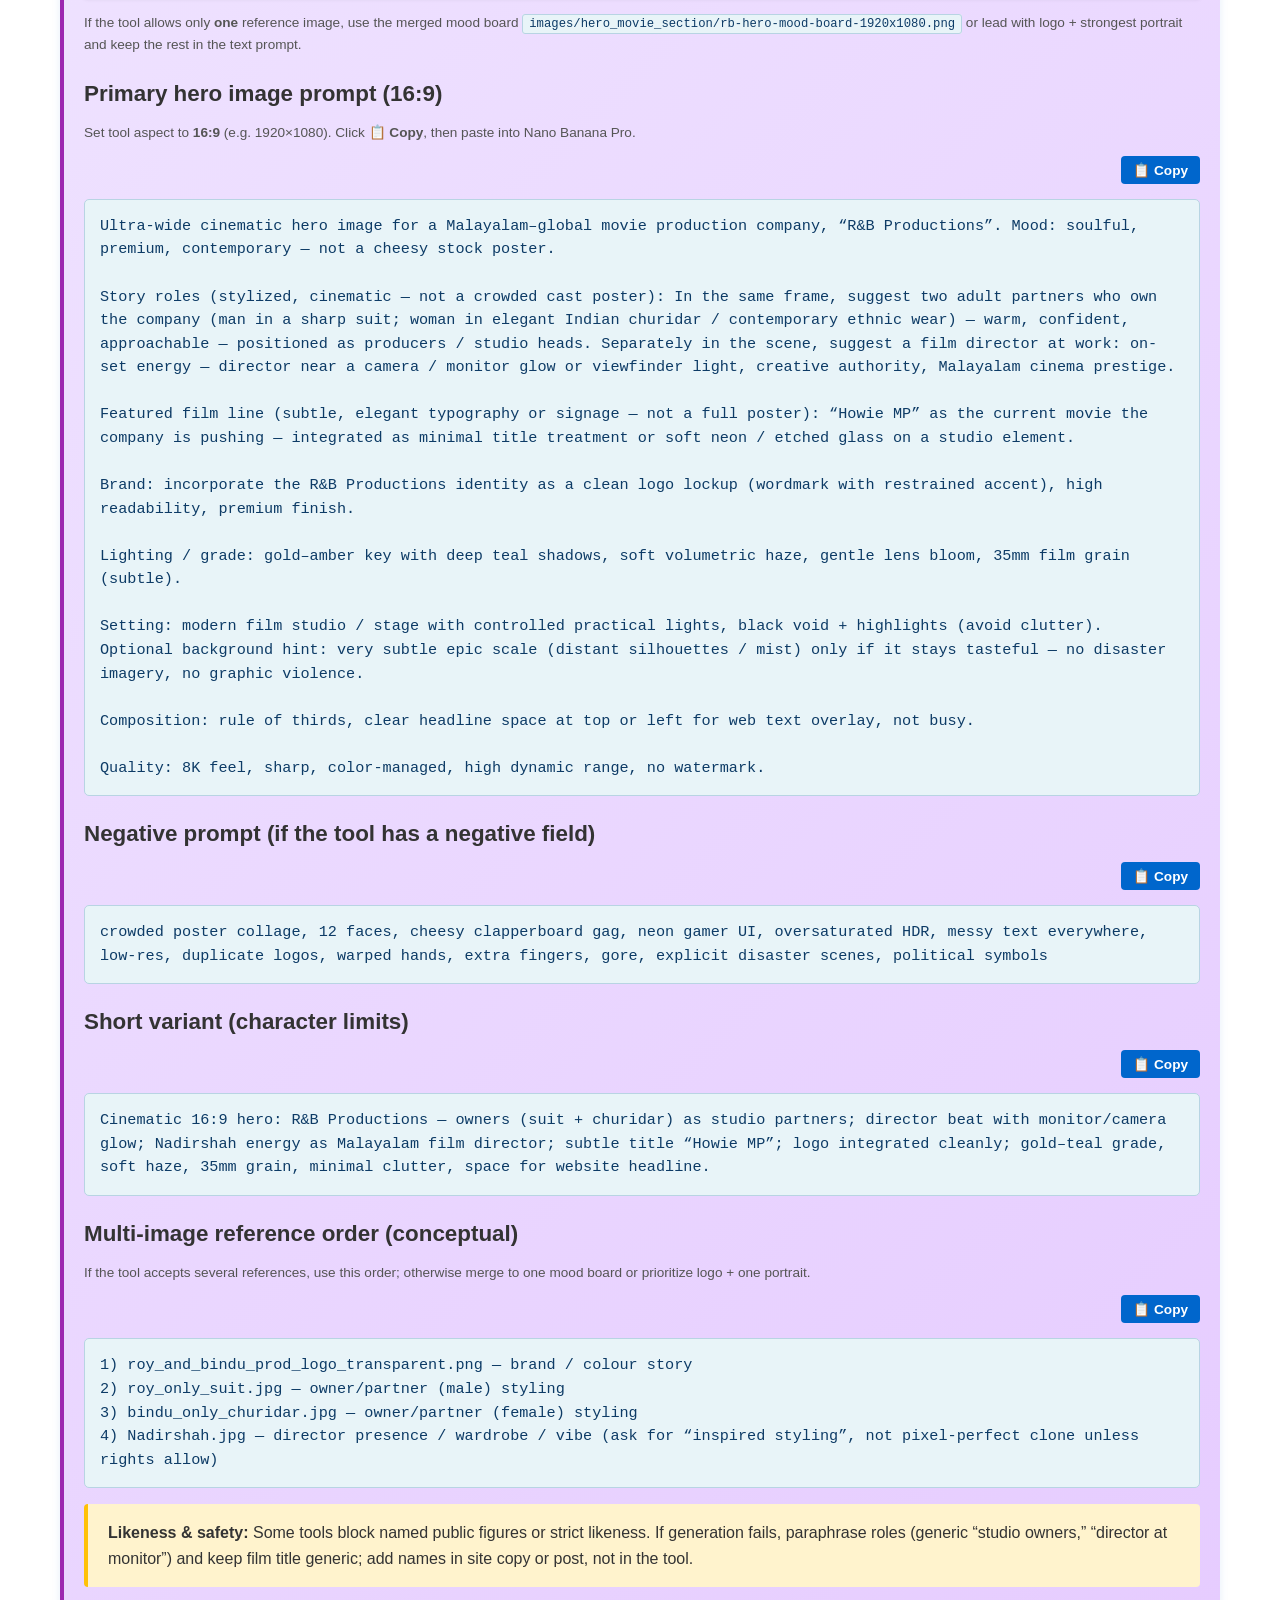
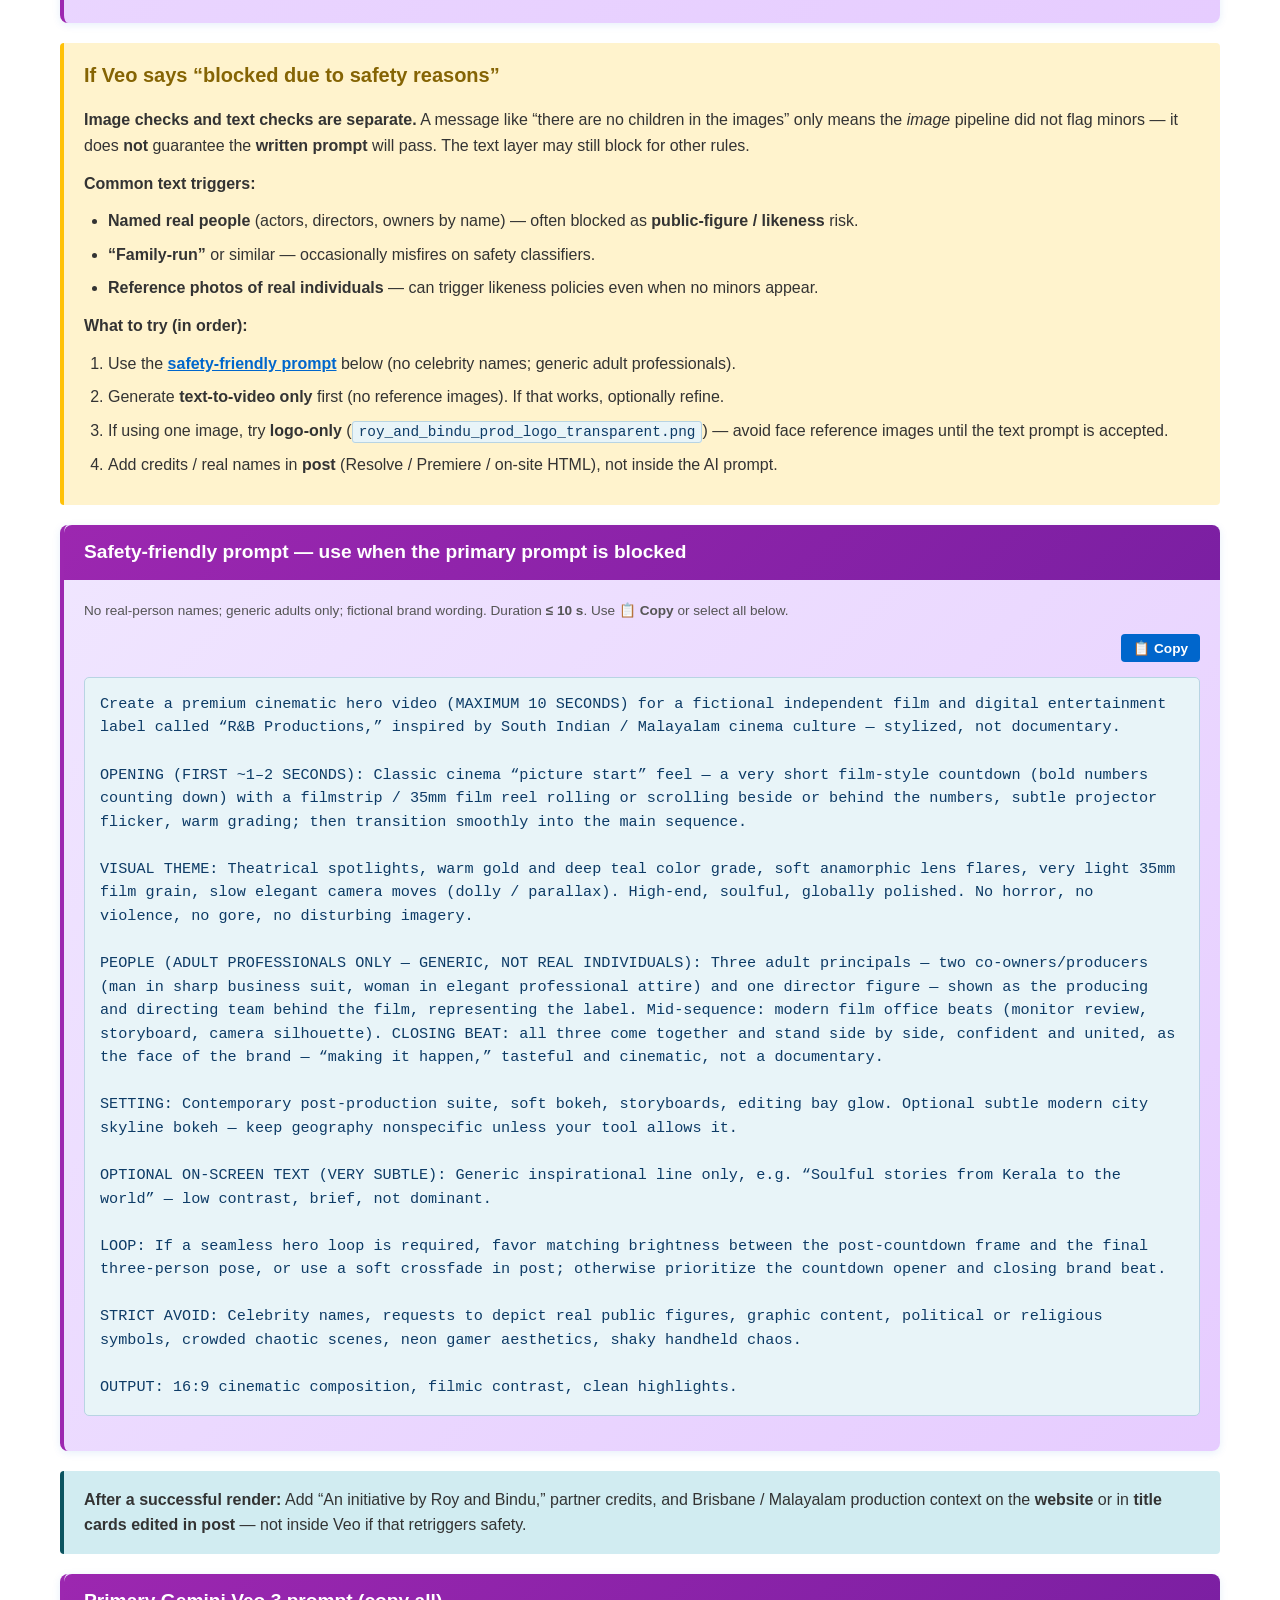
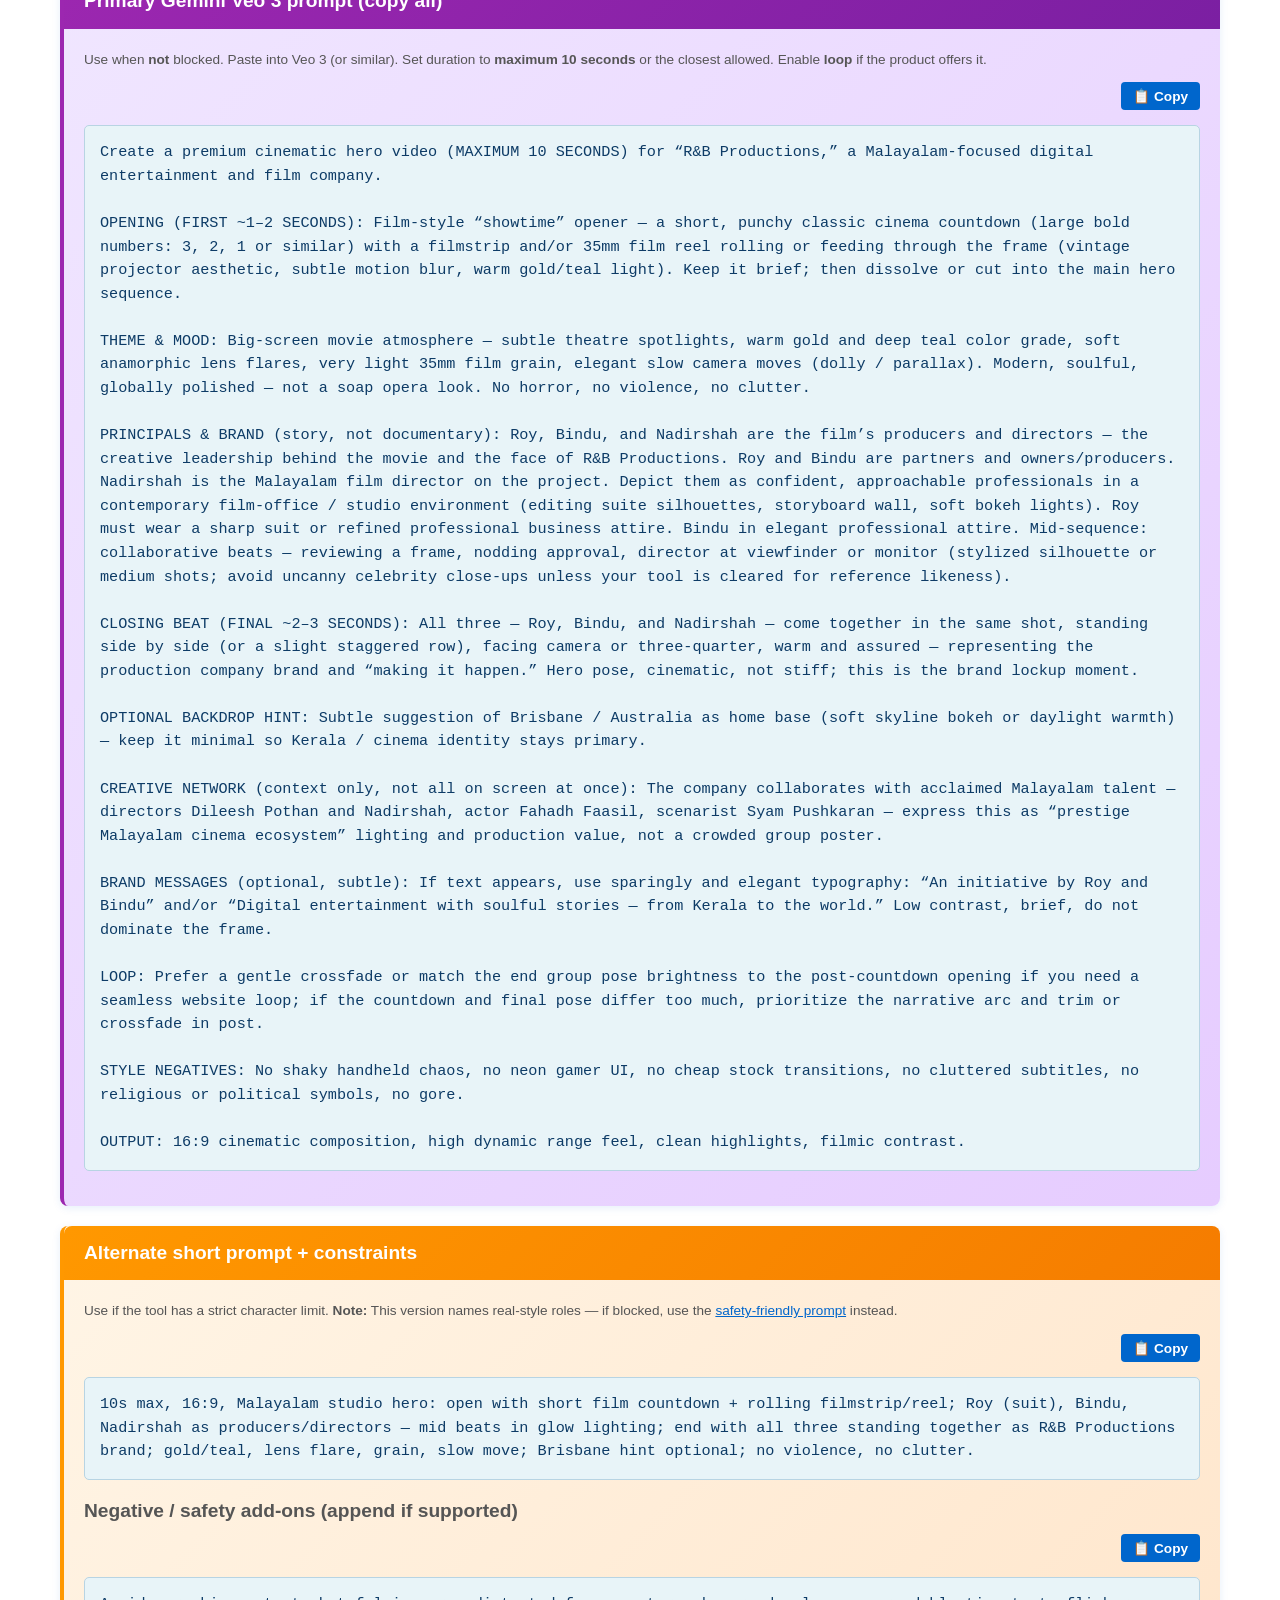
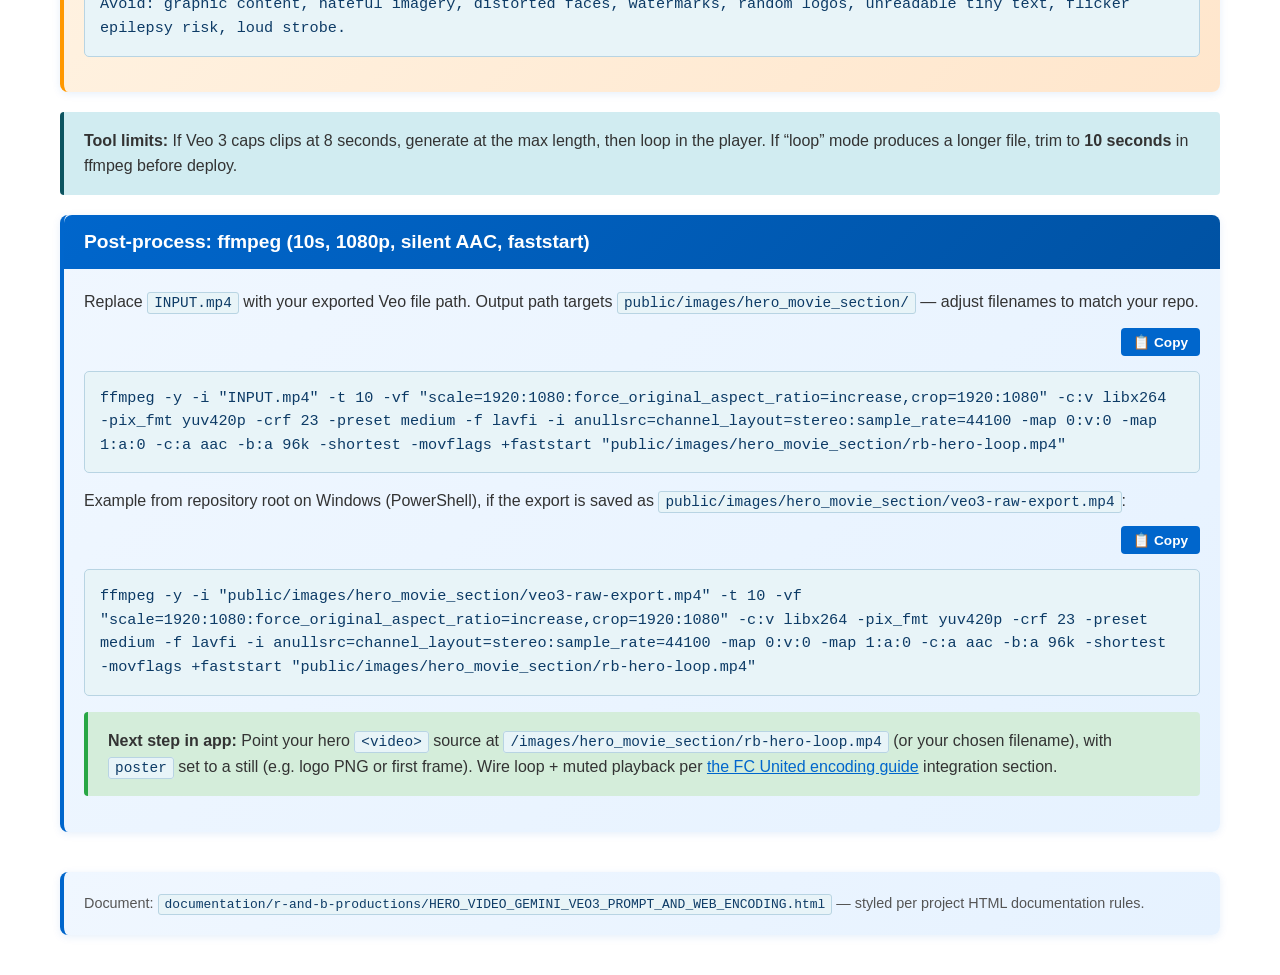
<file: documentation/r-and-b-productions/HERO_VIDEO_GEMINI_VEO3_PROMPT_AND_WEB_ENCODING.html>
<!DOCTYPE html>
<html lang="en">
<head>
    <meta charset="UTF-8">
    <meta name="viewport" content="width=device-width, initial-scale=1.0">
    <meta name="description" content="R&amp;B Productions hero loop: Gemini Veo 3 generation prompt, reference images, and web MP4 encoding aligned with HOME_HERO_VIDEO_ENCODING_GUIDE.">
    <title>R&amp;B Productions — Hero Loop Video (Veo 3 Prompt) &amp; Web Encoding</title>
    <style>
        * { margin: 0; padding: 0; box-sizing: border-box; }
        body {
            font-family: -apple-system, BlinkMacSystemFont, 'Segoe UI', Roboto, 'Helvetica Neue', Arial, sans-serif;
            line-height: 1.6;
            color: #333;
            max-width: 1200px;
            margin: 0 auto;
            padding: 20px;
            background: #fff;
        }
        h1 {
            font-size: 2.5em;
            border-bottom: 3px solid #0066cc;
            padding-bottom: 12px;
            margin-bottom: 24px;
        }
        h2 {
            font-size: 1.8em;
            border-left: 4px solid #0066cc;
            padding-left: 15px;
            margin-top: 28px;
            margin-bottom: 16px;
        }
        h3 { font-size: 1.4em; color: #333; margin-top: 20px; margin-bottom: 10px; }
        h4 { font-size: 1.2em; color: #555; margin-top: 16px; margin-bottom: 8px; }
        p { margin-bottom: 12px; }
        ul, ol { margin: 12px 0 12px 24px; }
        li { margin-bottom: 8px; }
        a { color: #0066cc; }
        a:focus { outline: 2px solid #0066cc; outline-offset: 2px; }

        .toc {
            background: linear-gradient(135deg, #f0f7ff 0%, #e6f2ff 100%);
            border-left: 4px solid #0066cc;
            border-radius: 8px;
            padding: 20px;
            margin: 24px 0;
        }
        .toc h2 { margin-top: 0; border: none; padding: 0; font-size: 1.3em; }
        .toc ul { margin: 12px 0 0 20px; }
        .toc a { font-weight: 600; }

        .section-intro {
            background: linear-gradient(135deg, #e8f4f8 0%, #d1e7f0 100%);
            border-left: 4px solid #0066cc;
            border-radius: 8px;
            padding: 20px;
            margin: 20px 0;
            box-shadow: 0 2px 8px rgba(0, 102, 204, 0.1);
        }
        .section-intro code {
            background-color: #e8f4f8;
            color: #0d3b66;
            padding: 3px 8px;
            border-radius: 3px;
            border: 1px solid #b8d4e3;
            font-family: 'Courier New', monospace;
        }

        .section-container {
            background: linear-gradient(135deg, #f0f7ff 0%, #e6f2ff 100%);
            border-left: 4px solid #0066cc;
            border-radius: 8px;
            padding: 20px;
            margin: 20px 0;
            box-shadow: 0 2px 8px rgba(0, 102, 204, 0.1);
        }
        .section-container.usage {
            background: linear-gradient(135deg, #f0e6ff 0%, #e6ccff 100%);
            border-left-color: #9c27b0;
        }
        .section-container.parameters {
            background: linear-gradient(135deg, #fff5e6 0%, #ffe6cc 100%);
            border-left-color: #ff9800;
        }

        .section-header {
            background: linear-gradient(135deg, #0066cc 0%, #0052a3 100%);
            color: white;
            padding: 12px 20px;
            margin: -20px -20px 20px -20px;
            border-radius: 8px 8px 0 0;
            font-size: 1.2em;
            font-weight: bold;
            display: flex;
            align-items: center;
            gap: 10px;
        }
        .section-header.usage {
            background: linear-gradient(135deg, #9c27b0 0%, #7b1fa2 100%);
        }
        .section-header.parameters {
            background: linear-gradient(135deg, #ff9800 0%, #f57c00 100%);
        }

        .parameters-list {
            background: linear-gradient(135deg, #fff5e6 0%, #ffe6cc 100%);
            border-left: 4px solid #ff9800;
            border-radius: 8px;
            padding: 15px 20px;
            margin: 15px 0;
        }
        .parameters-list code {
            background-color: #e8f4f8;
            color: #0d3b66;
            padding: 3px 8px;
            border-radius: 3px;
            border: 1px solid #b8d4e3;
            font-family: 'Courier New', monospace;
        }

        .info {
            background: #d1ecf1;
            border-left: 4px solid #0c5460;
            padding: 16px 20px;
            margin: 16px 0;
            border-radius: 4px;
        }
        .info code, .info .code-highlight {
            background-color: #e8f4f8;
            color: #0d3b66;
            padding: 2px 6px;
            border-radius: 3px;
            border: 1px solid #b8d4e3;
            font-family: 'Courier New', monospace;
        }

        .warning {
            background: #fff3cd;
            border-left: 4px solid #ffc107;
            padding: 16px 20px;
            margin: 16px 0;
            border-radius: 4px;
        }

        .success {
            background: #d4edda;
            border-left: 4px solid #28a745;
            padding: 16px 20px;
            margin: 16px 0;
            border-radius: 4px;
        }

        .code-block, pre, pre code {
            background-color: #e8f4f8;
            color: #0d3b66;
            padding: 15px;
            border-radius: 5px;
            border: 1px solid #b8d4e3;
            overflow-x: auto;
            margin: 15px 0;
            font-family: 'Courier New', monospace;
            font-size: 0.95em;
            white-space: pre-wrap;
            word-break: break-word;
        }
        .code-block { line-height: 1.55; }

        code {
            background-color: #e8f4f8;
            color: #0d3b66;
            padding: 2px 6px;
            border-radius: 3px;
            border: 1px solid #b8d4e3;
            font-family: 'Courier New', monospace;
            font-size: 0.9em;
        }

        table {
            border-collapse: collapse;
            width: 100%;
            margin: 15px 0;
            background: white;
            box-shadow: 0 2px 4px rgba(0,0,0,0.1);
        }
        th, td {
            border: 1px solid #ddd;
            padding: 12px;
            text-align: left;
        }
        th {
            background: linear-gradient(135deg, #0066cc 0%, #0052a3 100%);
            color: white;
            font-weight: bold;
            text-transform: uppercase;
            font-size: 0.9em;
            letter-spacing: 0.5px;
        }
        tr:nth-child(even) { background-color: #f8f9fa; }
        tr:hover { background-color: #e3f2fd; transition: background-color 0.2s ease; }
        td code {
            background-color: #e8f4f8;
            color: #0d3b66;
            padding: 3px 8px;
            border-radius: 3px;
            border: 1px solid #b8d4e3;
        }

        .copy-hint {
            font-size: 0.85em;
            color: #555;
            margin-top: 8px;
        }

        .prompt-toolbar {
            display: flex;
            justify-content: flex-end;
            align-items: center;
            gap: 8px;
            margin-bottom: 6px;
        }
        .copy-button {
            background-color: #0066cc;
            color: white;
            border: none;
            padding: 6px 12px;
            border-radius: 4px;
            cursor: pointer;
            font-size: 0.85em;
            font-weight: bold;
            transition: all 0.3s ease;
        }
        .copy-button:hover {
            background-color: #0052a3;
            transform: translateY(-1px);
            box-shadow: 0 2px 4px rgba(0,0,0,0.2);
        }
        .copy-button:focus {
            outline: 2px solid #0066cc;
            outline-offset: 2px;
        }
        .copy-button.copied {
            background-color: #28a745;
        }

        @media (max-width: 768px) {
            body { padding: 10px; }
            h1 { font-size: 1.75em; }
        }
    </style>
</head>
<body>
    <main>
        <h1>R&amp;B Productions — Hero Loop Video (Gemini Veo 3) &amp; Web Encoding</h1>

        <div class="toc">
            <h2>Table of Contents</h2>
            <ul>
                <li><a href="#purpose">Purpose &amp; encoding reference</a></li>
                <li><a href="#delivery">Web delivery targets (hero loop)</a></li>
                <li><a href="#references">Reference images (project paths)</a></li>
                <li><a href="#brand">Brand copy (for prompt context)</a></li>
                <li><a href="#nano-banana-hero">Nano Banana Pro — hero still image prompts (Howie MP)</a></li>
                <li><a href="#rule-copy-note">Copy buttons vs. command blocks (styling rule)</a></li>
                <li><a href="#safety-blocked">If Veo blocks your prompt (safety)</a></li>
                <li><a href="#veo-safe">Safety-friendly prompt (use when blocked)</a></li>
                <li><a href="#veo-prompt">Primary Gemini Veo 3 prompt (copy)</a></li>
                <li><a href="#veo-alt">Alternate / shorter prompt &amp; constraints</a></li>
                <li><a href="#ffmpeg">Post-process with ffmpeg (10s, 1080p, silent AAC)</a></li>
            </ul>
        </div>

        <div class="section-intro" id="purpose">
            <h2 style="margin-top:0;border:none;padding:0;">Purpose &amp; encoding reference</h2>
            <p>
                This document gives a <strong>copy-paste prompt</strong> for <strong>Google Gemini / Veo 3</strong> (or similar AI video tools) to generate a
                <strong>cinematic hero background clip</strong> for <strong>R&amp;B Productions</strong>, intended to <strong>loop</strong> on the site hero
                for <strong>no more than 10 seconds</strong> per loop.
            </p>
            <p>
                After generation, the file must be <strong>re-encoded for the web</strong> using the same principles as
                <a href="../fc-united/HOME_HERO_VIDEO_ENCODING_GUIDE.html"><strong>Home Hero Video — Encoding &amp; Integration Guide</strong></a>
                (<code>fc-united/HOME_HERO_VIDEO_ENCODING_GUIDE.html</code>): <strong>H.264</strong>, <strong>1920×1080</strong>,
                <strong>yuv420p</strong>, <strong>silent AAC</strong> stereo (not video-only) for reliable Chrome playback, and <code>+faststart</code>.
            </p>
        </div>

        <div class="parameters-list" id="delivery">
            <h3>Web delivery targets (align with encoding guide)</h3>
            <table>
                <thead>
                    <tr>
                        <th scope="col">Setting</th>
                        <th scope="col">Value / note</th>
                    </tr>
                </thead>
                <tbody>
                    <tr>
                        <td>Duration (generation)</td>
                        <td><strong>≤ 10 seconds</strong> per loop (use tool’s closest supported length if Veo caps at 8s, etc.).</td>
                    </tr>
                    <tr>
                        <td>Final encode resolution</td>
                        <td><strong>1920×1080</strong> — scale to cover, then center crop if source aspect differs (see ffmpeg below).</td>
                    </tr>
                    <tr>
                        <td>Video codec / pixel format</td>
                        <td><code>libx264</code>, <code>yuv420p</code>, <code>-crf 23</code>, <code>-preset medium</code></td>
                    </tr>
                    <tr>
                        <td>Audio</td>
                        <td><strong>Silent AAC</strong> stereo (mux with <code>anullsrc</code>) — page plays <strong>muted</strong>; avoids Chrome freeze on video-only MP4.</td>
                    </tr>
                    <tr>
                        <td>Container</td>
                        <td>MP4 with <code>-movflags +faststart</code></td>
                    </tr>
                    <tr>
                        <td>Playback</td>
                        <td>Hero player: <code>autoPlay</code>, <code>muted</code>, <code>playsInline</code>; loop via <code>ended</code> → seek 0 + <code>play()</code> (see guide).</td>
                    </tr>
                </tbody>
            </table>
        </div>

        <div class="section-container parameters" id="references">
            <div class="section-header parameters">Reference images (local assets)</div>
            <p>Use these in tools that support <strong>image-to-video</strong> or <strong>style / identity references</strong> (follow each tool’s rules and rights).</p>
            <table>
                <thead>
                    <tr>
                        <th scope="col">Role</th>
                        <th scope="col">Path under <code>public/</code></th>
                    </tr>
                </thead>
                <tbody>
                    <tr>
                        <td>Brand mark (PNG)</td>
                        <td><code>images/hero_movie_section/roy_and_bindu_prod_logo_transparent.png</code></td>
                    </tr>
                    <tr>
                        <td>Bindu (reference)</td>
                        <td><code>images/hero_movie_section/bindu_only.jpg</code></td>
                    </tr>
                    <tr>
                        <td>Roy (reference)</td>
                        <td><code>images/hero_movie_section/roy_only.jpg</code></td>
                    </tr>
                    <tr>
                        <td>Roy — suit (alternate reference)</td>
                        <td><code>images/hero_movie_section/roy_only_suit.jpg</code></td>
                    </tr>
                    <tr>
                        <td>Bindu — churidar (alternate reference)</td>
                        <td><code>images/hero_movie_section/bindu_only_churidar.jpg</code></td>
                    </tr>
                    <tr>
                        <td>Nadirshah — director (reference)</td>
                        <td><code>images/hero_movie_section/Nadirshah.jpg</code></td>
                    </tr>
                    <tr>
                        <td><strong>Merged mood board</strong> (2×2, 16:9 — single upload for tools that allow one image)</td>
                        <td><code>images/hero_movie_section/rb-hero-mood-board-1920x1080.png</code></td>
                    </tr>
                </tbody>
            </table>
            <p class="copy-hint">
                Regenerate the mood board after changing any source file:
                <code class="code-highlight">pwsh -File scripts/merge-rb-hero-mood-board.ps1</code>
                (requires <code class="code-highlight">ffmpeg</code> on PATH). Matches <strong>1920×1080</strong> hero target from
                <a href="../fc-united/HOME_HERO_VIDEO_ENCODING_GUIDE.html">HOME_HERO_VIDEO_ENCODING_GUIDE.html</a>.
            </p>
            <div class="warning">
                <strong>Rights &amp; likeness:</strong> Prefer <strong>stylized cinematic</strong> framing over photorealistic impersonation of real people unless you hold clear
                commercial/image rights. In prompts, “inspired by reference” is safer than “exact likeness.”
            </div>
        </div>

        <div class="section-container" id="brand">
            <div class="section-header">Brand copy (embed or paraphrase in tool)</div>
            <ul>
                <li><strong>Tagline:</strong> “An initiative by Roy and Bindu” — authentic, owner-led Malayalam production context.</li>
                <li><strong>Positioning:</strong> Digital entertainment with soulful stories — from Kerala to the world.</li>
                <li><strong>Company:</strong> R&amp;B Productions — owned by Roy and Bindu; based in Brisbane, Australia; funding and producing Malayalam films; promotions, digital content, distribution globally.</li>
                <li><strong>Partners (creative):</strong> Directors Dileesh Pothan and Nadirshah; actor Fahadh Faasil; scenarist Syam Pushkaran.</li>
                <li><strong>Hero video arc (Veo):</strong> Brief film-style countdown with filmstrip / reel motion at the top; Roy, Bindu, and Nadirshah as producers and directors of the film, representing R&amp;B Productions; end with all three standing together as the brand “making it happen.”</li>
                <li><strong>Mission:</strong> Soulful content, local flavours, global audience; cinematic craft with a modern digital footprint.</li>
            </ul>
        </div>

        <div class="section-container usage" id="nano-banana-hero">
            <div class="section-header usage">Nano Banana Pro — website hero still image (16:9)</div>
            <p>
                Use these prompts in <strong>Nano Banana Pro</strong> (or similar AI image tools) to generate a <strong>wide cinematic hero still</strong> for the production company site — complementary to the <strong>Veo video loop</strong> above. Context: <strong>R&amp;B Productions</strong>;
                <strong>Roy</strong> and <strong>Bindu</strong> are <strong>owners/partners</strong>; <strong>Nadirshah</strong> is the <strong>director</strong>; featured film line <strong>Howie MP</strong>. Reference files live under
                <code class="code-highlight">public/images/hero_movie_section/</code> (logo, suit, churidar, director).
            </p>

            <div class="info" id="rule-copy-note">
                <strong>Copy buttons &amp; the HTML documentation rule:</strong>
                <a href="../../.cursor/rules/html_documentation_styling_guide.mdc"><code class="code-highlight">html_documentation_styling_guide.mdc</code></a>
                requires <strong>two buttons</strong> (📄 Template + 📋 Copy) and parameter fields specifically for <strong>command blocks</strong> — i.e. shell/Node commands that users customize and paste into a terminal.
                Long-form <strong>AI prompts</strong> in <code class="code-highlight">&lt;pre&gt;</code> are <strong>not</strong> those interactive commands. The checklist line “all commands have copy buttons” means <strong>CLI commands</strong>, not every prose block.
                On this page, <strong>📋 Copy</strong> on prompt blocks is added for convenience so you can paste into Nano Banana Pro / Veo without selecting by hand.
            </div>

            <h3>Reference files (for image-to-image)</h3>
            <table>
                <thead>
                    <tr>
                        <th scope="col">Role</th>
                        <th scope="col">Path under <code>public/</code></th>
                    </tr>
                </thead>
                <tbody>
                    <tr>
                        <td>Brand mark</td>
                        <td><code>images/hero_movie_section/roy_and_bindu_prod_logo_transparent.png</code></td>
                    </tr>
                    <tr>
                        <td>Roy (suit)</td>
                        <td><code>images/hero_movie_section/roy_only_suit.jpg</code></td>
                    </tr>
                    <tr>
                        <td>Bindu (churidar)</td>
                        <td><code>images/hero_movie_section/bindu_only_churidar.jpg</code></td>
                    </tr>
                    <tr>
                        <td>Nadirshah (director)</td>
                        <td><code>images/hero_movie_section/Nadirshah.jpg</code></td>
                    </tr>
                </tbody>
            </table>
            <p class="copy-hint">
                If the tool allows only <strong>one</strong> reference image, use the merged mood board
                <code class="code-highlight">images/hero_movie_section/rb-hero-mood-board-1920x1080.png</code> or lead with logo + strongest portrait and keep the rest in the text prompt.
            </p>

            <h3>Primary hero image prompt (16:9)</h3>
            <p class="copy-hint">Set tool aspect to <strong>16:9</strong> (e.g. 1920×1080). Click <strong>📋 Copy</strong>, then paste into Nano Banana Pro.</p>
            <div class="prompt-toolbar">
                <button type="button" class="copy-button" onclick="copyPreById('nb-hero-primary', this)" title="Copy prompt to clipboard">📋 Copy</button>
            </div>
            <pre class="code-block" id="nb-hero-primary">Ultra-wide cinematic hero image for a Malayalam–global movie production company, “R&amp;B Productions”. Mood: soulful, premium, contemporary — not a cheesy stock poster.

Story roles (stylized, cinematic — not a crowded cast poster): In the same frame, suggest two adult partners who own the company (man in a sharp suit; woman in elegant Indian churidar / contemporary ethnic wear) — warm, confident, approachable — positioned as producers / studio heads. Separately in the scene, suggest a film director at work: on-set energy — director near a camera / monitor glow or viewfinder light, creative authority, Malayalam cinema prestige.

Featured film line (subtle, elegant typography or signage — not a full poster): “Howie MP” as the current movie the company is pushing — integrated as minimal title treatment or soft neon / etched glass on a studio element.

Brand: incorporate the R&amp;B Productions identity as a clean logo lockup (wordmark with restrained accent), high readability, premium finish.

Lighting / grade: gold–amber key with deep teal shadows, soft volumetric haze, gentle lens bloom, 35mm film grain (subtle).

Setting: modern film studio / stage with controlled practical lights, black void + highlights (avoid clutter). Optional background hint: very subtle epic scale (distant silhouettes / mist) only if it stays tasteful — no disaster imagery, no graphic violence.

Composition: rule of thirds, clear headline space at top or left for web text overlay, not busy.

Quality: 8K feel, sharp, color-managed, high dynamic range, no watermark.</pre>

            <h3>Negative prompt (if the tool has a negative field)</h3>
            <div class="prompt-toolbar">
                <button type="button" class="copy-button" onclick="copyPreById('nb-hero-negative', this)" title="Copy negative prompt to clipboard">📋 Copy</button>
            </div>
            <pre class="code-block" id="nb-hero-negative">crowded poster collage, 12 faces, cheesy clapperboard gag, neon gamer UI, oversaturated HDR, messy text everywhere, low-res, duplicate logos, warped hands, extra fingers, gore, explicit disaster scenes, political symbols</pre>

            <h3>Short variant (character limits)</h3>
            <div class="prompt-toolbar">
                <button type="button" class="copy-button" onclick="copyPreById('nb-hero-short', this)" title="Copy short prompt to clipboard">📋 Copy</button>
            </div>
            <pre class="code-block" id="nb-hero-short">Cinematic 16:9 hero: R&amp;B Productions — owners (suit + churidar) as studio partners; director beat with monitor/camera glow; Nadirshah energy as Malayalam film director; subtle title “Howie MP”; logo integrated cleanly; gold–teal grade, soft haze, 35mm grain, minimal clutter, space for website headline.</pre>

            <h3>Multi-image reference order (conceptual)</h3>
            <p class="copy-hint">If the tool accepts several references, use this order; otherwise merge to one mood board or prioritize logo + one portrait.</p>
            <div class="prompt-toolbar">
                <button type="button" class="copy-button" onclick="copyPreById('nb-ref-order', this)" title="Copy reference order to clipboard">📋 Copy</button>
            </div>
            <pre class="code-block" id="nb-ref-order">1) roy_and_bindu_prod_logo_transparent.png — brand / colour story
2) roy_only_suit.jpg — owner/partner (male) styling
3) bindu_only_churidar.jpg — owner/partner (female) styling
4) Nadirshah.jpg — director presence / wardrobe / vibe (ask for “inspired styling”, not pixel-perfect clone unless rights allow)</pre>

            <div class="warning">
                <strong>Likeness &amp; safety:</strong> Some tools block named public figures or strict likeness. If generation fails, paraphrase roles (generic “studio owners,” “director at monitor”) and keep film title generic; add names in site copy or post, not in the tool.
            </div>
        </div>

        <div class="warning" id="safety-blocked">
            <h2 style="margin-top:0;border:none;padding:0;font-size:1.25em;color:#856404;">If Veo says “blocked due to safety reasons”</h2>
            <p>
                <strong>Image checks and text checks are separate.</strong> A message like “there are no children in the images” only means the <em>image</em> pipeline did not flag minors — it does <strong>not</strong> guarantee the <strong>written prompt</strong> will pass. The text layer may still block for other rules.
            </p>
            <p><strong>Common text triggers:</strong></p>
            <ul>
                <li><strong>Named real people</strong> (actors, directors, owners by name) — often blocked as <strong>public-figure / likeness</strong> risk.</li>
                <li><strong>“Family-run”</strong> or similar — occasionally misfires on safety classifiers.</li>
                <li><strong>Reference photos of real individuals</strong> — can trigger likeness policies even when no minors appear.</li>
            </ul>
            <p><strong>What to try (in order):</strong></p>
            <ol>
                <li>Use the <a href="#veo-safe"><strong>safety-friendly prompt</strong></a> below (no celebrity names; generic adult professionals).</li>
                <li>Generate <strong>text-to-video only</strong> first (no reference images). If that works, optionally refine.</li>
                <li>If using one image, try <strong>logo-only</strong> (<code>roy_and_bindu_prod_logo_transparent.png</code>) — avoid face reference images until the text prompt is accepted.</li>
                <li>Add credits / real names in <strong>post</strong> (Resolve / Premiere / on-site HTML), not inside the AI prompt.</li>
            </ol>
        </div>

        <div class="section-container usage" id="veo-safe">
            <div class="section-header usage">Safety-friendly prompt — use when the primary prompt is blocked</div>
            <p class="copy-hint">No real-person names; generic adults only; fictional brand wording. Duration <strong>≤ 10 s</strong>. Use <strong>📋 Copy</strong> or select all below.</p>
            <div class="prompt-toolbar">
                <button type="button" class="copy-button" onclick="copyPreById('veo-safe-prompt', this)" title="Copy prompt to clipboard">📋 Copy</button>
            </div>
            <pre class="code-block" id="veo-safe-prompt">Create a premium cinematic hero video (MAXIMUM 10 SECONDS) for a fictional independent film and digital entertainment label called “R&amp;B Productions,” inspired by South Indian / Malayalam cinema culture — stylized, not documentary.

OPENING (FIRST ~1–2 SECONDS): Classic cinema “picture start” feel — a very short film-style countdown (bold numbers counting down) with a filmstrip / 35mm film reel rolling or scrolling beside or behind the numbers, subtle projector flicker, warm grading; then transition smoothly into the main sequence.

VISUAL THEME: Theatrical spotlights, warm gold and deep teal color grade, soft anamorphic lens flares, very light 35mm film grain, slow elegant camera moves (dolly / parallax). High-end, soulful, globally polished. No horror, no violence, no gore, no disturbing imagery.

PEOPLE (ADULT PROFESSIONALS ONLY — GENERIC, NOT REAL INDIVIDUALS): Three adult principals — two co-owners/producers (man in sharp business suit, woman in elegant professional attire) and one director figure — shown as the producing and directing team behind the film, representing the label. Mid-sequence: modern film office beats (monitor review, storyboard, camera silhouette). CLOSING BEAT: all three come together and stand side by side, confident and united, as the face of the brand — “making it happen,” tasteful and cinematic, not a documentary.

SETTING: Contemporary post-production suite, soft bokeh, storyboards, editing bay glow. Optional subtle modern city skyline bokeh — keep geography nonspecific unless your tool allows it.

OPTIONAL ON-SCREEN TEXT (VERY SUBTLE): Generic inspirational line only, e.g. “Soulful stories from Kerala to the world” — low contrast, brief, not dominant.

LOOP: If a seamless hero loop is required, favor matching brightness between the post-countdown frame and the final three-person pose, or use a soft crossfade in post; otherwise prioritize the countdown opener and closing brand beat.

STRICT AVOID: Celebrity names, requests to depict real public figures, graphic content, political or religious symbols, crowded chaotic scenes, neon gamer aesthetics, shaky handheld chaos.

OUTPUT: 16:9 cinematic composition, filmic contrast, clean highlights.</pre>
        </div>

        <div class="info">
            <strong>After a successful render:</strong> Add “An initiative by Roy and Bindu,” partner credits, and Brisbane / Malayalam production context on the <strong>website</strong> or in <strong>title cards edited in post</strong> — not inside Veo if that retriggers safety.
        </div>

        <div class="section-container usage" id="veo-prompt">
            <div class="section-header usage">Primary Gemini Veo 3 prompt (copy all)</div>
            <p class="copy-hint">Use when <strong>not</strong> blocked. Paste into Veo 3 (or similar). Set duration to <strong>maximum 10 seconds</strong> or the closest allowed. Enable <strong>loop</strong> if the product offers it.</p>
            <div class="prompt-toolbar">
                <button type="button" class="copy-button" onclick="copyPreById('veo-primary', this)" title="Copy prompt to clipboard">📋 Copy</button>
            </div>
            <pre class="code-block" id="veo-primary">Create a premium cinematic hero video (MAXIMUM 10 SECONDS) for “R&amp;B Productions,” a Malayalam-focused digital entertainment and film company.

OPENING (FIRST ~1–2 SECONDS): Film-style “showtime” opener — a short, punchy classic cinema countdown (large bold numbers: 3, 2, 1 or similar) with a filmstrip and/or 35mm film reel rolling or feeding through the frame (vintage projector aesthetic, subtle motion blur, warm gold/teal light). Keep it brief; then dissolve or cut into the main hero sequence.

THEME &amp; MOOD: Big-screen movie atmosphere — subtle theatre spotlights, warm gold and deep teal color grade, soft anamorphic lens flares, very light 35mm film grain, elegant slow camera moves (dolly / parallax). Modern, soulful, globally polished — not a soap opera look. No horror, no violence, no clutter.

PRINCIPALS &amp; BRAND (story, not documentary): Roy, Bindu, and Nadirshah are the film’s producers and directors — the creative leadership behind the movie and the face of R&amp;B Productions. Roy and Bindu are partners and owners/producers. Nadirshah is the Malayalam film director on the project. Depict them as confident, approachable professionals in a contemporary film-office / studio environment (editing suite silhouettes, storyboard wall, soft bokeh lights). Roy must wear a sharp suit or refined professional business attire. Bindu in elegant professional attire. Mid-sequence: collaborative beats — reviewing a frame, nodding approval, director at viewfinder or monitor (stylized silhouette or medium shots; avoid uncanny celebrity close-ups unless your tool is cleared for reference likeness).

CLOSING BEAT (FINAL ~2–3 SECONDS): All three — Roy, Bindu, and Nadirshah — come together in the same shot, standing side by side (or a slight staggered row), facing camera or three-quarter, warm and assured — representing the production company brand and “making it happen.” Hero pose, cinematic, not stiff; this is the brand lockup moment.

OPTIONAL BACKDROP HINT: Subtle suggestion of Brisbane / Australia as home base (soft skyline bokeh or daylight warmth) — keep it minimal so Kerala / cinema identity stays primary.

CREATIVE NETWORK (context only, not all on screen at once): The company collaborates with acclaimed Malayalam talent — directors Dileesh Pothan and Nadirshah, actor Fahadh Faasil, scenarist Syam Pushkaran — express this as “prestige Malayalam cinema ecosystem” lighting and production value, not a crowded group poster.

BRAND MESSAGES (optional, subtle): If text appears, use sparingly and elegant typography: “An initiative by Roy and Bindu” and/or “Digital entertainment with soulful stories — from Kerala to the world.” Low contrast, brief, do not dominate the frame.

LOOP: Prefer a gentle crossfade or match the end group pose brightness to the post-countdown opening if you need a seamless website loop; if the countdown and final pose differ too much, prioritize the narrative arc and trim or crossfade in post.

STYLE NEGATIVES: No shaky handheld chaos, no neon gamer UI, no cheap stock transitions, no cluttered subtitles, no religious or political symbols, no gore.

OUTPUT: 16:9 cinematic composition, high dynamic range feel, clean highlights, filmic contrast.</pre>
        </div>

        <div class="section-container parameters" id="veo-alt">
            <div class="section-header parameters">Alternate short prompt + constraints</div>
            <p class="copy-hint">Use if the tool has a strict character limit. <strong>Note:</strong> This version names real-style roles — if blocked, use the <a href="#veo-safe">safety-friendly prompt</a> instead.</p>
            <div class="prompt-toolbar">
                <button type="button" class="copy-button" onclick="copyPreById('veo-alt-short', this)" title="Copy short prompt to clipboard">📋 Copy</button>
            </div>
            <pre class="code-block" id="veo-alt-short">10s max, 16:9, Malayalam studio hero: open with short film countdown + rolling filmstrip/reel; Roy (suit), Bindu, Nadirshah as producers/directors — mid beats in glow lighting; end with all three standing together as R&amp;B Productions brand; gold/teal, lens flare, grain, slow move; Brisbane hint optional; no violence, no clutter.</pre>
            <h4>Negative / safety add-ons (append if supported)</h4>
            <div class="prompt-toolbar">
                <button type="button" class="copy-button" onclick="copyPreById('veo-alt-negative', this)" title="Copy negative add-ons to clipboard">📋 Copy</button>
            </div>
            <pre class="code-block" id="veo-alt-negative">Avoid: graphic content, hateful imagery, distorted faces, watermarks, random logos, unreadable tiny text, flicker epilepsy risk, loud strobe.</pre>
        </div>

        <div class="info">
            <strong>Tool limits:</strong> If Veo 3 caps clips at 8 seconds, generate at the max length, then loop in the player. If “loop” mode produces a longer file, trim to <strong>10 seconds</strong> in ffmpeg before deploy.
        </div>

        <div class="section-container" id="ffmpeg">
            <div class="section-header">Post-process: ffmpeg (10s, 1080p, silent AAC, faststart)</div>
            <p>
                Replace <code>INPUT.mp4</code> with your exported Veo file path. Output path targets
                <code>public/images/hero_movie_section/</code> — adjust filenames to match your repo.
            </p>
            <div class="prompt-toolbar">
                <button type="button" class="copy-button" onclick="copyPreById('ffmpeg-cmd-template', this)" title="Copy ffmpeg command to clipboard">📋 Copy</button>
            </div>
            <pre class="code-block" id="ffmpeg-cmd-template">ffmpeg -y -i "INPUT.mp4" -t 10 -vf "scale=1920:1080:force_original_aspect_ratio=increase,crop=1920:1080" -c:v libx264 -pix_fmt yuv420p -crf 23 -preset medium -f lavfi -i anullsrc=channel_layout=stereo:sample_rate=44100 -map 0:v:0 -map 1:a:0 -c:a aac -b:a 96k -shortest -movflags +faststart "public/images/hero_movie_section/rb-hero-loop.mp4"</pre>
            <p>
                Example from repository root on Windows (PowerShell), if the export is saved as
                <code>public/images/hero_movie_section/veo3-raw-export.mp4</code>:
            </p>
            <div class="prompt-toolbar">
                <button type="button" class="copy-button" onclick="copyPreById('ffmpeg-cmd-example', this)" title="Copy example ffmpeg command to clipboard">📋 Copy</button>
            </div>
            <pre class="code-block" id="ffmpeg-cmd-example">ffmpeg -y -i "public/images/hero_movie_section/veo3-raw-export.mp4" -t 10 -vf "scale=1920:1080:force_original_aspect_ratio=increase,crop=1920:1080" -c:v libx264 -pix_fmt yuv420p -crf 23 -preset medium -f lavfi -i anullsrc=channel_layout=stereo:sample_rate=44100 -map 0:v:0 -map 1:a:0 -c:a aac -b:a 96k -shortest -movflags +faststart "public/images/hero_movie_section/rb-hero-loop.mp4"</pre>
            <div class="success">
                <strong>Next step in app:</strong> Point your hero <code>&lt;video&gt;</code> source at <code>/images/hero_movie_section/rb-hero-loop.mp4</code> (or your chosen filename), with
                <code>poster</code> set to a still (e.g. logo PNG or first frame). Wire loop + muted playback per
                <a href="../fc-united/HOME_HERO_VIDEO_ENCODING_GUIDE.html">the FC United encoding guide</a> integration section.
            </div>
        </div>

        <footer class="section-container" style="margin-top: 40px;">
            <p style="margin:0;font-size:0.9em;color:#555;">
                Document: <code class="code-highlight">documentation/r-and-b-productions/HERO_VIDEO_GEMINI_VEO3_PROMPT_AND_WEB_ENCODING.html</code> —
                styled per project HTML documentation rules.
            </p>
        </footer>
    </main>
    <script>
        function copyPreById(id, btn) {
            var el = document.getElementById(id);
            if (!el) return;
            var text = el.textContent || '';
            var label = btn && btn.innerHTML ? btn.innerHTML : '\uD83D\uDCCB Copy';
            function feedback() {
                if (!btn) return;
                btn.classList.add('copied');
                btn.textContent = '\u2713 Copied!';
                setTimeout(function () {
                    btn.classList.remove('copied');
                    btn.innerHTML = label;
                }, 2000);
            }
            if (navigator.clipboard && navigator.clipboard.writeText) {
                navigator.clipboard.writeText(text).then(feedback).catch(function () {
                    fallbackCopyPre(text, btn, label);
                });
            } else {
                fallbackCopyPre(text, btn, label);
            }
        }
        function fallbackCopyPre(text, btn, label) {
            var ta = document.createElement('textarea');
            ta.value = text;
            ta.setAttribute('readonly', '');
            ta.style.position = 'fixed';
            ta.style.left = '-9999px';
            document.body.appendChild(ta);
            ta.select();
            try {
                document.execCommand('copy');
            } catch (e) {}
            document.body.removeChild(ta);
            if (btn) {
                btn.classList.add('copied');
                btn.textContent = '\u2713 Copied!';
                setTimeout(function () {
                    btn.classList.remove('copied');
                    btn.innerHTML = label || '\uD83D\uDCCB Copy';
                }, 2000);
            }
        }
    </script>
</body>
</html>
</file>
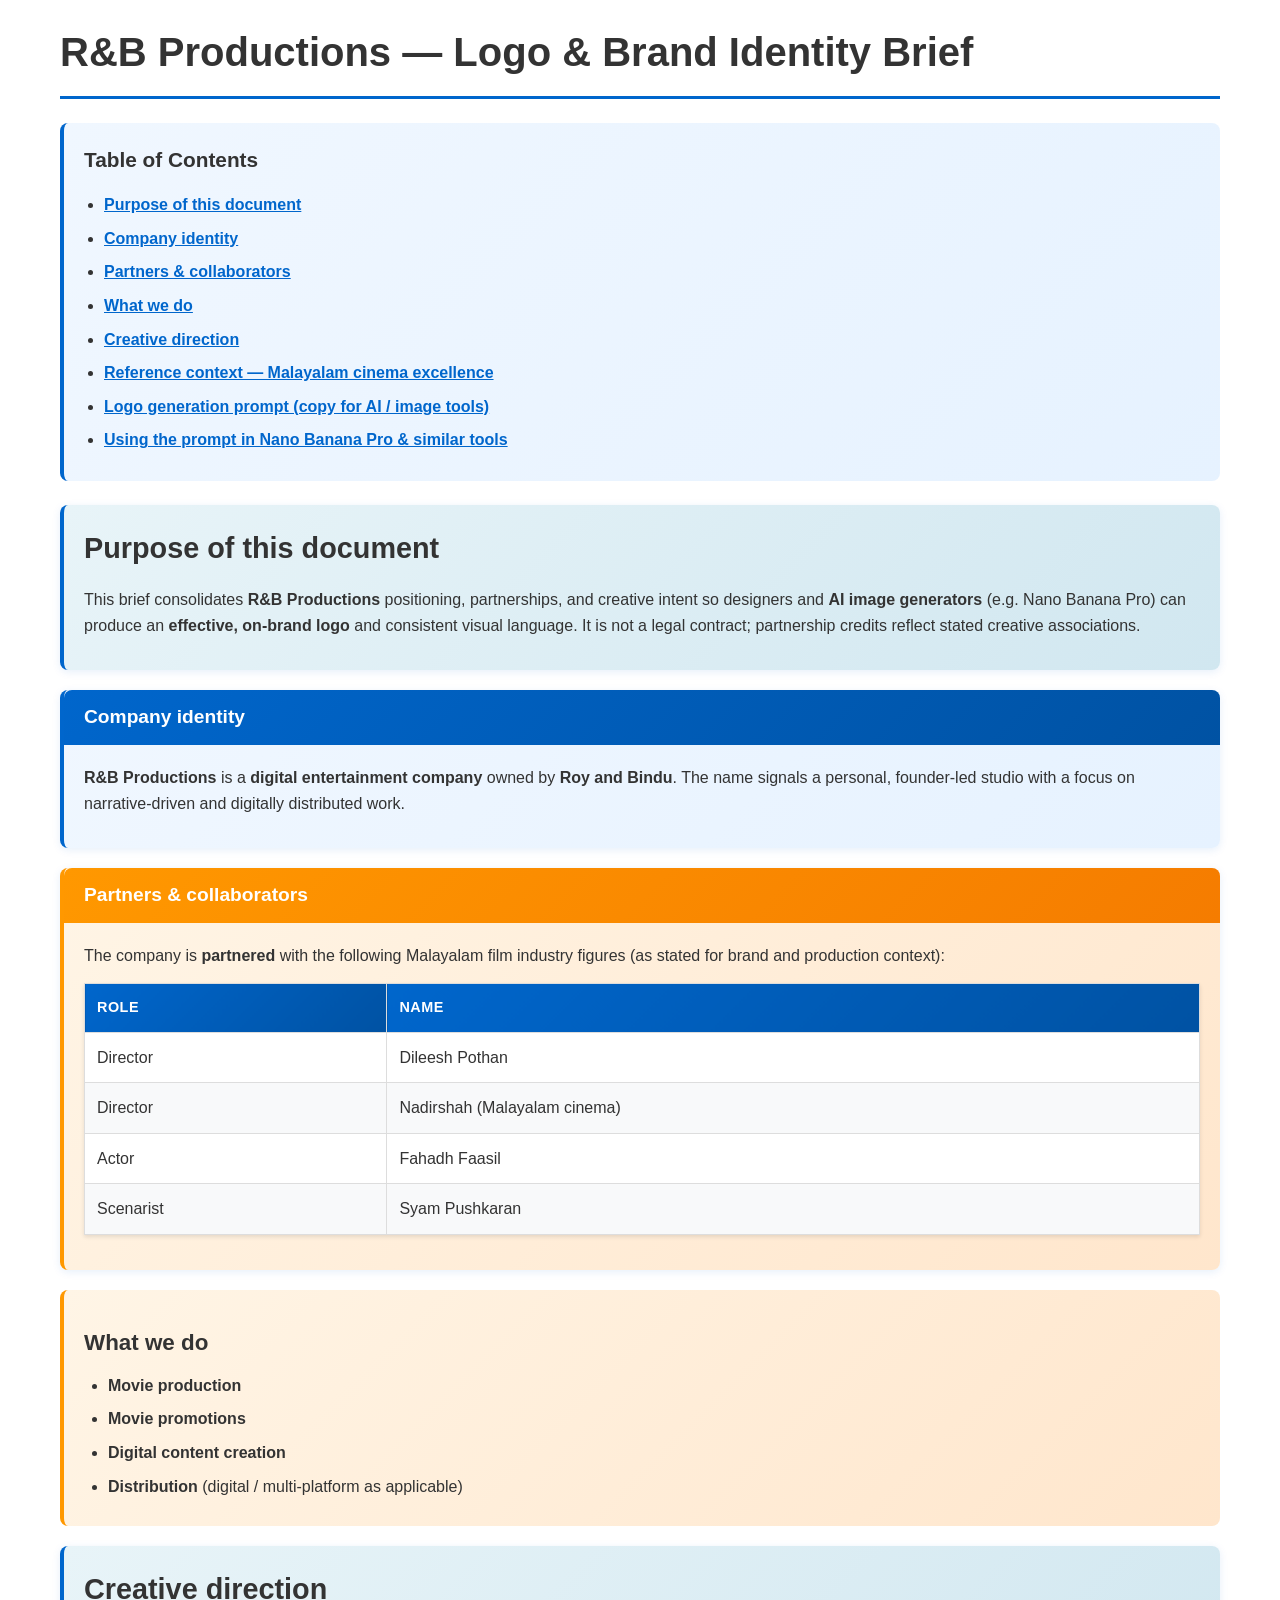
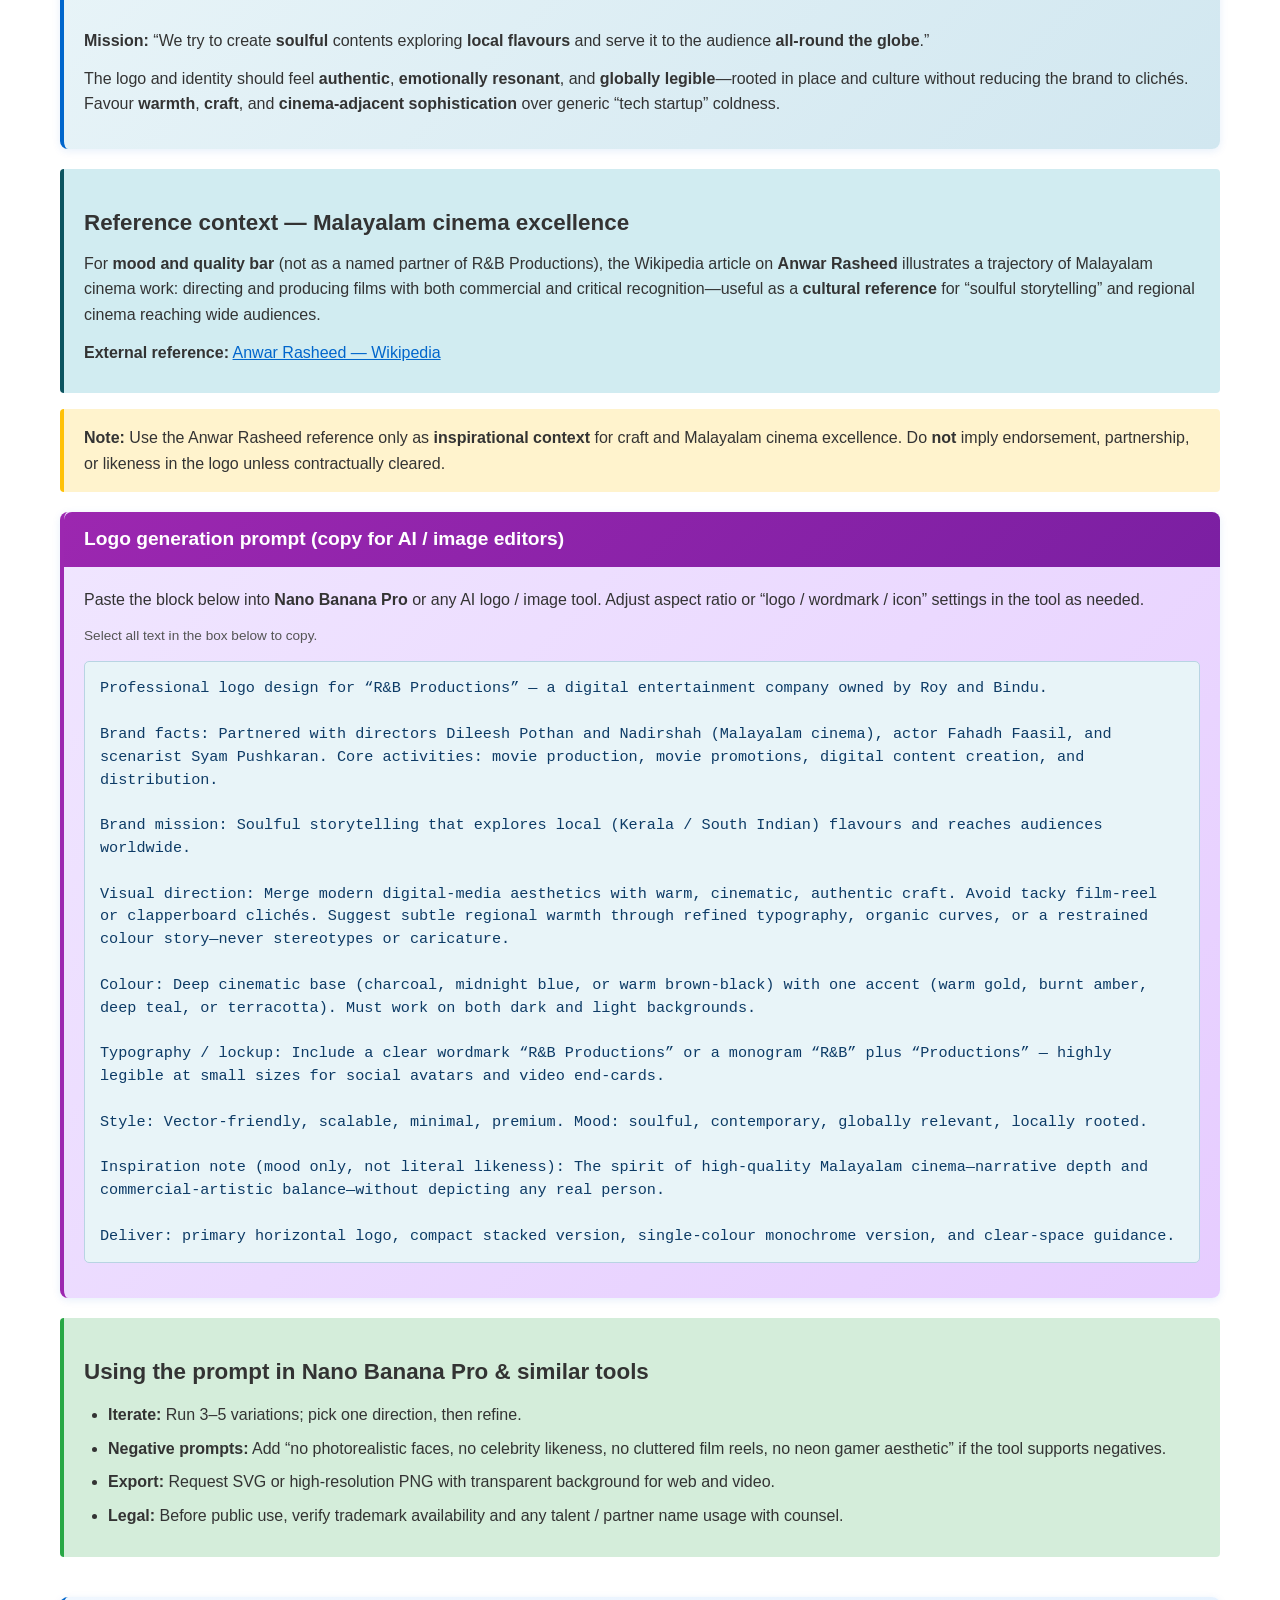
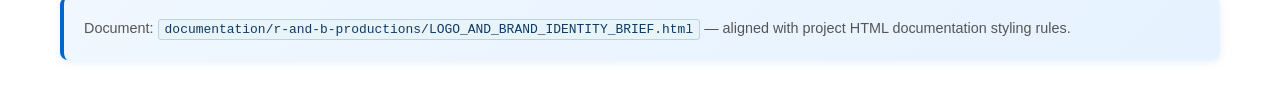
<file: documentation/r-and-b-productions/LOGO_AND_BRAND_IDENTITY_BRIEF.html>
<!DOCTYPE html>
<html lang="en">
<head>
    <meta charset="UTF-8">
    <meta name="viewport" content="width=device-width, initial-scale=1.0">
    <meta name="description" content="R&amp;B Productions Digital Entertainment — brand identity, partnerships (Dileesh Pothan, Nadirshah, Fahadh Faasil, Syam Pushkaran), services, creative direction, and AI logo generation prompt (Nano Banana Pro / image editors).">
    <title>R&amp;B Productions — Logo &amp; Brand Identity Brief</title>
    <style>
        * { margin: 0; padding: 0; box-sizing: border-box; }
        body {
            font-family: -apple-system, BlinkMacSystemFont, 'Segoe UI', Roboto, 'Helvetica Neue', Arial, sans-serif;
            line-height: 1.6;
            color: #333;
            max-width: 1200px;
            margin: 0 auto;
            padding: 20px;
            background: #fff;
        }
        h1 {
            font-size: 2.5em;
            border-bottom: 3px solid #0066cc;
            padding-bottom: 12px;
            margin-bottom: 24px;
        }
        h2 {
            font-size: 1.8em;
            border-left: 4px solid #0066cc;
            padding-left: 15px;
            margin-top: 28px;
            margin-bottom: 16px;
        }
        h3 { font-size: 1.4em; color: #333; margin-top: 20px; margin-bottom: 10px; }
        h4 { font-size: 1.2em; color: #555; margin-top: 16px; margin-bottom: 8px; }
        p { margin-bottom: 12px; }
        ul, ol { margin: 12px 0 12px 24px; }
        li { margin-bottom: 8px; }
        a { color: #0066cc; }
        a:focus { outline: 2px solid #0066cc; outline-offset: 2px; }

        .toc {
            background: linear-gradient(135deg, #f0f7ff 0%, #e6f2ff 100%);
            border-left: 4px solid #0066cc;
            border-radius: 8px;
            padding: 20px;
            margin: 24px 0;
        }
        .toc h2 { margin-top: 0; border: none; padding: 0; font-size: 1.3em; }
        .toc ul { margin: 12px 0 0 20px; }
        .toc a { font-weight: 600; }

        .section-intro {
            background: linear-gradient(135deg, #e8f4f8 0%, #d1e7f0 100%);
            border-left: 4px solid #0066cc;
            border-radius: 8px;
            padding: 20px;
            margin: 20px 0;
            box-shadow: 0 2px 8px rgba(0, 102, 204, 0.1);
        }
        .section-intro code {
            background-color: #e8f4f8;
            color: #0d3b66;
            padding: 3px 8px;
            border-radius: 3px;
            border: 1px solid #b8d4e3;
            font-family: 'Courier New', monospace;
        }

        .section-container {
            background: linear-gradient(135deg, #f0f7ff 0%, #e6f2ff 100%);
            border-left: 4px solid #0066cc;
            border-radius: 8px;
            padding: 20px;
            margin: 20px 0;
            box-shadow: 0 2px 8px rgba(0, 102, 204, 0.1);
        }
        .section-container.usage {
            background: linear-gradient(135deg, #f0e6ff 0%, #e6ccff 100%);
            border-left-color: #9c27b0;
        }
        .section-container.parameters {
            background: linear-gradient(135deg, #fff5e6 0%, #ffe6cc 100%);
            border-left-color: #ff9800;
        }

        .section-header {
            background: linear-gradient(135deg, #0066cc 0%, #0052a3 100%);
            color: white;
            padding: 12px 20px;
            margin: -20px -20px 20px -20px;
            border-radius: 8px 8px 0 0;
            font-size: 1.2em;
            font-weight: bold;
            display: flex;
            align-items: center;
            gap: 10px;
        }
        .section-header.usage {
            background: linear-gradient(135deg, #9c27b0 0%, #7b1fa2 100%);
        }
        .section-header.parameters {
            background: linear-gradient(135deg, #ff9800 0%, #f57c00 100%);
        }

        .parameters-list {
            background: linear-gradient(135deg, #fff5e6 0%, #ffe6cc 100%);
            border-left: 4px solid #ff9800;
            border-radius: 8px;
            padding: 15px 20px;
            margin: 15px 0;
        }
        .parameters-list code {
            background-color: #e8f4f8;
            color: #0d3b66;
            padding: 3px 8px;
            border-radius: 3px;
            border: 1px solid #b8d4e3;
            font-family: 'Courier New', monospace;
        }

        .info {
            background: #d1ecf1;
            border-left: 4px solid #0c5460;
            padding: 16px 20px;
            margin: 16px 0;
            border-radius: 4px;
        }
        .info code, .info .code-highlight {
            background-color: #e8f4f8;
            color: #0d3b66;
            padding: 2px 6px;
            border-radius: 3px;
            border: 1px solid #b8d4e3;
            font-family: 'Courier New', monospace;
        }

        .warning {
            background: #fff3cd;
            border-left: 4px solid #ffc107;
            padding: 16px 20px;
            margin: 16px 0;
            border-radius: 4px;
        }

        .success {
            background: #d4edda;
            border-left: 4px solid #28a745;
            padding: 16px 20px;
            margin: 16px 0;
            border-radius: 4px;
        }

        .code-block, pre, pre code {
            background-color: #e8f4f8;
            color: #0d3b66;
            padding: 15px;
            border-radius: 5px;
            border: 1px solid #b8d4e3;
            overflow-x: auto;
            margin: 15px 0;
            font-family: 'Courier New', monospace;
            font-size: 0.95em;
            white-space: pre-wrap;
            word-break: break-word;
        }
        .code-block { line-height: 1.5; }

        code {
            background-color: #e8f4f8;
            color: #0d3b66;
            padding: 2px 6px;
            border-radius: 3px;
            border: 1px solid #b8d4e3;
            font-family: 'Courier New', monospace;
            font-size: 0.9em;
        }

        table {
            border-collapse: collapse;
            width: 100%;
            margin: 15px 0;
            background: white;
            box-shadow: 0 2px 4px rgba(0,0,0,0.1);
        }
        th, td {
            border: 1px solid #ddd;
            padding: 12px;
            text-align: left;
        }
        th {
            background: linear-gradient(135deg, #0066cc 0%, #0052a3 100%);
            color: white;
            font-weight: bold;
            text-transform: uppercase;
            font-size: 0.9em;
            letter-spacing: 0.5px;
        }
        tr:nth-child(even) { background-color: #f8f9fa; }
        tr:hover { background-color: #e3f2fd; transition: background-color 0.2s ease; }
        td code {
            background-color: #e8f4f8;
            color: #0d3b66;
            padding: 3px 8px;
            border-radius: 3px;
            border: 1px solid #b8d4e3;
        }

        .copy-hint {
            font-size: 0.85em;
            color: #555;
            margin-top: 8px;
        }

        @media (max-width: 768px) {
            body { padding: 10px; }
            h1 { font-size: 1.75em; }
        }
    </style>
</head>
<body>
    <main>
        <h1>R&amp;B Productions — Logo &amp; Brand Identity Brief</h1>

        <div class="toc">
            <h2>Table of Contents</h2>
            <ul>
                <li><a href="#purpose">Purpose of this document</a></li>
                <li><a href="#identity">Company identity</a></li>
                <li><a href="#partners">Partners &amp; collaborators</a></li>
                <li><a href="#services">What we do</a></li>
                <li><a href="#creative">Creative direction</a></li>
                <li><a href="#reference">Reference context — Malayalam cinema excellence</a></li>
                <li><a href="#prompt">Logo generation prompt (copy for AI / image tools)</a></li>
                <li><a href="#tool-tips">Using the prompt in Nano Banana Pro &amp; similar tools</a></li>
            </ul>
        </div>

        <div class="section-intro" id="purpose">
            <h2 style="margin-top:0;border:none;padding:0;">Purpose of this document</h2>
            <p>
                This brief consolidates <strong>R&amp;B Productions</strong> positioning, partnerships, and creative intent so designers and
                <strong>AI image generators</strong> (e.g. Nano Banana Pro) can produce an <strong>effective, on-brand logo</strong> and
                consistent visual language. It is not a legal contract; partnership credits reflect stated creative associations.
            </p>
        </div>

        <div class="section-container" id="identity">
            <div class="section-header">Company identity</div>
            <p>
                <strong>R&amp;B Productions</strong> is a <strong>digital entertainment company</strong> owned by <strong>Roy and Bindu</strong>.
                The name signals a personal, founder-led studio with a focus on narrative-driven and digitally distributed work.
            </p>
        </div>

        <div class="section-container parameters" id="partners">
            <div class="section-header parameters">Partners &amp; collaborators</div>
            <p>The company is <strong>partnered</strong> with the following Malayalam film industry figures (as stated for brand and production context):</p>
            <table>
                <thead>
                    <tr>
                        <th scope="col">Role</th>
                        <th scope="col">Name</th>
                    </tr>
                </thead>
                <tbody>
                    <tr>
                        <td>Director</td>
                        <td>Dileesh Pothan</td>
                    </tr>
                    <tr>
                        <td>Director</td>
                        <td>Nadirshah (Malayalam cinema)</td>
                    </tr>
                    <tr>
                        <td>Actor</td>
                        <td>Fahadh Faasil</td>
                    </tr>
                    <tr>
                        <td>Scenarist</td>
                        <td>Syam Pushkaran</td>
                    </tr>
                </tbody>
            </table>
        </div>

        <div class="parameters-list" id="services">
            <h3>What we do</h3>
            <ul>
                <li><strong>Movie production</strong></li>
                <li><strong>Movie promotions</strong></li>
                <li><strong>Digital content creation</strong></li>
                <li><strong>Distribution</strong> (digital / multi-platform as applicable)</li>
            </ul>
        </div>

        <div class="section-intro" id="creative">
            <h2 style="margin-top:0;border:none;padding:0;">Creative direction</h2>
            <p>
                <strong>Mission:</strong> “We try to create <strong>soulful</strong> contents exploring <strong>local flavours</strong> and serve it to the audience
                <strong>all-round the globe</strong>.”
            </p>
            <p>
                The logo and identity should feel <strong>authentic</strong>, <strong>emotionally resonant</strong>, and <strong>globally legible</strong>—rooted in place and culture
                without reducing the brand to clichés. Favour <strong>warmth</strong>, <strong>craft</strong>, and <strong>cinema-adjacent sophistication</strong> over generic “tech startup” coldness.
            </p>
        </div>

        <div class="info" id="reference">
            <h3>Reference context — Malayalam cinema excellence</h3>
            <p>
                For <strong>mood and quality bar</strong> (not as a named partner of R&amp;B Productions), the Wikipedia article on
                <strong>Anwar Rasheed</strong> illustrates a trajectory of Malayalam cinema work: directing and producing films with both
                commercial and critical recognition—useful as a <strong>cultural reference</strong> for “soulful storytelling” and regional cinema reaching wide audiences.
            </p>
            <p>
                <strong>External reference:</strong>
                <a href="https://en.wikipedia.org/wiki/Anwar_Rasheed" target="_blank" rel="noopener noreferrer">Anwar Rasheed — Wikipedia</a>
            </p>
        </div>

        <div class="warning">
            <strong>Note:</strong> Use the Anwar Rasheed reference only as <strong>inspirational context</strong> for craft and Malayalam cinema excellence.
            Do <strong>not</strong> imply endorsement, partnership, or likeness in the logo unless contractually cleared.
        </div>

        <div class="section-container usage" id="prompt">
            <div class="section-header usage">Logo generation prompt (copy for AI / image editors)</div>
            <p>
                Paste the block below into <strong>Nano Banana Pro</strong> or any AI logo / image tool. Adjust aspect ratio or “logo / wordmark / icon” settings in the tool as needed.
            </p>
            <p class="copy-hint">Select all text in the box below to copy.</p>
            <pre class="code-block" id="logo-prompt-block">Professional logo design for “R&amp;B Productions” — a digital entertainment company owned by Roy and Bindu.

Brand facts: Partnered with directors Dileesh Pothan and Nadirshah (Malayalam cinema), actor Fahadh Faasil, and scenarist Syam Pushkaran. Core activities: movie production, movie promotions, digital content creation, and distribution.

Brand mission: Soulful storytelling that explores local (Kerala / South Indian) flavours and reaches audiences worldwide.

Visual direction: Merge modern digital-media aesthetics with warm, cinematic, authentic craft. Avoid tacky film-reel or clapperboard clichés. Suggest subtle regional warmth through refined typography, organic curves, or a restrained colour story—never stereotypes or caricature.

Colour: Deep cinematic base (charcoal, midnight blue, or warm brown-black) with one accent (warm gold, burnt amber, deep teal, or terracotta). Must work on both dark and light backgrounds.

Typography / lockup: Include a clear wordmark “R&amp;B Productions” or a monogram “R&amp;B” plus “Productions” — highly legible at small sizes for social avatars and video end-cards.

Style: Vector-friendly, scalable, minimal, premium. Mood: soulful, contemporary, globally relevant, locally rooted.

Inspiration note (mood only, not literal likeness): The spirit of high-quality Malayalam cinema—narrative depth and commercial-artistic balance—without depicting any real person.

Deliver: primary horizontal logo, compact stacked version, single-colour monochrome version, and clear-space guidance.</pre>
        </div>

        <div class="success" id="tool-tips">
            <h3>Using the prompt in Nano Banana Pro &amp; similar tools</h3>
            <ul>
                <li><strong>Iterate:</strong> Run 3–5 variations; pick one direction, then refine.</li>
                <li><strong>Negative prompts:</strong> Add “no photorealistic faces, no celebrity likeness, no cluttered film reels, no neon gamer aesthetic” if the tool supports negatives.</li>
                <li><strong>Export:</strong> Request SVG or high-resolution PNG with transparent background for web and video.</li>
                <li><strong>Legal:</strong> Before public use, verify trademark availability and any talent / partner name usage with counsel.</li>
            </ul>
        </div>

        <footer class="section-container" style="margin-top: 40px;">
            <p style="margin:0;font-size:0.9em;color:#555;">
                Document: <code class="code-highlight">documentation/r-and-b-productions/LOGO_AND_BRAND_IDENTITY_BRIEF.html</code> —
                aligned with project HTML documentation styling rules.
            </p>
        </footer>
    </main>
</body>
</html>
</file>
